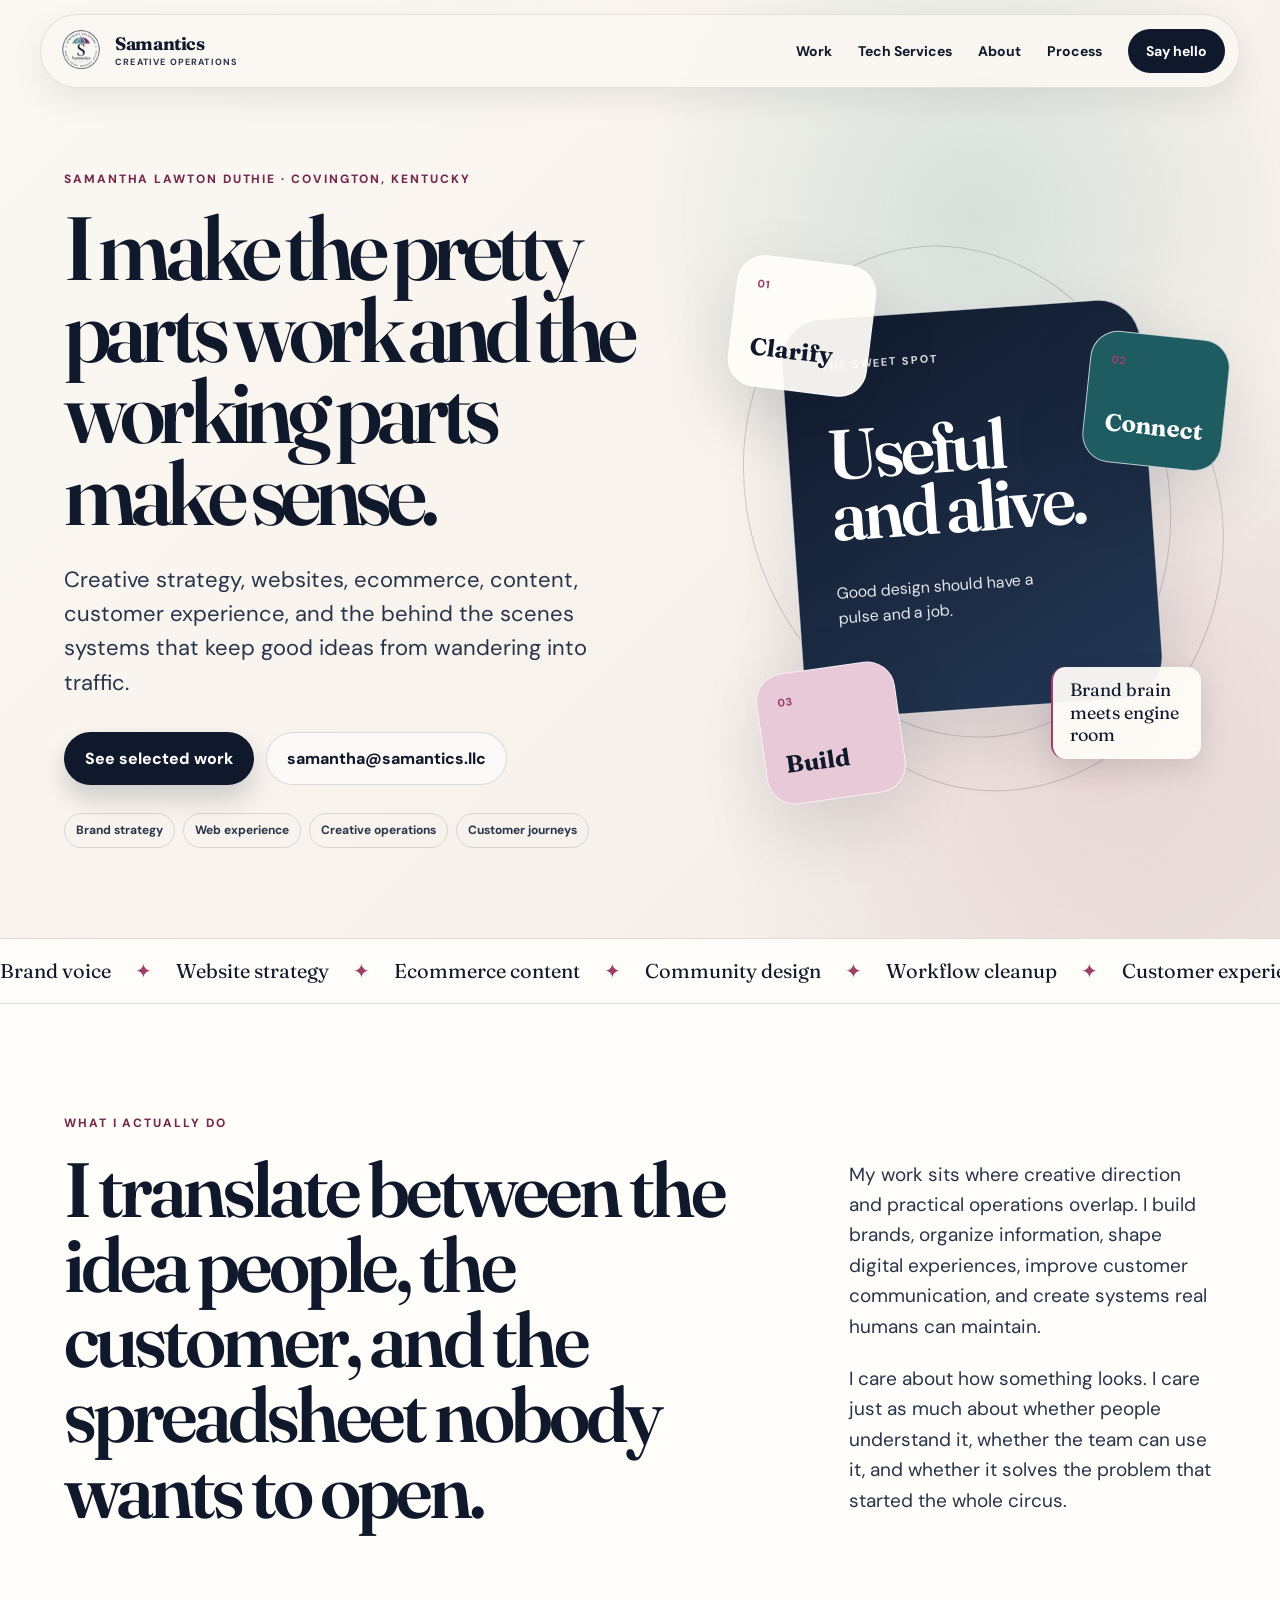
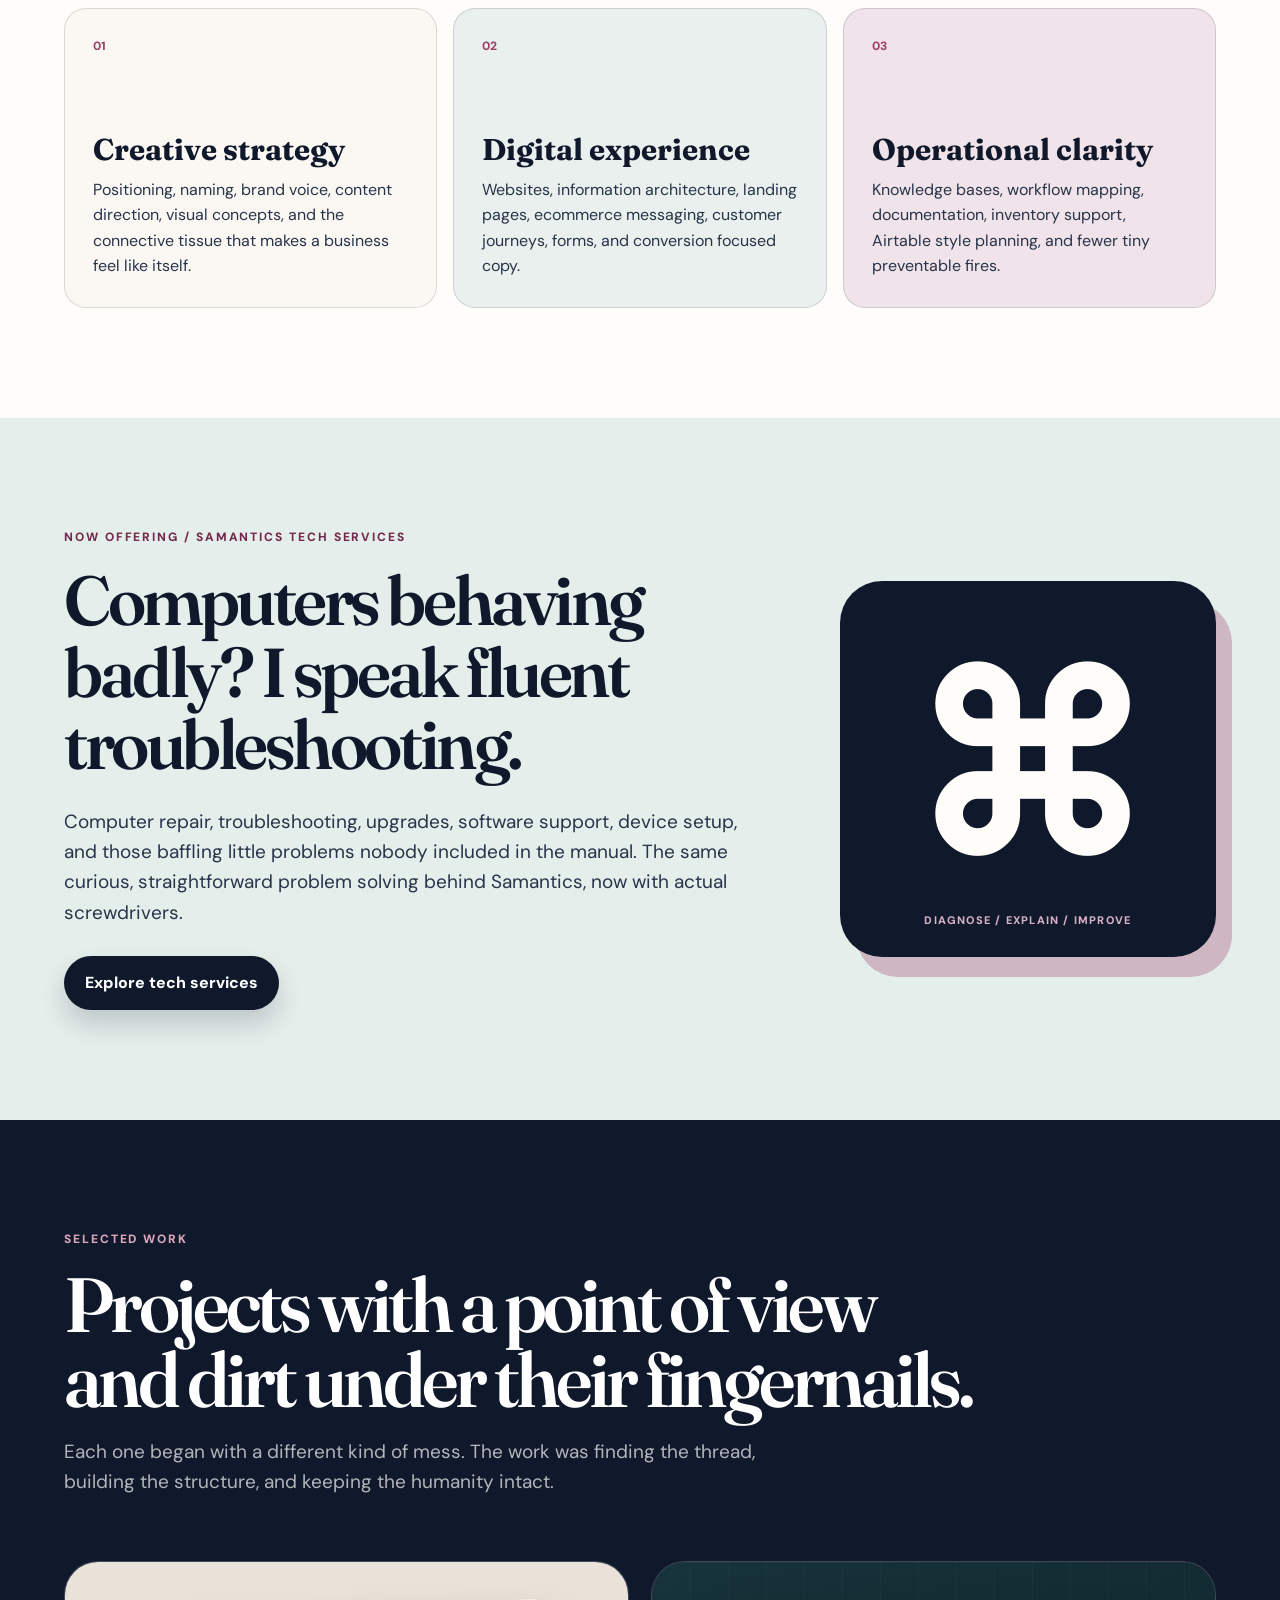
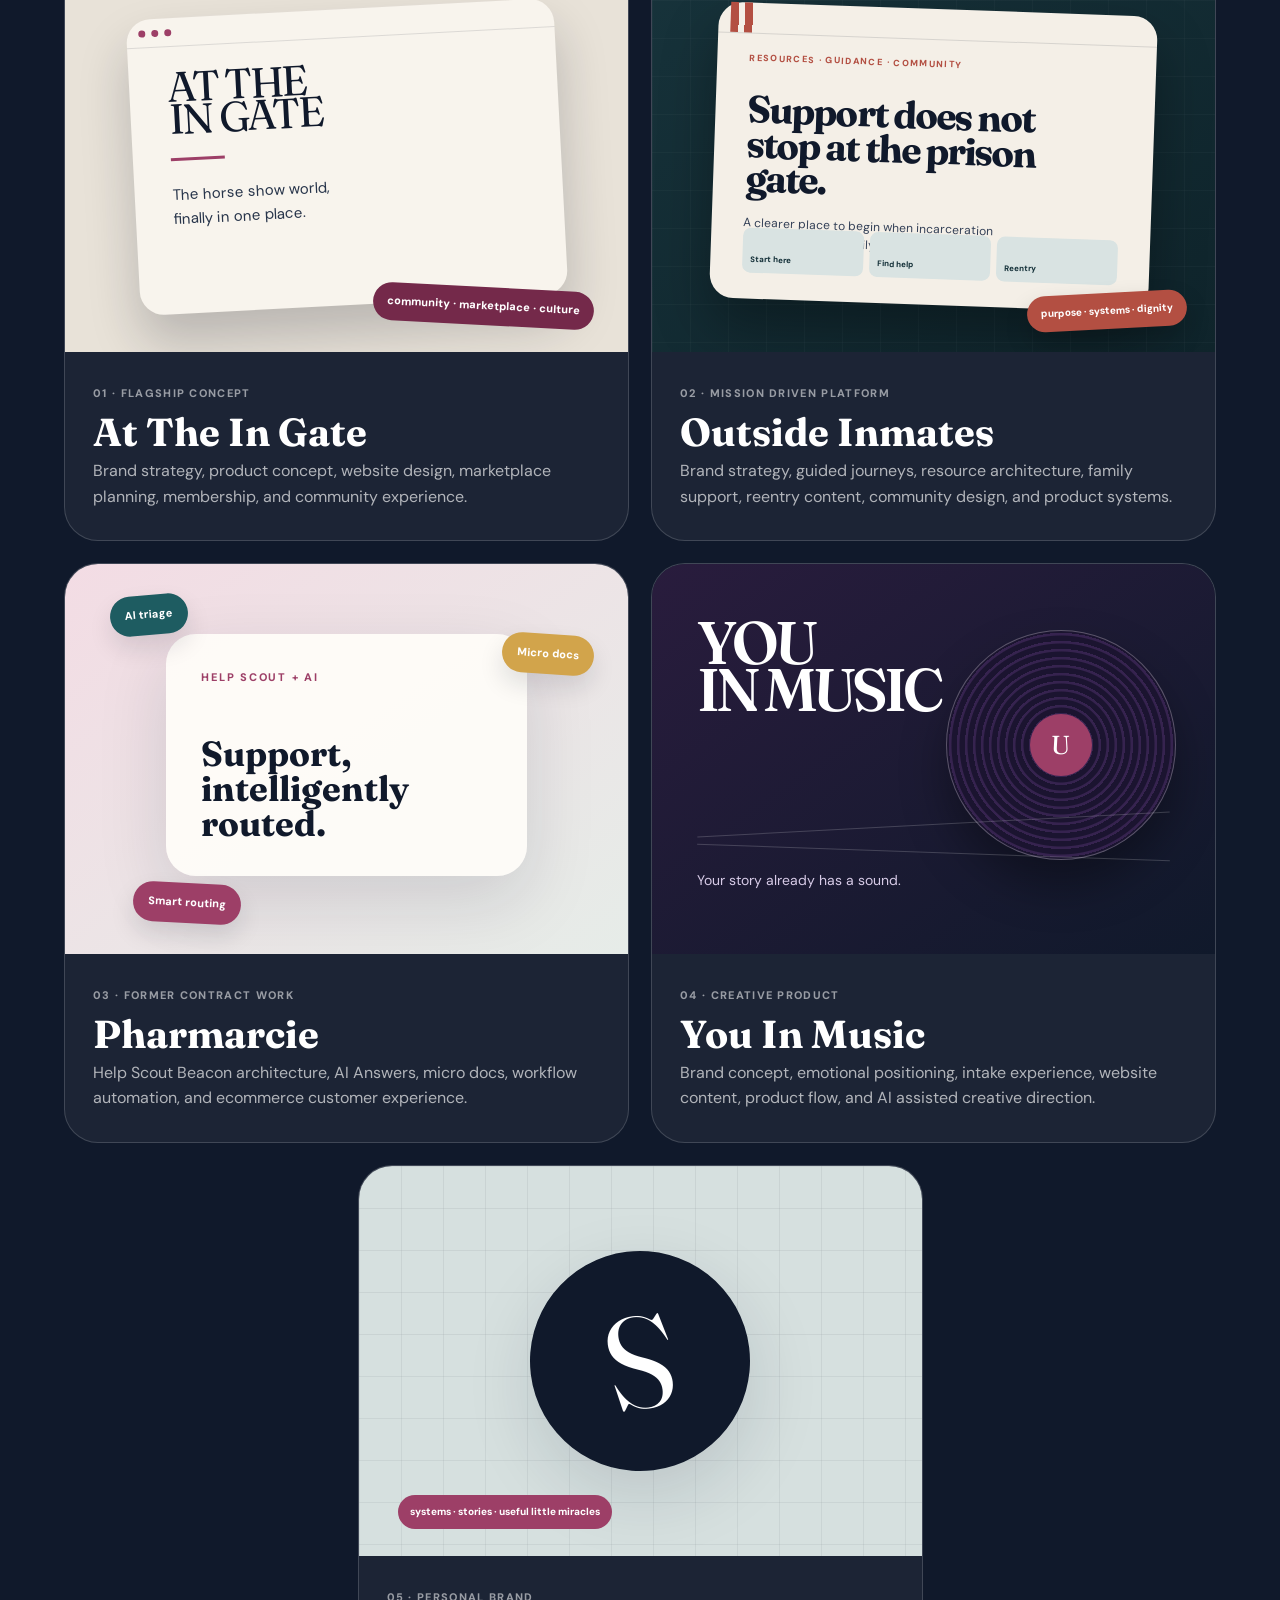
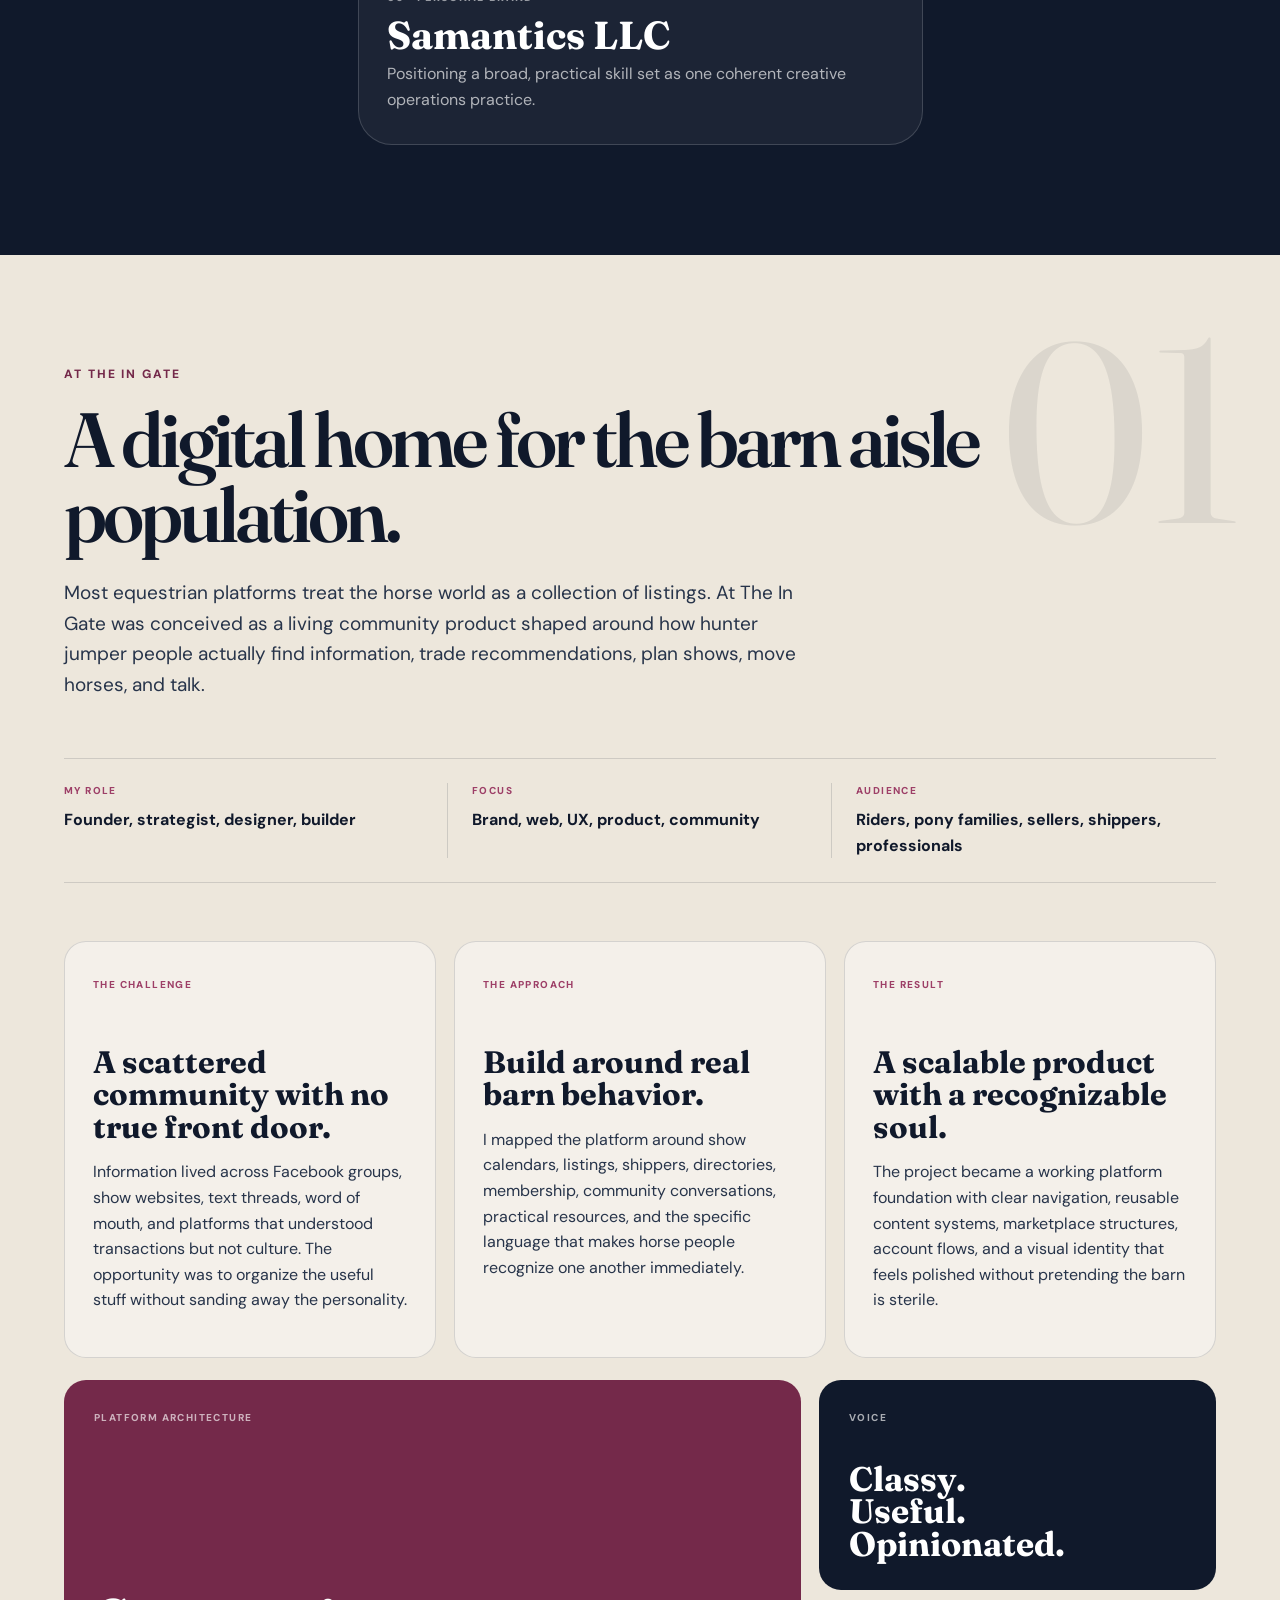
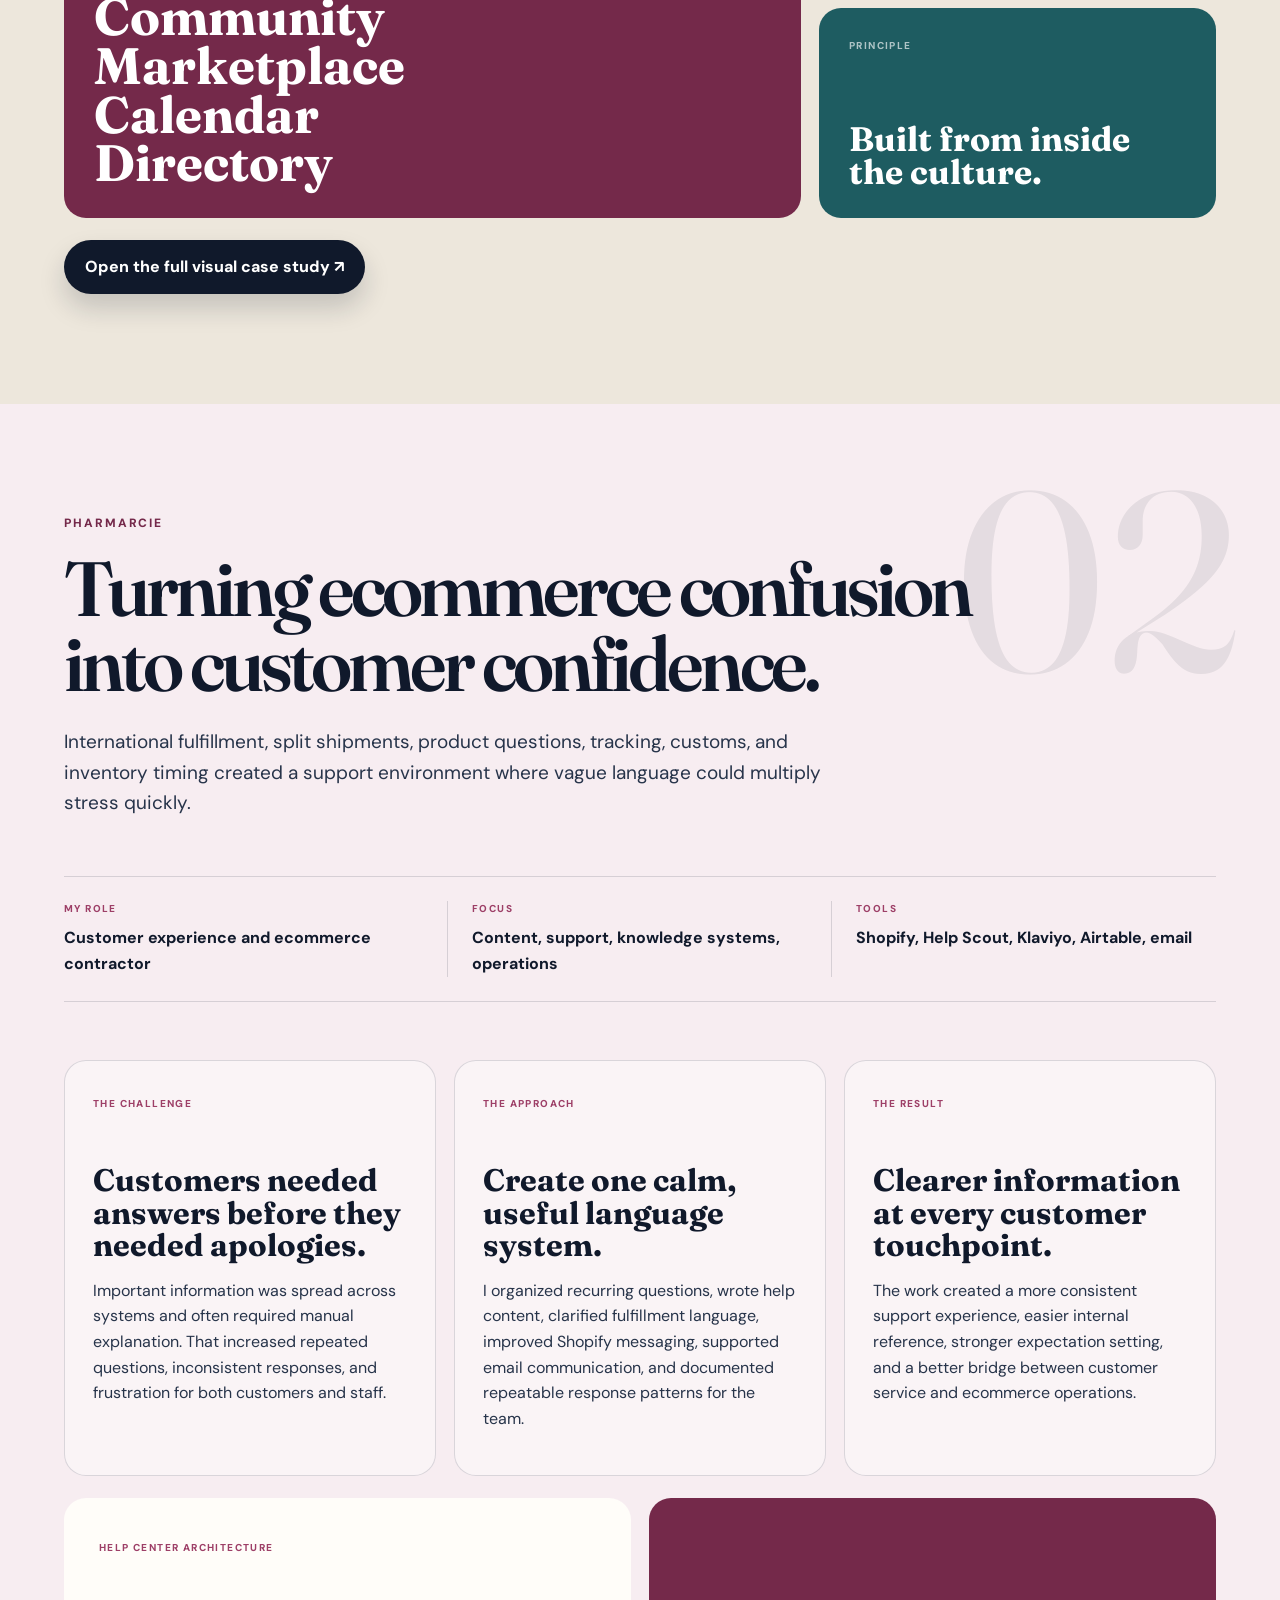
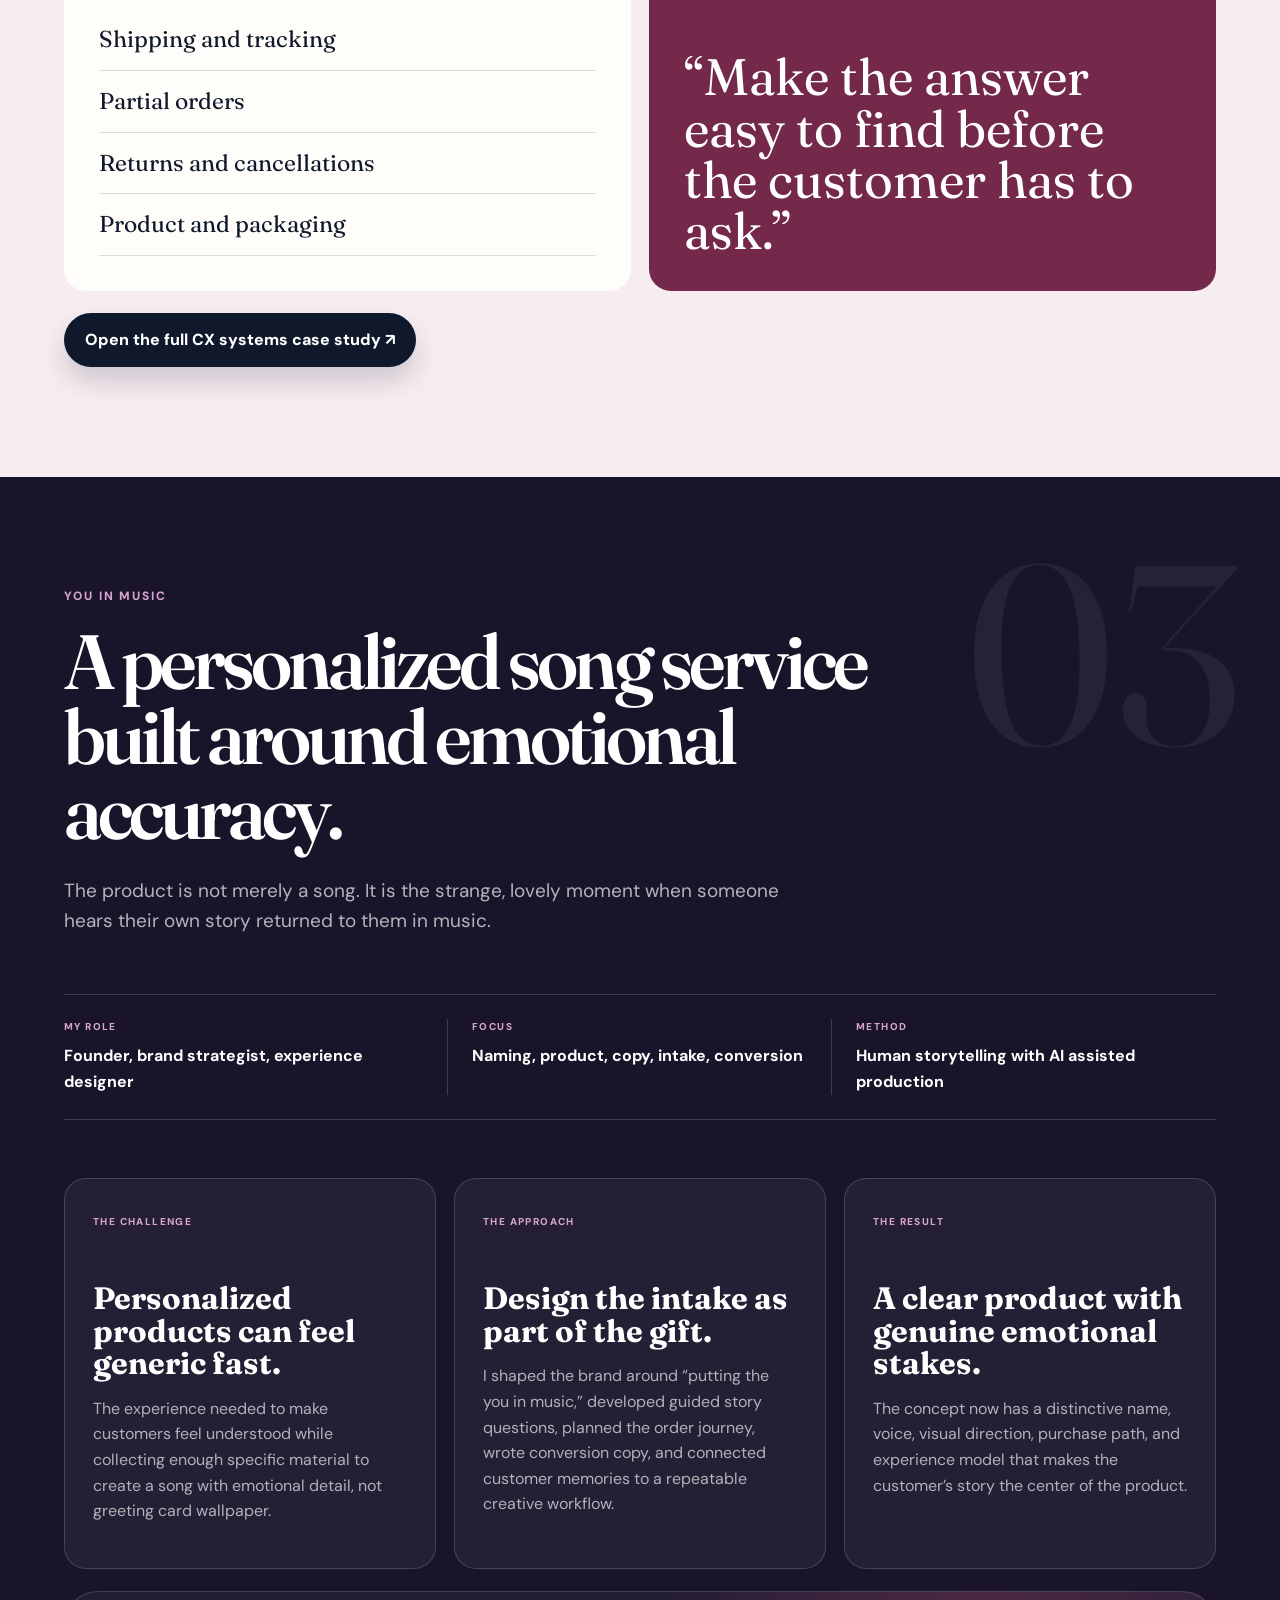
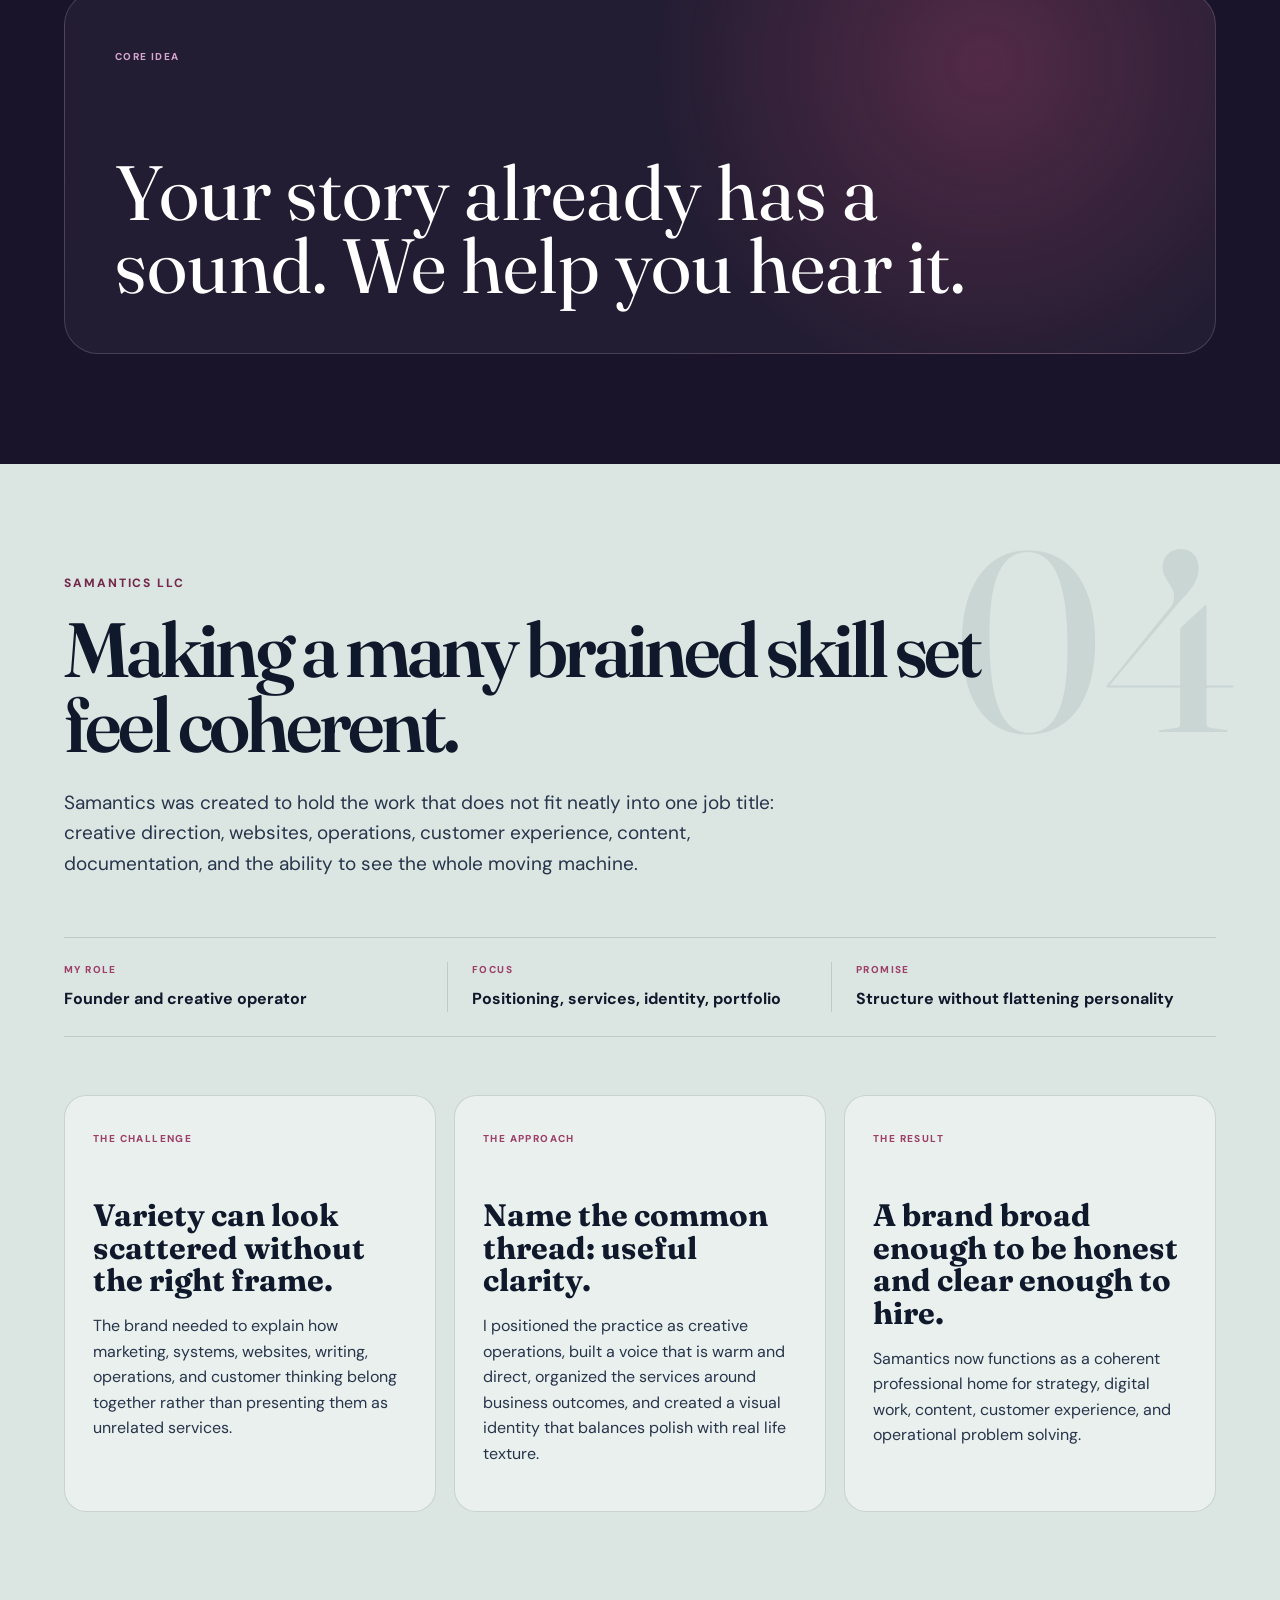
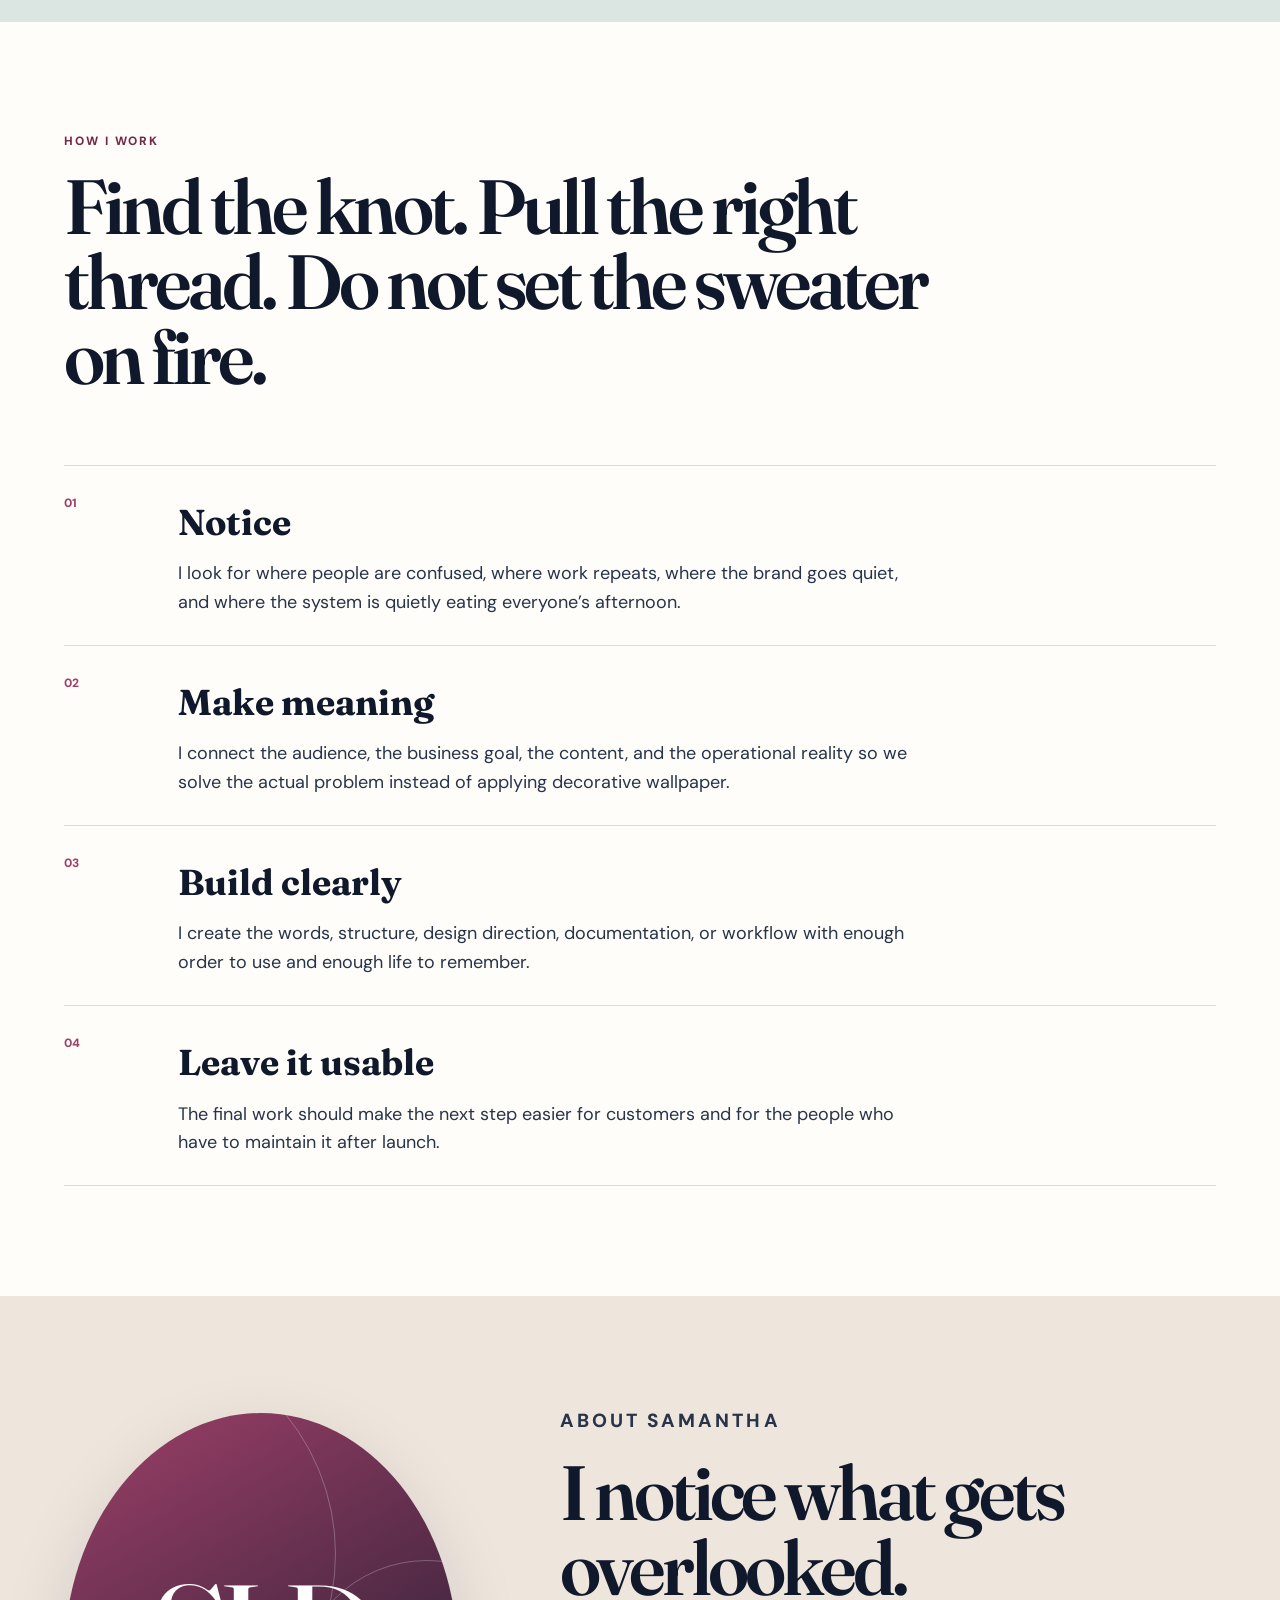
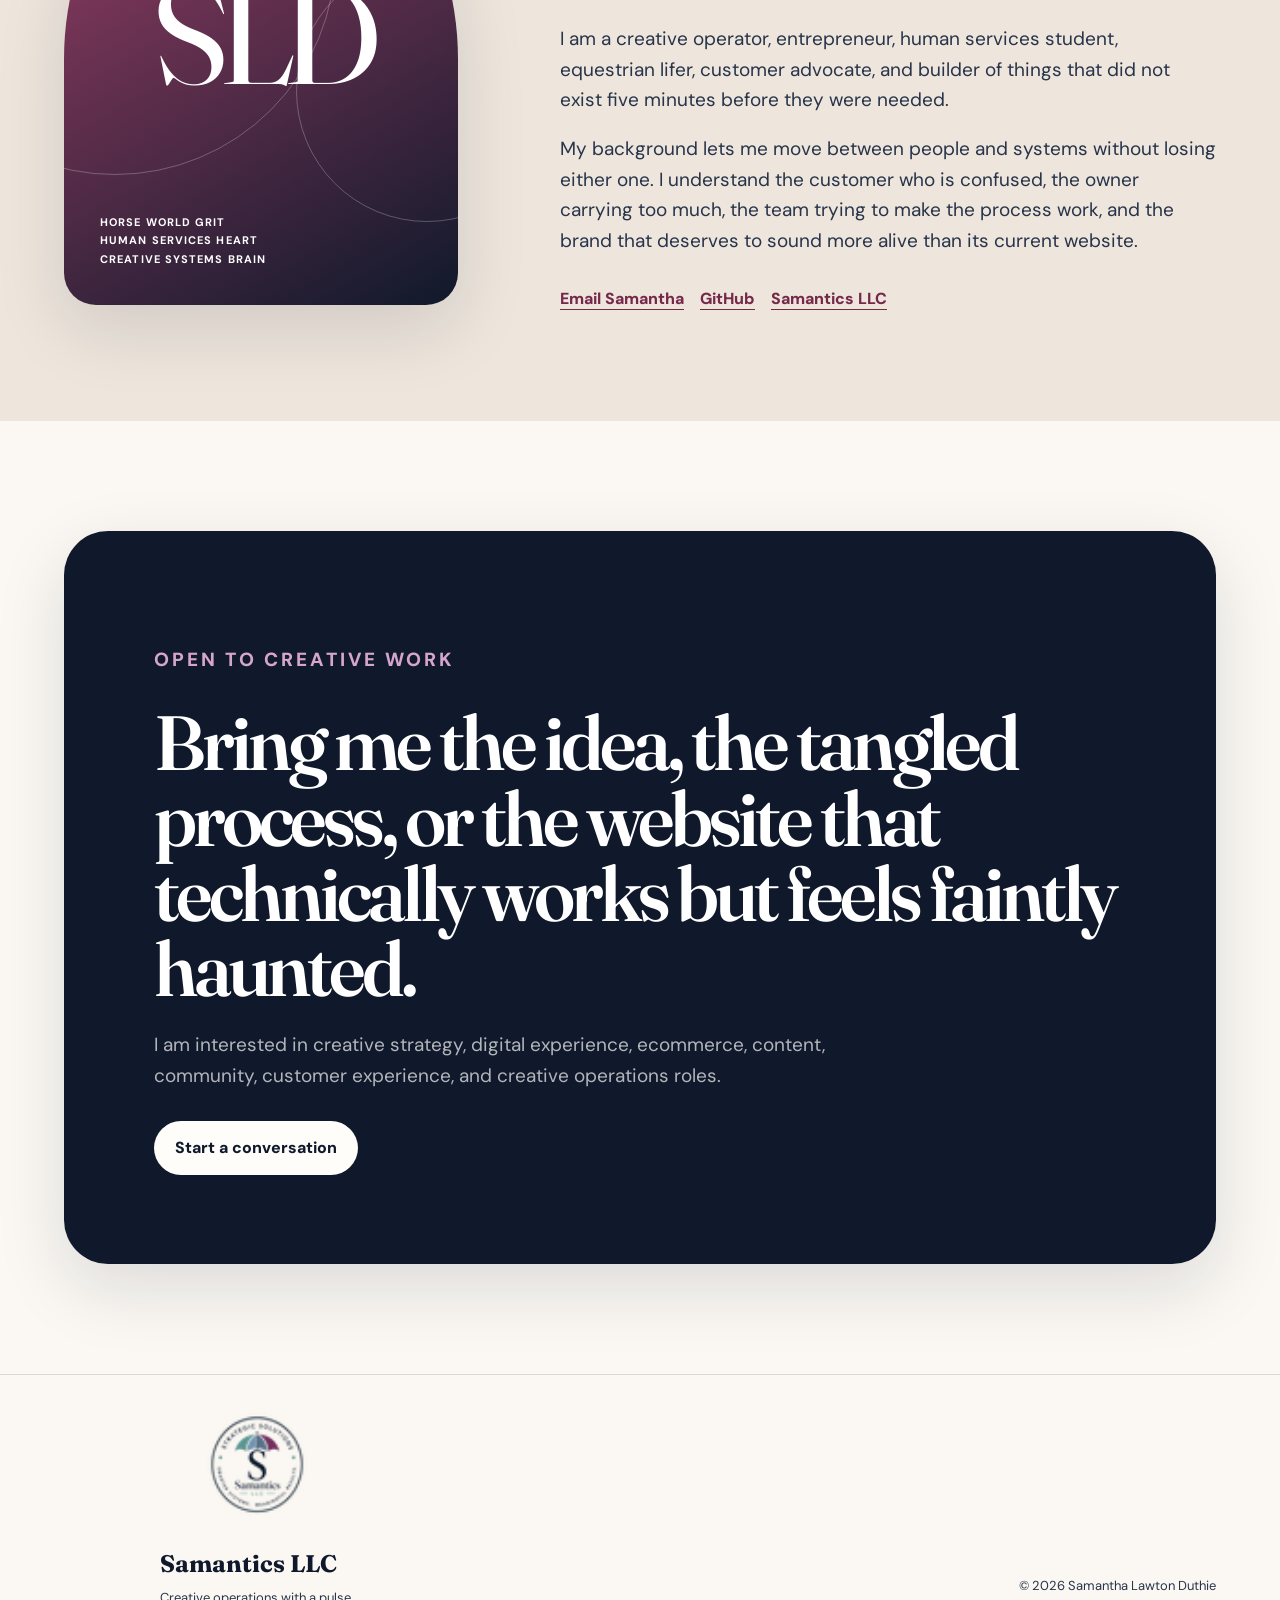
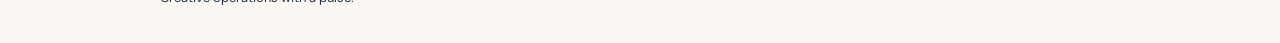
<file: index.html>
<!doctype html>
<html lang="en">
<head>
  <meta charset="utf-8">
  <meta name="viewport" content="width=device-width, initial-scale=1">
  <meta name="description" content="The creative operations portfolio of Samantha Lawton Duthie. Brand strategy, websites, ecommerce, content, customer experience, and systems that work.">
  <meta name="theme-color" content="#10192b">
  <title>Samantha Lawton Duthie | Creative Operations Portfolio</title>
  <link rel="preconnect" href="https://fonts.googleapis.com">
  <link rel="preconnect" href="https://fonts.gstatic.com" crossorigin>
  <link href="https://fonts.googleapis.com/css2?family=DM+Sans:wght@400;500;600;700&family=Fraunces:opsz,wght@9..144,500;9..144,600;9..144,700&display=swap" rel="stylesheet">
  <link rel="stylesheet" href="styles.css">
  <script src="script.js" defer></script>
</head>
<body>
  <a class="skip-link" href="#main">Skip to the good stuff</a>

  <header class="site-header" data-header>
    <a class="wordmark" href="#top" aria-label="Samantics home">
      <span class="wordmark-mark" aria-hidden="true">S</span>
      <span>
        <strong>Samantics</strong>
        <small>Creative operations</small>
      </span>
    </a>

    <button class="menu-button" type="button" aria-expanded="false" aria-controls="site-nav" data-menu-button>
      <span></span><span></span><span></span>
      <span class="sr-only">Open navigation</span>
    </button>

    <nav id="site-nav" class="site-nav" data-nav aria-label="Primary navigation">
      <a href="#work">Work</a>
      <a href="tech-services.html">Tech Services</a>
      <a href="#about">About</a>
      <a href="#process">Process</a>
      <a class="nav-cta" href="mailto:samantha@samantics.llc">Say hello</a>
    </nav>
  </header>

  <main id="main">
    <section class="hero" id="top">
      <div class="hero-copy reveal">
        <p class="eyebrow">Samantha Lawton Duthie · Covington, Kentucky</p>
        <h1>I make the pretty parts work and the working parts make sense.</h1>
        <p class="hero-lede">Creative strategy, websites, ecommerce, content, customer experience, and the behind the scenes systems that keep good ideas from wandering into traffic.</p>
        <div class="hero-actions">
          <a class="button button-primary" href="#work">See selected work</a>
          <a class="button button-ghost" href="mailto:samantha@samantics.llc">samantha@samantics.llc</a>
        </div>
        <ul class="hero-tags" aria-label="Areas of expertise">
          <li>Brand strategy</li>
          <li>Web experience</li>
          <li>Creative operations</li>
          <li>Customer journeys</li>
        </ul>
      </div>

      <div class="hero-stage reveal" aria-label="A visual map of Samantha's creative work">
        <div class="stage-orbit orbit-one"></div>
        <div class="stage-orbit orbit-two"></div>
        <div class="stage-card stage-card-main">
          <span class="stage-kicker">The sweet spot</span>
          <strong>Useful<br>and alive.</strong>
          <p>Good design should have a pulse and a job.</p>
        </div>
        <div class="stage-card stage-card-small stage-card-one"><span>01</span><strong>Clarify</strong></div>
        <div class="stage-card stage-card-small stage-card-two"><span>02</span><strong>Connect</strong></div>
        <div class="stage-card stage-card-small stage-card-three"><span>03</span><strong>Build</strong></div>
        <div class="stage-note">Brand brain<br>meets engine room</div>
      </div>
    </section>

    <section class="marquee" aria-label="Capabilities">
      <div class="marquee-track">
        <span>Brand voice</span><i>✦</i><span>Website strategy</span><i>✦</i><span>Ecommerce content</span><i>✦</i><span>Community design</span><i>✦</i><span>Workflow cleanup</span><i>✦</i><span>Customer experience</span><i>✦</i>
        <span>Brand voice</span><i>✦</i><span>Website strategy</span><i>✦</i><span>Ecommerce content</span><i>✦</i><span>Community design</span><i>✦</i><span>Workflow cleanup</span><i>✦</i><span>Customer experience</span><i>✦</i>
      </div>
    </section>

    <section class="intro-section section-pad" id="about">
      <div class="section-label reveal">What I actually do</div>
      <div class="intro-grid">
        <h2 class="reveal">I translate between the idea people, the customer, and the spreadsheet nobody wants to open.</h2>
        <div class="intro-copy reveal">
          <p>My work sits where creative direction and practical operations overlap. I build brands, organize information, shape digital experiences, improve customer communication, and create systems real humans can maintain.</p>
          <p>I care about how something looks. I care just as much about whether people understand it, whether the team can use it, and whether it solves the problem that started the whole circus.</p>
        </div>
      </div>
      <div class="capability-grid">
        <article class="capability-card reveal"><span>01</span><h3>Creative strategy</h3><p>Positioning, naming, brand voice, content direction, visual concepts, and the connective tissue that makes a business feel like itself.</p></article>
        <article class="capability-card reveal"><span>02</span><h3>Digital experience</h3><p>Websites, information architecture, landing pages, ecommerce messaging, customer journeys, forms, and conversion focused copy.</p></article>
        <article class="capability-card reveal"><span>03</span><h3>Operational clarity</h3><p>Knowledge bases, workflow mapping, documentation, inventory support, Airtable style planning, and fewer tiny preventable fires.</p></article>
      </div>
    </section>

    <section class="tech-preview section-pad" id="tech-preview">
      <div class="tech-preview-copy reveal">
        <p class="eyebrow">Now offering / Samantics Tech Services</p>
        <h2>Computers behaving badly? I speak fluent troubleshooting.</h2>
        <p>Computer repair, troubleshooting, upgrades, software support, device setup, and those baffling little problems nobody included in the manual. The same curious, straightforward problem solving behind Samantics, now with actual screwdrivers.</p>
        <a class="button button-primary" href="tech-services.html">Explore tech services</a>
      </div>
      <div class="tech-preview-art reveal" aria-hidden="true"><span class="tech-preview-symbol">⌘</span><span class="tech-preview-label">Diagnose / explain / improve</span></div>
    </section>

    <section class="work-section section-pad" id="work">
      <div class="work-heading reveal">
        <p class="eyebrow">Selected work</p>
        <h2>Projects with a point of view and dirt under their fingernails.</h2>
        <p>Each one began with a different kind of mess. The work was finding the thread, building the structure, and keeping the humanity intact.</p>
      </div>

      <div class="project-index">
        <a class="project-card project-card-gate reveal" href="#case-gate">
          <div class="project-art project-art-gate" aria-hidden="true">
            <div class="gate-browser"><div class="gate-browser-bar"><i></i><i></i><i></i></div><div class="gate-brand">AT THE<br>IN GATE</div><div class="gate-rule"></div><div class="gate-copy">The horse show world,<br>finally in one place.</div></div>
            <div class="gate-tag">community · marketplace · culture</div>
          </div>
          <div class="project-meta"><span>01 · Flagship concept</span><h3>At The In Gate</h3><p>Brand strategy, product concept, website design, marketplace planning, membership, and community experience.</p></div>
        </a>

        <a class="project-card project-card-pharm reveal" href="#case-pharm">
          <div class="project-art project-art-pharm" aria-hidden="true">
            <div class="pharm-pill pill-a">Shipping clarity</div><div class="pharm-pill pill-b">Help center</div><div class="pharm-pill pill-c">Customer trust</div>
            <div class="pharm-panel"><span>BONJOUR</span><strong>Complex information,<br>made calm.</strong></div>
          </div>
          <div class="project-meta"><span>02 · Former contract work</span><h3>Pharmarcie</h3><p>Ecommerce content, customer experience, knowledge base strategy, workflow documentation, and support operations.</p></div>
        </a>

        <a class="project-card project-card-music reveal" href="#case-music">
          <div class="project-art project-art-music" aria-hidden="true">
            <div class="music-disc"><span>U</span></div><div class="music-wave wave-one"></div><div class="music-wave wave-two"></div><div class="music-title">YOU<br>IN MUSIC</div><div class="music-caption">Your story already has a sound.</div>
          </div>
          <div class="project-meta"><span>03 · Creative product</span><h3>You In Music</h3><p>Brand concept, emotional positioning, intake experience, website content, product flow, and AI assisted creative direction.</p></div>
        </a>

        <a class="project-card project-card-samantics reveal" href="#case-samantics">
          <div class="project-art project-art-samantics" aria-hidden="true"><div class="samantics-grid"></div><div class="samantics-s">S</div><div class="samantics-label">systems · stories · useful little miracles</div></div>
          <div class="project-meta"><span>04 · Personal brand</span><h3>Samantics</h3><p>Positioning a broad, practical skill set as one coherent creative operations practice.</p></div>
        </a>
      </div>
    </section>

    <section class="case-study case-gate section-pad" id="case-gate">
      <div class="case-number reveal">01</div>
      <div class="case-header reveal"><p class="eyebrow">At The In Gate</p><h2>A digital home for the barn aisle population.</h2><p>Most equestrian platforms treat the horse world as a collection of listings. At The In Gate was conceived as a living community product shaped around how hunter jumper people actually find information, trade recommendations, plan shows, move horses, and talk.</p></div>
      <div class="case-facts reveal"><div><span>My role</span><strong>Founder, strategist, designer, builder</strong></div><div><span>Focus</span><strong>Brand, web, UX, product, community</strong></div><div><span>Audience</span><strong>Riders, pony families, sellers, shippers, professionals</strong></div></div>
      <div class="case-story-grid">
        <article class="case-story reveal"><span>The challenge</span><h3>A scattered community with no true front door.</h3><p>Information lived across Facebook groups, show websites, text threads, word of mouth, and platforms that understood transactions but not culture. The opportunity was to organize the useful stuff without sanding away the personality.</p></article>
        <article class="case-story reveal"><span>The approach</span><h3>Build around real barn behavior.</h3><p>I mapped the platform around show calendars, listings, shippers, directories, membership, community conversations, practical resources, and the specific language that makes horse people recognize one another immediately.</p></article>
        <article class="case-story reveal"><span>The result</span><h3>A scalable product with a recognizable soul.</h3><p>The project became a working platform foundation with clear navigation, reusable content systems, marketplace structures, account flows, and a visual identity that feels polished without pretending the barn is sterile.</p></article>
      </div>
      <div class="case-gallery gate-gallery reveal" aria-label="At The In Gate design concepts"><div class="gallery-panel gate-panel-large"><span>Platform architecture</span><strong>Community<br>Marketplace<br>Calendar<br>Directory</strong></div><div class="gallery-panel gate-panel-small"><span>Voice</span><strong>Classy.<br>Useful.<br>Opinionated.</strong></div><div class="gallery-panel gate-panel-small gate-panel-accent"><span>Principle</span><strong>Built from inside the culture.</strong></div></div>
    </section>

    <section class="case-study case-pharm section-pad" id="case-pharm">
      <div class="case-number reveal">02</div>
      <div class="case-header reveal"><p class="eyebrow">Pharmarcie</p><h2>Turning ecommerce confusion into customer confidence.</h2><p>International fulfillment, split shipments, product questions, tracking, customs, and inventory timing created a support environment where vague language could multiply stress quickly.</p></div>
      <div class="case-facts reveal"><div><span>My role</span><strong>Customer experience and ecommerce contractor</strong></div><div><span>Focus</span><strong>Content, support, knowledge systems, operations</strong></div><div><span>Tools</span><strong>Shopify, Help Scout, Klaviyo, Airtable, email</strong></div></div>
      <div class="case-story-grid">
        <article class="case-story reveal"><span>The challenge</span><h3>Customers needed answers before they needed apologies.</h3><p>Important information was spread across systems and often required manual explanation. That increased repeated questions, inconsistent responses, and frustration for both customers and staff.</p></article>
        <article class="case-story reveal"><span>The approach</span><h3>Create one calm, useful language system.</h3><p>I organized recurring questions, wrote help content, clarified fulfillment language, improved Shopify messaging, supported email communication, and documented repeatable response patterns for the team.</p></article>
        <article class="case-story reveal"><span>The result</span><h3>Clearer information at every customer touchpoint.</h3><p>The work created a more consistent support experience, easier internal reference, stronger expectation setting, and a better bridge between customer service and ecommerce operations.</p></article>
      </div>
      <div class="case-gallery pharm-gallery reveal" aria-label="Pharmarcie content system concepts"><div class="pharm-doc"><span>Help center architecture</span><ul><li>Shipping and tracking</li><li>Partial orders</li><li>Returns and cancellations</li><li>Product and packaging</li></ul></div><blockquote>“Make the answer easy to find before the customer has to ask.”</blockquote></div>
    </section>

    <section class="case-study case-music section-pad" id="case-music">
      <div class="case-number reveal">03</div>
      <div class="case-header reveal"><p class="eyebrow">You In Music</p><h2>A personalized song service built around emotional accuracy.</h2><p>The product is not merely a song. It is the strange, lovely moment when someone hears their own story returned to them in music.</p></div>
      <div class="case-facts reveal"><div><span>My role</span><strong>Founder, brand strategist, experience designer</strong></div><div><span>Focus</span><strong>Naming, product, copy, intake, conversion</strong></div><div><span>Method</span><strong>Human storytelling with AI assisted production</strong></div></div>
      <div class="case-story-grid">
        <article class="case-story reveal"><span>The challenge</span><h3>Personalized products can feel generic fast.</h3><p>The experience needed to make customers feel understood while collecting enough specific material to create a song with emotional detail, not greeting card wallpaper.</p></article>
        <article class="case-story reveal"><span>The approach</span><h3>Design the intake as part of the gift.</h3><p>I shaped the brand around “putting the you in music,” developed guided story questions, planned the order journey, wrote conversion copy, and connected customer memories to a repeatable creative workflow.</p></article>
        <article class="case-story reveal"><span>The result</span><h3>A clear product with genuine emotional stakes.</h3><p>The concept now has a distinctive name, voice, visual direction, purchase path, and experience model that makes the customer’s story the center of the product.</p></article>
      </div>
      <div class="music-quote reveal"><span>Core idea</span><blockquote>Your story already has a sound. We help you hear it.</blockquote></div>
    </section>

    <section class="case-study case-samantics section-pad" id="case-samantics">
      <div class="case-number reveal">04</div>
      <div class="case-header reveal"><p class="eyebrow">Samantics</p><h2>Making a many brained skill set feel coherent.</h2><p>Samantics was created to hold the work that does not fit neatly into one job title: creative direction, websites, operations, customer experience, content, documentation, and the ability to see the whole moving machine.</p></div>
      <div class="case-facts reveal"><div><span>My role</span><strong>Founder and creative operator</strong></div><div><span>Focus</span><strong>Positioning, services, identity, portfolio</strong></div><div><span>Promise</span><strong>Structure without flattening personality</strong></div></div>
      <div class="case-story-grid">
        <article class="case-story reveal"><span>The challenge</span><h3>Variety can look scattered without the right frame.</h3><p>The brand needed to explain how marketing, systems, websites, writing, operations, and customer thinking belong together rather than presenting them as unrelated services.</p></article>
        <article class="case-story reveal"><span>The approach</span><h3>Name the common thread: useful clarity.</h3><p>I positioned the practice as creative operations, built a voice that is warm and direct, organized the services around business outcomes, and created a visual identity that balances polish with real life texture.</p></article>
        <article class="case-story reveal"><span>The result</span><h3>A brand broad enough to be honest and clear enough to hire.</h3><p>Samantics now functions as a coherent professional home for strategy, digital work, content, customer experience, and operational problem solving.</p></article>
      </div>
    </section>

    <section class="process-section section-pad" id="process">
      <div class="process-intro reveal"><p class="eyebrow">How I work</p><h2>Find the knot. Pull the right thread. Do not set the sweater on fire.</h2></div>
      <ol class="process-list">
        <li class="reveal"><span>01</span><div><h3>Notice</h3><p>I look for where people are confused, where work repeats, where the brand goes quiet, and where the system is quietly eating everyone’s afternoon.</p></div></li>
        <li class="reveal"><span>02</span><div><h3>Make meaning</h3><p>I connect the audience, the business goal, the content, and the operational reality so we solve the actual problem instead of applying decorative wallpaper.</p></div></li>
        <li class="reveal"><span>03</span><div><h3>Build clearly</h3><p>I create the words, structure, design direction, documentation, or workflow with enough order to use and enough life to remember.</p></div></li>
        <li class="reveal"><span>04</span><div><h3>Leave it usable</h3><p>The final work should make the next step easier for customers and for the people who have to maintain it after launch.</p></div></li>
      </ol>
    </section>

    <section class="about-me section-pad">
      <div class="about-portrait reveal" aria-hidden="true"><div class="portrait-frame"><span class="portrait-initials">SLD</span><div class="portrait-ring"></div><small>horse world grit<br>human services heart<br>creative systems brain</small></div></div>
      <div class="about-content reveal"><p class="eyebrow">About Samantha</p><h2>I notice what gets overlooked.</h2><p>I am a creative operator, entrepreneur, human services student, equestrian lifer, customer advocate, and builder of things that did not exist five minutes before they were needed.</p><p>My background lets me move between people and systems without losing either one. I understand the customer who is confused, the owner carrying too much, the team trying to make the process work, and the brand that deserves to sound more alive than its current website.</p><div class="about-links"><a href="mailto:samantha@samantics.llc">Email Samantha</a><a href="https://github.com/samzwiches" target="_blank" rel="noreferrer">GitHub</a><a href="https://samantics.llc" target="_blank" rel="noreferrer">Samantics LLC</a></div></div>
    </section>

    <section class="contact-section section-pad">
      <div class="contact-card reveal"><p class="eyebrow">Open to creative work</p><h2>Bring me the idea, the tangled process, or the website that technically works but feels faintly haunted.</h2><p>I am interested in creative strategy, digital experience, ecommerce, content, community, customer experience, and creative operations roles.</p><a class="button button-light" href="mailto:samantha@samantics.llc?subject=Creative%20opportunity">Start a conversation</a></div>
    </section>
  </main>

  <footer class="site-footer"><div><strong>Samantics</strong><span>Creative operations with a pulse.</span></div><p>© <span data-year></span> Samantha Lawton Duthie</p></footer>
</body>
</html>
</file>
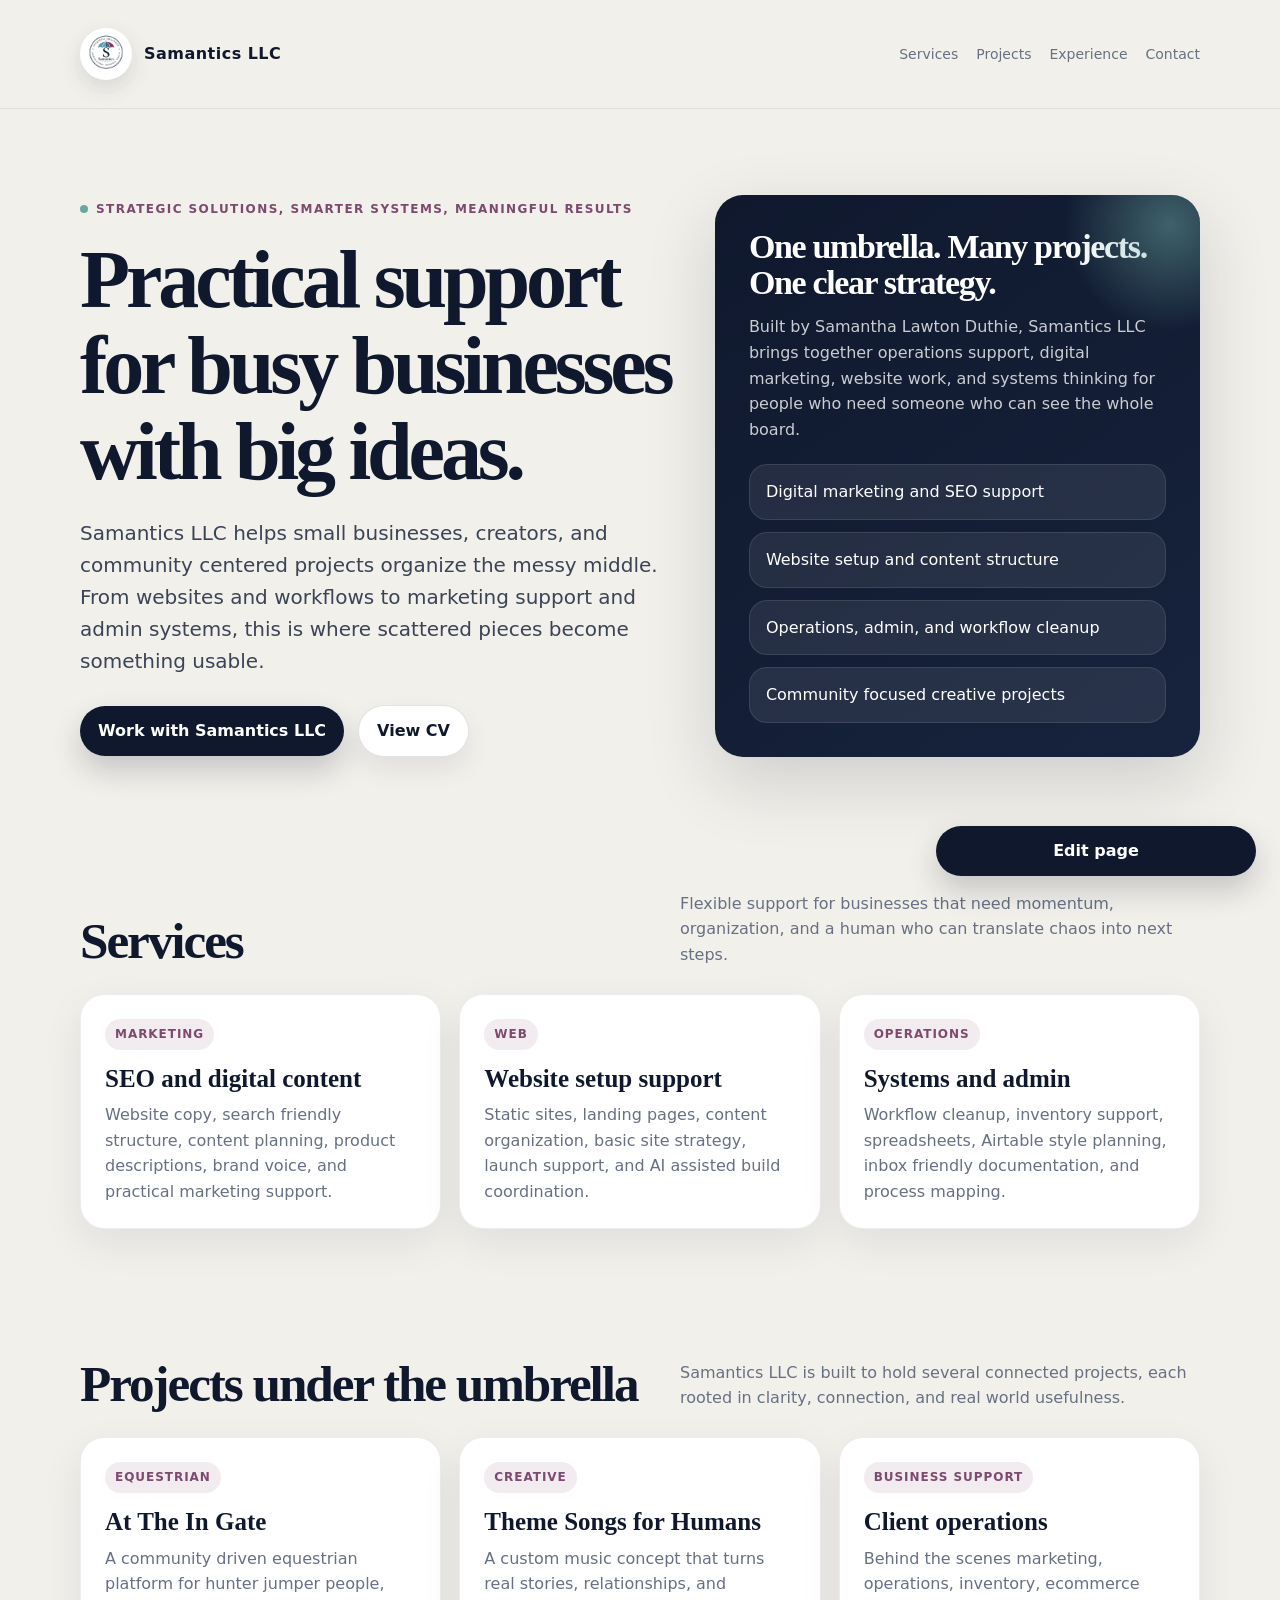
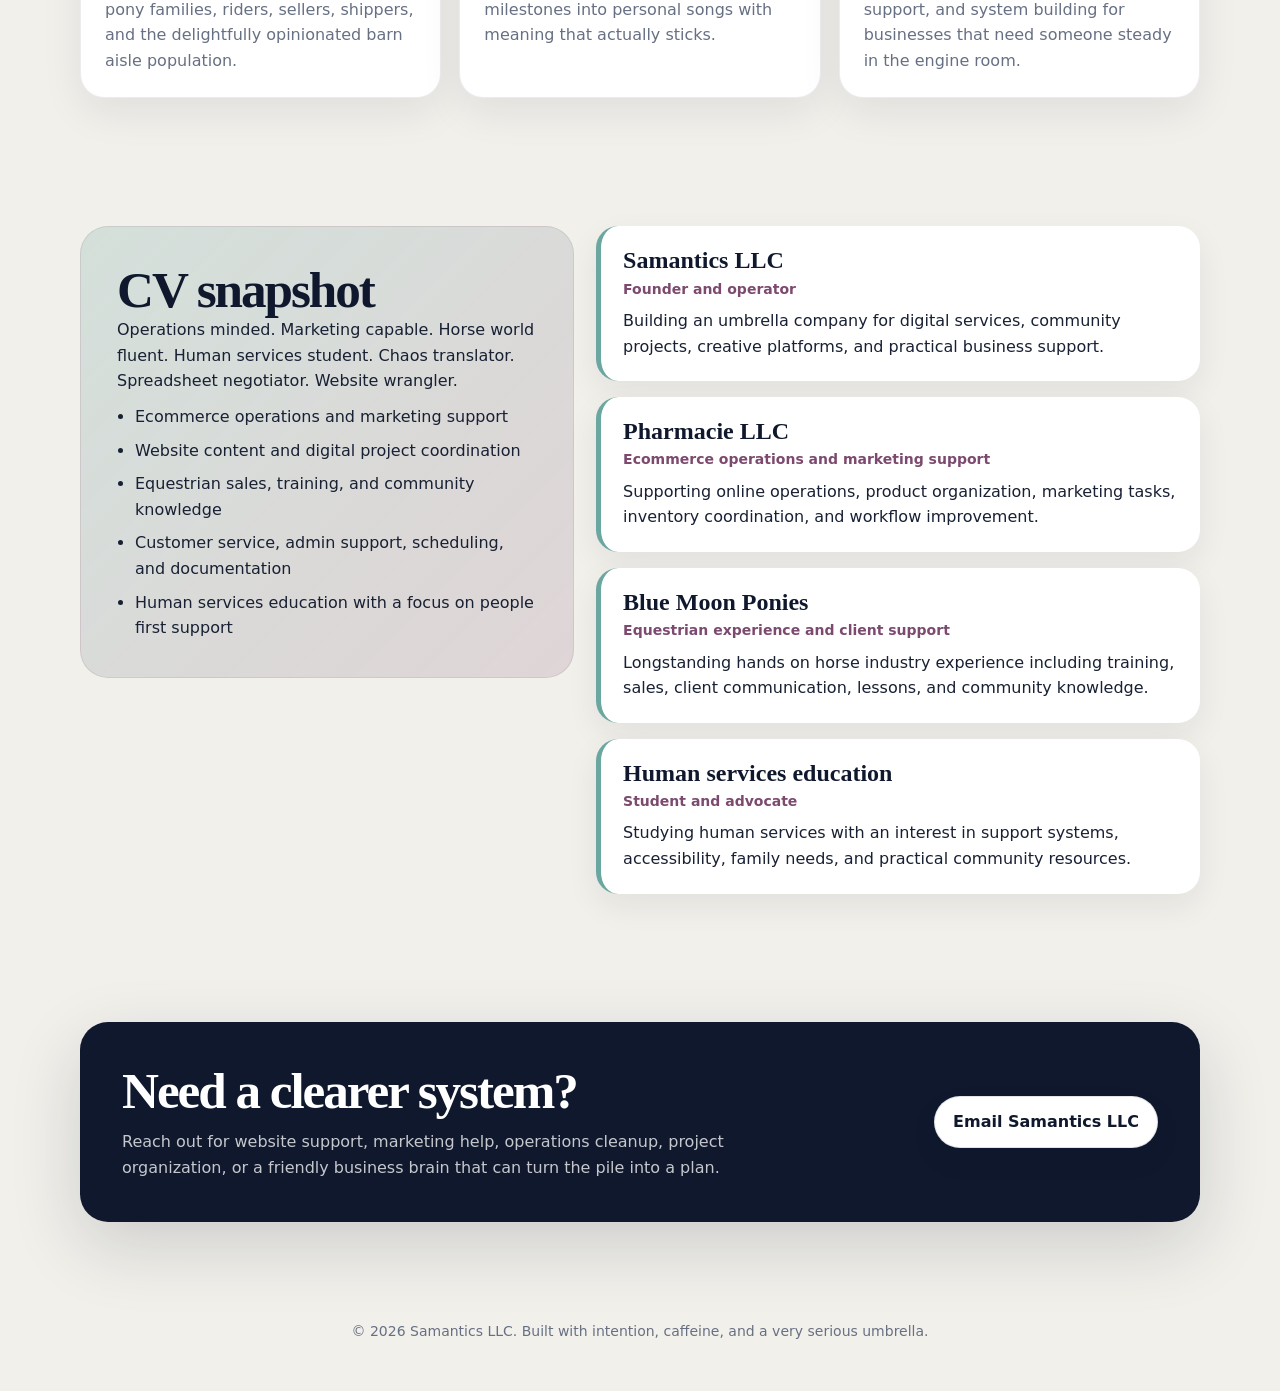
<file: samantics-cloudflare-site/index.html>
<!doctype html>
<html lang="en">
<head>
  <meta charset="utf-8" />
  <meta name="viewport" content="width=device-width, initial-scale=1" />
  <title>Samantics LLC | Samantha Lawton Duthie</title>
  <meta name="description" content="Samantics LLC provides strategic solutions, smarter systems, and meaningful results for small businesses, creators, and community driven projects." />
  <link rel="icon" href="./images/logo.png" />
  <link rel="stylesheet" href="./styles.css" />
</head>
<body>
  <header class="site-header">
    <div class="page-shell site-nav">
      <a class="site-brand" href="#top" aria-label="Samantics LLC home">
        <img class="brand-logo" src="./images/logo.png" alt="Samantics LLC Logo" />
        <span class="brand-name">Samantics LLC</span>
      </a>
      <nav class="site-links" aria-label="Main navigation">
        <a href="#services">Services</a>
        <a href="#projects">Projects</a>
        <a href="#experience">Experience</a>
        <a href="#contact">Contact</a>
      </nav>
    </div>
  </header>

  <main id="top" class="page-shell">
    <section class="hero-section">
      <div class="hero-copy">
        <div class="section-eyebrow" data-editable><span></span> Strategic solutions, smarter systems, meaningful results</div>
        <h1 data-editable>Practical support for busy businesses with big ideas.</h1>
        <p class="hero-description" data-editable>Samantics LLC helps small businesses, creators, and community centered projects organize the messy middle. From websites and workflows to marketing support and admin systems, this is where scattered pieces become something usable.</p>
        <div class="hero-actions">
          <a class="button" href="mailto:slduthie@gmail.com" data-editable>Work with Samantics LLC</a>
          <a class="button secondary" href="#experience" data-editable>View CV</a>
        </div>
      </div>
      <aside class="hero-summary" aria-label="About Samantics">
        <h2 data-editable>One umbrella. Many projects. One clear strategy.</h2>
        <p data-editable>Built by Samantha Lawton Duthie, Samantics LLC brings together operations support, digital marketing, website work, and systems thinking for people who need someone who can see the whole board.</p>
        <div class="summary-list">
          <div data-editable>Digital marketing and SEO support</div>
          <div data-editable>Website setup and content structure</div>
          <div data-editable>Operations, admin, and workflow cleanup</div>
          <div data-editable>Community focused creative projects</div>
        </div>
      </aside>
    </section>

    <section id="services">
      <div class="section-head">
        <h2 data-editable>Services</h2>
        <p data-editable>Flexible support for businesses that need momentum, organization, and a human who can translate chaos into next steps.</p>
      </div>
      <div class="service-grid">
        <article class="info-card">
          <span class="card-tag" data-editable>Marketing</span>
          <h3 data-editable>SEO and digital content</h3>
          <p data-editable>Website copy, search friendly structure, content planning, product descriptions, brand voice, and practical marketing support.</p>
        </article>
        <article class="info-card">
          <span class="card-tag" data-editable>Web</span>
          <h3 data-editable>Website setup support</h3>
          <p data-editable>Static sites, landing pages, content organization, basic site strategy, launch support, and AI assisted build coordination.</p>
        </article>
        <article class="info-card">
          <span class="card-tag" data-editable>Operations</span>
          <h3 data-editable>Systems and admin</h3>
          <p data-editable>Workflow cleanup, inventory support, spreadsheets, Airtable style planning, inbox friendly documentation, and process mapping.</p>
        </article>
      </div>
    </section>

    <section id="projects">
      <div class="section-head">
        <h2 data-editable>Projects under the umbrella</h2>
        <p data-editable>Samantics LLC is built to hold several connected projects, each rooted in clarity, connection, and real world usefulness.</p>
      </div>
      <div class="project-grid">
        <article class="info-card">
          <span class="card-tag" data-editable>Equestrian</span>
          <h3 data-editable>At The In Gate</h3>
          <p data-editable>A community driven equestrian platform for hunter jumper people, pony families, riders, sellers, shippers, and the delightfully opinionated barn aisle population.</p>
        </article>
        <article class="info-card">
          <span class="card-tag" data-editable>Creative</span>
          <h3 data-editable>Theme Songs for Humans</h3>
          <p data-editable>A custom music concept that turns real stories, relationships, and milestones into personal songs with meaning that actually sticks.</p>
        </article>
        <article class="info-card">
          <span class="card-tag" data-editable>Business support</span>
          <h3 data-editable>Client operations</h3>
          <p data-editable>Behind the scenes marketing, operations, inventory, ecommerce support, and system building for businesses that need someone steady in the engine room.</p>
        </article>
      </div>
    </section>

    <section id="experience">
      <div class="experience-layout">
        <div class="experience-banner">
          <h2 data-editable>CV snapshot</h2>
          <p data-editable>Operations minded. Marketing capable. Horse world fluent. Human services student. Chaos translator. Spreadsheet negotiator. Website wrangler.</p>
          <ul>
            <li data-editable>Ecommerce operations and marketing support</li>
            <li data-editable>Website content and digital project coordination</li>
            <li data-editable>Equestrian sales, training, and community knowledge</li>
            <li data-editable>Customer service, admin support, scheduling, and documentation</li>
            <li data-editable>Human services education with a focus on people first support</li>
          </ul>
        </div>
        <div class="experience-list">
          <article class="experience-card">
            <h3 data-editable>Samantics LLC</h3>
            <div class="role-meta" data-editable>Founder and operator</div>
            <p data-editable>Building an umbrella company for digital services, community projects, creative platforms, and practical business support.</p>
          </article>
          <article class="experience-card">
            <h3 data-editable>Pharmacie LLC</h3>
            <div class="role-meta" data-editable>Ecommerce operations and marketing support</div>
            <p data-editable>Supporting online operations, product organization, marketing tasks, inventory coordination, and workflow improvement.</p>
          </article>
          <article class="experience-card">
            <h3 data-editable>Blue Moon Ponies</h3>
            <div class="role-meta" data-editable>Equestrian experience and client support</div>
            <p data-editable>Longstanding hands on horse industry experience including training, sales, client communication, lessons, and community knowledge.</p>
          </article>
          <article class="experience-card">
            <h3 data-editable>Human services education</h3>
            <div class="role-meta" data-editable>Student and advocate</div>
            <p data-editable>Studying human services with an interest in support systems, accessibility, family needs, and practical community resources.</p>
          </article>
        </div>
      </div>
    </section>

    <section id="contact">
      <div class="contact-panel">
        <div>
          <h2 data-editable>Need a clearer system?</h2>
          <p data-editable>Reach out for website support, marketing help, operations cleanup, project organization, or a friendly business brain that can turn the pile into a plan.</p>
        </div>
        <a class="button secondary" href="mailto:slduthie@gmail.com" data-editable>Email Samantics LLC</a>
      </div>
    </section>
  </main>

  <div class="visual-editor" aria-label="Visual editor">
    <button class="editor-toggle" id="editorToggle" type="button" aria-pressed="false">Edit page</button>
    <div class="editor-panel" id="editorPanel" hidden>
      <p class="editor-title">Visual editor</p>
      <p class="editor-help">Turn on edit mode, click any highlighted text, adjust colors, and save your changes.</p>
      <div class="editor-color-grid">
        <label class="editor-field">
          <span>Navy</span>
          <input type="color" value="#0f182d" data-theme-control="--navy" />
        </label>
        <label class="editor-field">
          <span>Teal</span>
          <input type="color" value="#6ba7a1" data-theme-control="--teal" />
        </label>
        <label class="editor-field">
          <span>Plum</span>
          <input type="color" value="#7c4a6e" data-theme-control="--plum" />
        </label>
        <label class="editor-field">
          <span>Coral</span>
          <input type="color" value="#e18a7a" data-theme-control="--coral" />
        </label>
        <label class="editor-field">
          <span>Cream</span>
          <input type="color" value="#f2f0eb" data-theme-control="--cream" />
        </label>
        <label class="editor-field">
          <span>Blue</span>
          <input type="color" value="#8faec9" data-theme-control="--blue" />
        </label>
      </div>
      <div class="editor-actions">
        <button class="editor-button" type="button" data-editor-action="save">Save changes</button>
        <button class="editor-button editor-button-secondary" type="button" data-editor-action="reset">Reset</button>
      </div>
    </div>
  </div>

  <footer class="site-footer">
    <div class="page-shell">© <span id="year"></span> <span data-editable>Samantics LLC. Built with intention, caffeine, and a very serious umbrella.</span></div>
  </footer>

  <script>
    const editableNodes = [...document.querySelectorAll("[data-editable]")];
    const colorInputs = [...document.querySelectorAll("[data-theme-control]")];
    const editorToggle = document.getElementById("editorToggle");
    const editorPanel = document.getElementById("editorPanel");
    const editorStorageKey = "samantics-visual-editor";
    let isEditMode = false;

    document.getElementById("year").textContent = new Date().getFullYear();

    function applyThemeValue(variableName, value) {
      document.documentElement.style.setProperty(variableName, value);
    }

    function loadEditorState() {
      const storedState = localStorage.getItem(editorStorageKey);

      if (!storedState) {
        return;
      }

      const parsedState = JSON.parse(storedState);

      parsedState.content?.forEach((item) => {
        if (editableNodes[item.index]) {
          editableNodes[item.index].innerHTML = item.html;
        }
      });

      colorInputs.forEach((input) => {
        const storedColor = parsedState.theme?.[input.dataset.themeControl];

        if (storedColor) {
          input.value = storedColor;
          applyThemeValue(input.dataset.themeControl, storedColor);
        }
      });
    }

    function setEditMode(nextValue) {
      isEditMode = nextValue;
      document.body.classList.toggle("editor-active", nextValue);
      editorToggle.textContent = nextValue ? "Stop editing" : "Edit page";
      editorToggle.setAttribute("aria-pressed", String(nextValue));
      editorPanel.hidden = !nextValue;

      editableNodes.forEach((node) => {
        node.contentEditable = nextValue ? "true" : "false";
        node.spellcheck = false;
      });
    }

    function saveEditorState() {
      const content = editableNodes.map((node, index) => ({ index, html: node.innerHTML }));
      const theme = Object.fromEntries(colorInputs.map((input) => [input.dataset.themeControl, input.value]));

      localStorage.setItem(editorStorageKey, JSON.stringify({ content, theme }));
      setEditMode(false);
    }

    editorToggle.addEventListener("click", () => {
      setEditMode(!isEditMode);
    });

    colorInputs.forEach((input) => {
      input.addEventListener("input", () => {
        applyThemeValue(input.dataset.themeControl, input.value);
      });
    });

    document.addEventListener("click", (event) => {
      if (isEditMode && event.target.closest("a[data-editable]")) {
        event.preventDefault();
      }

      if (event.target.matches("[data-editor-action='save']")) {
        saveEditorState();
      }

      if (event.target.matches("[data-editor-action='reset']")) {
        localStorage.removeItem(editorStorageKey);
        window.location.reload();
      }
    });

    loadEditorState();
  </script>
</body>
</html>
</file>
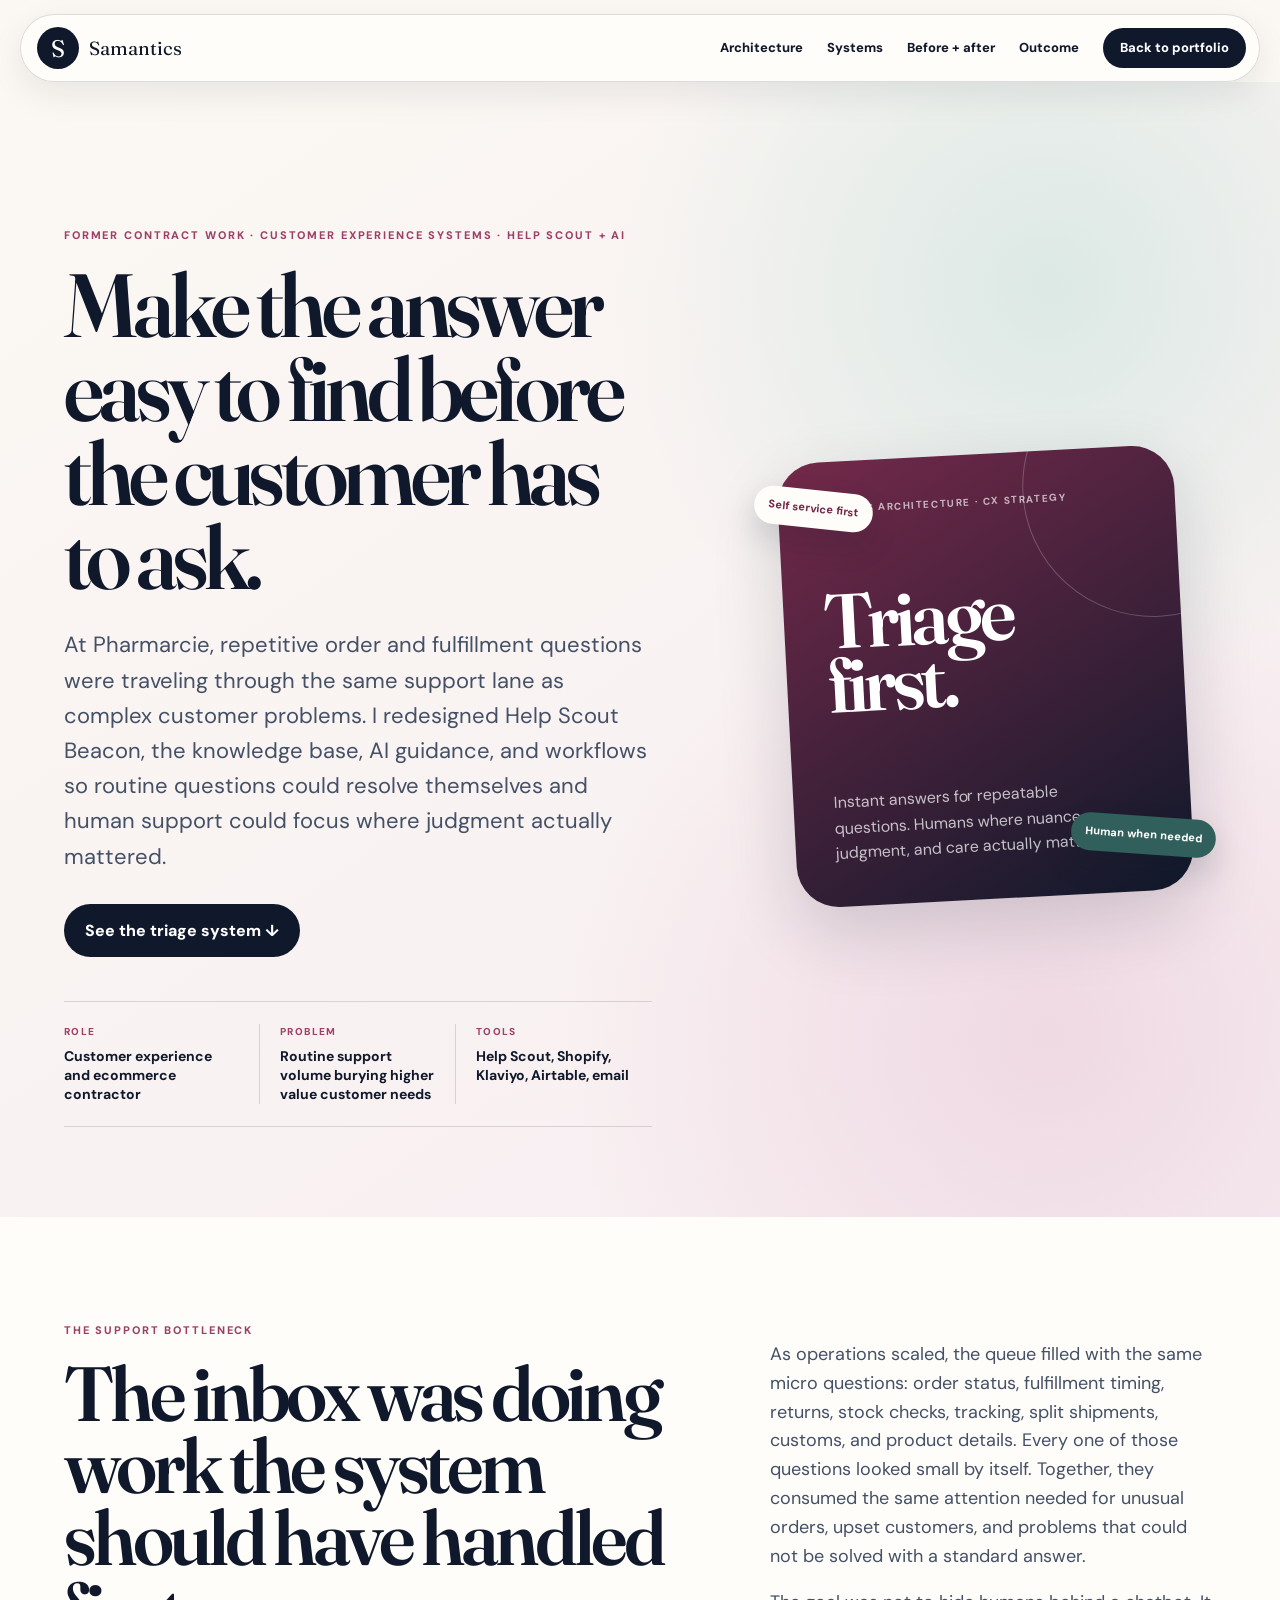
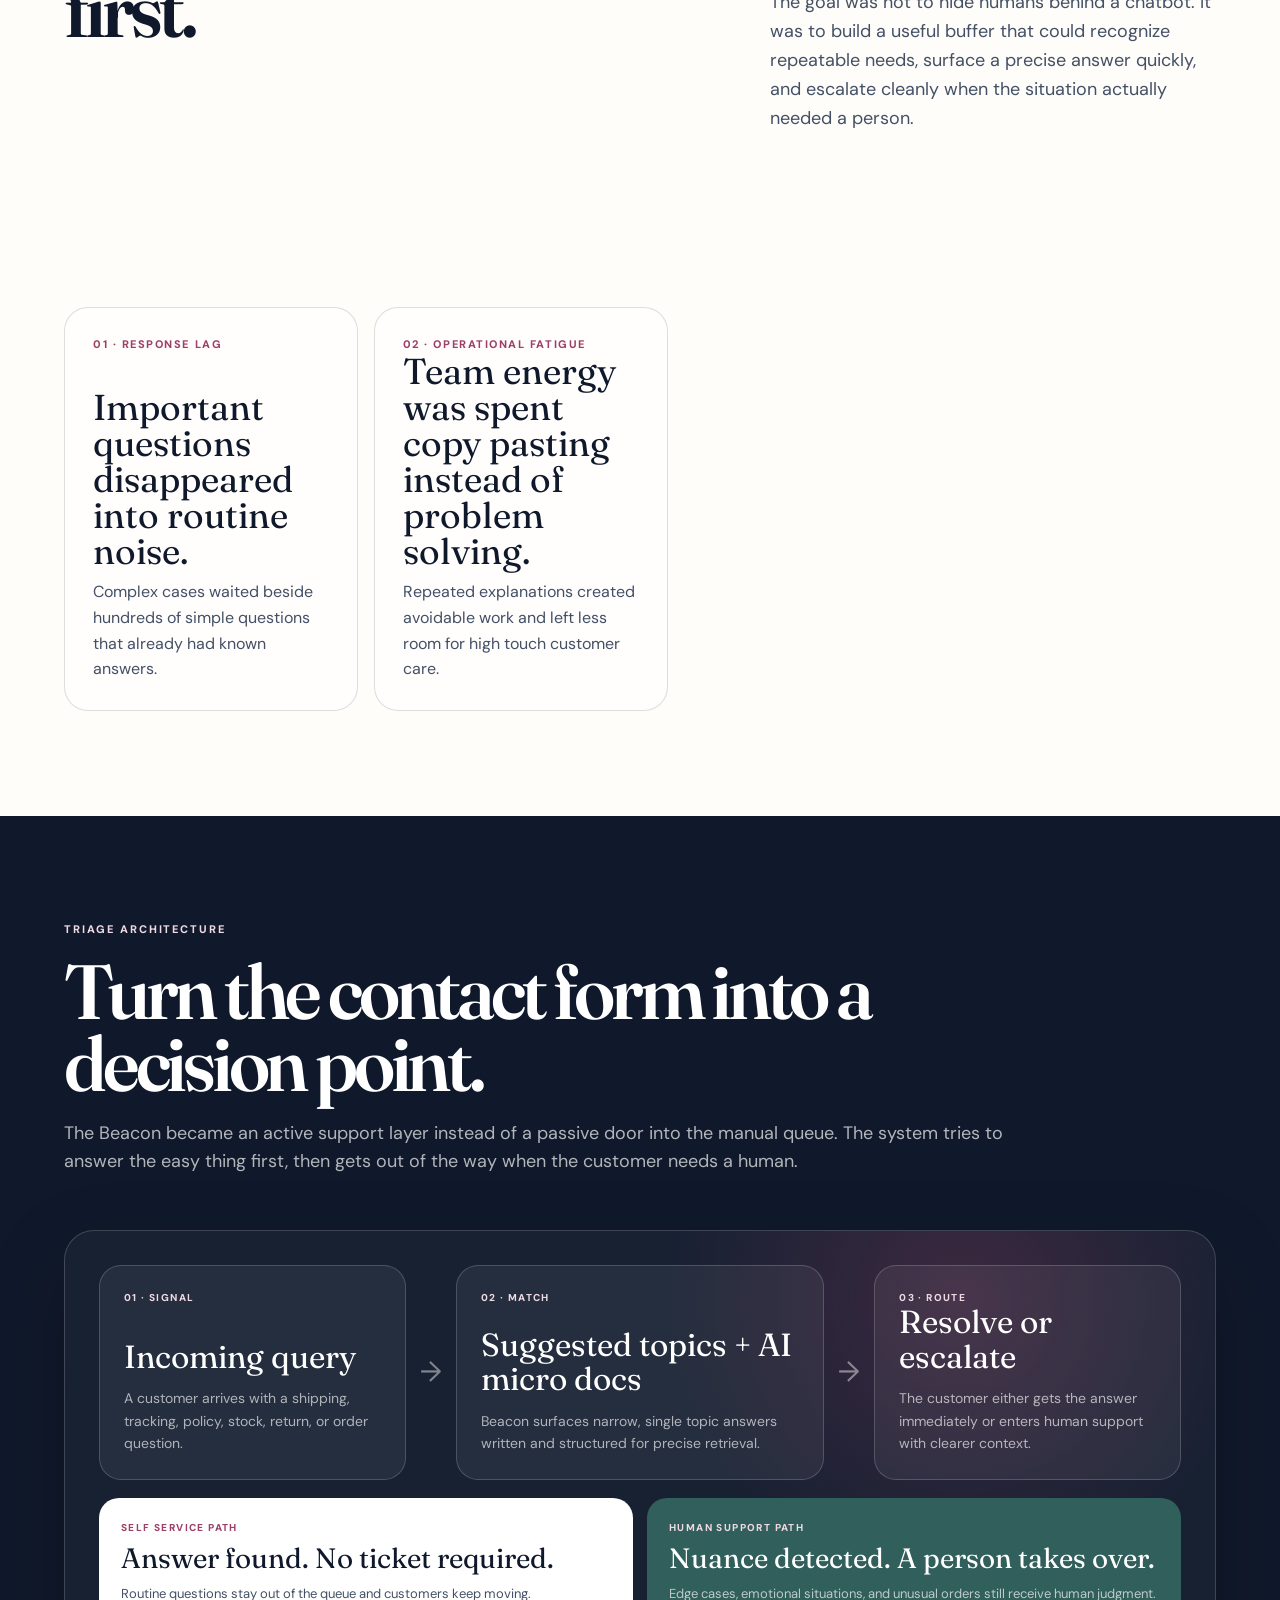
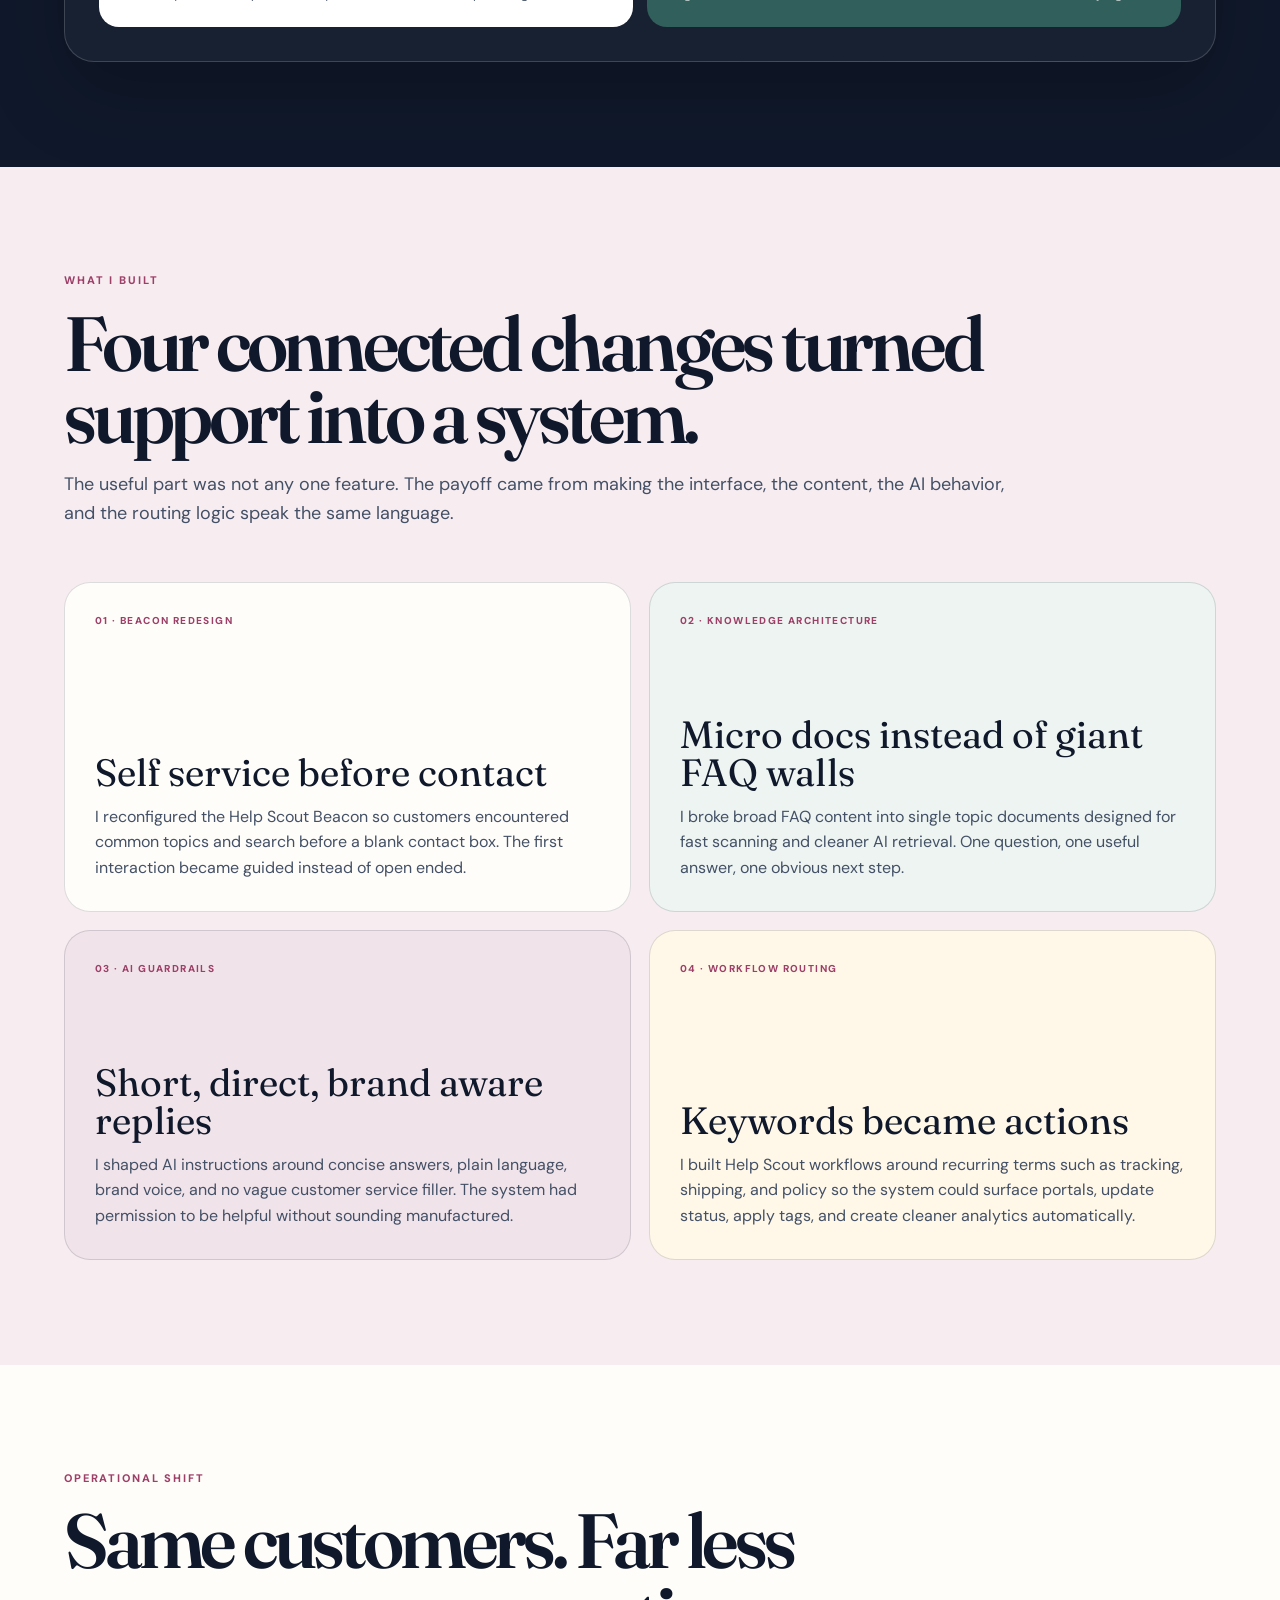
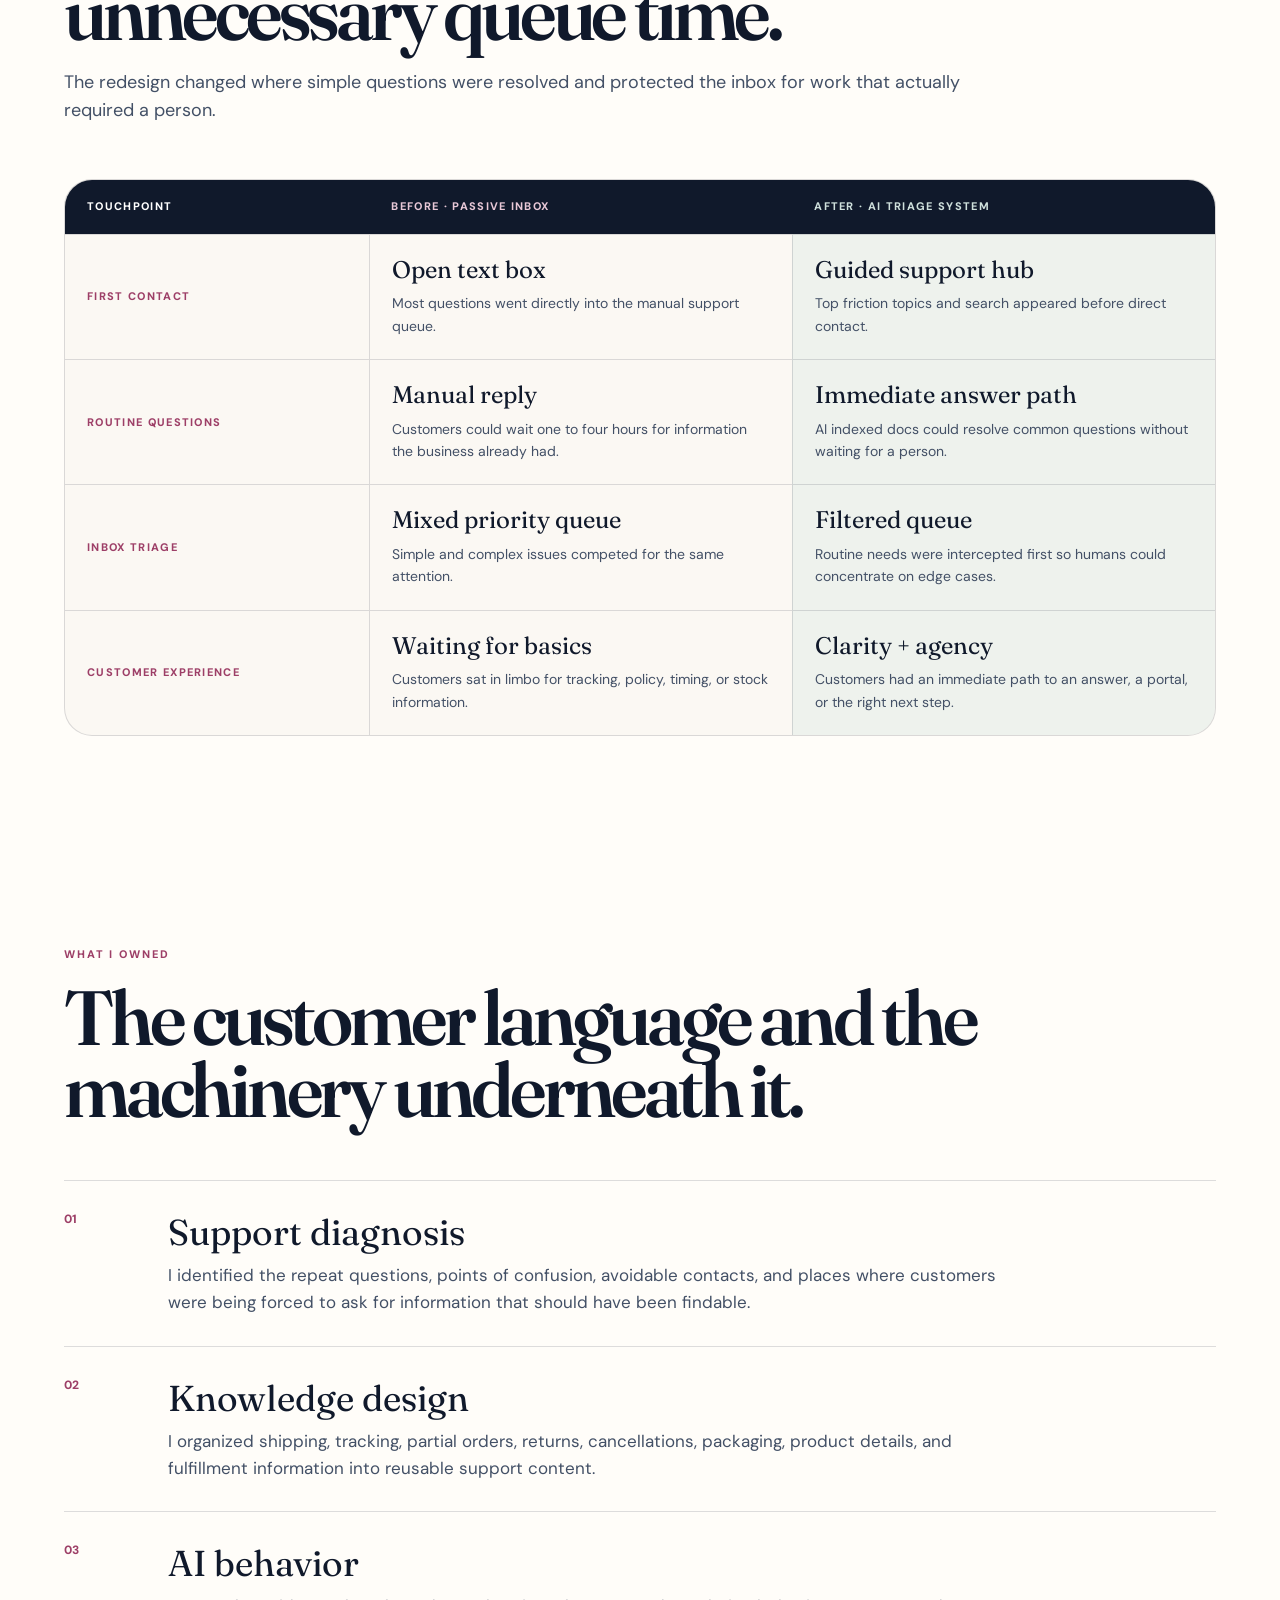
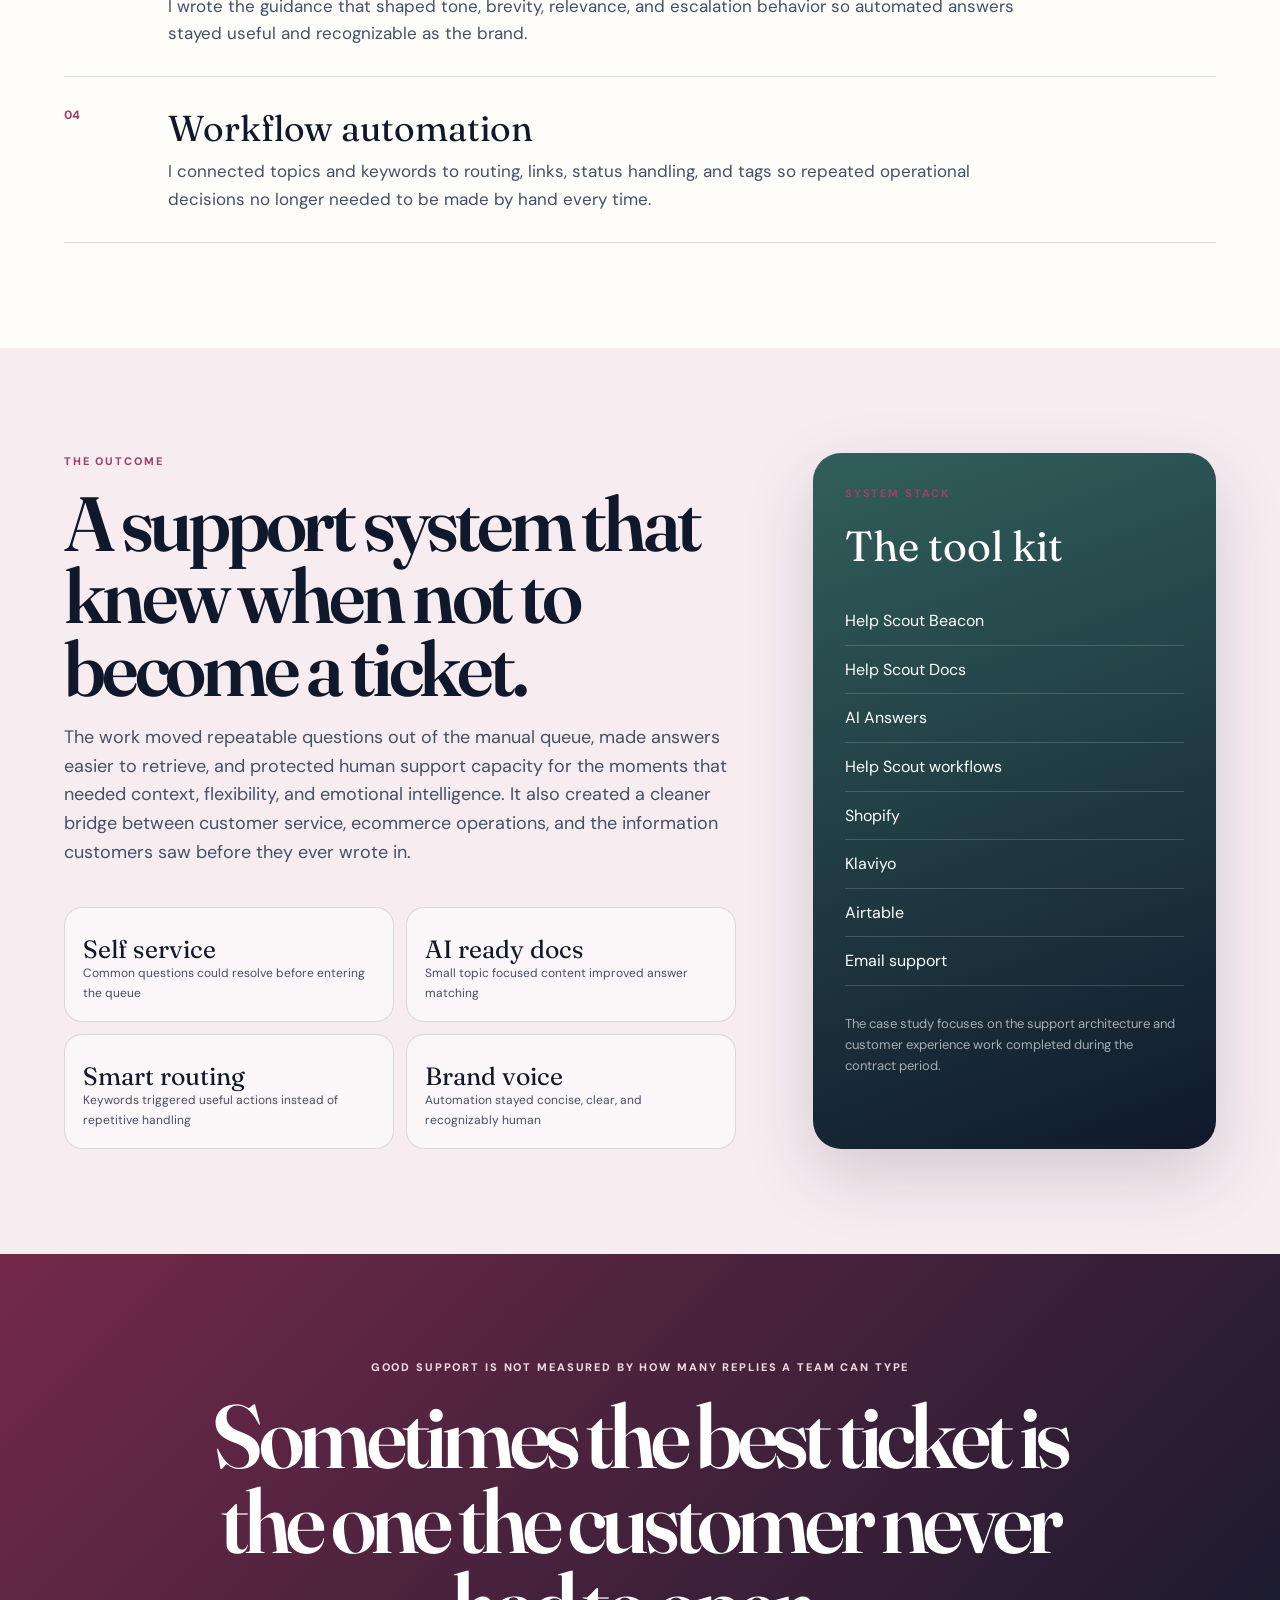
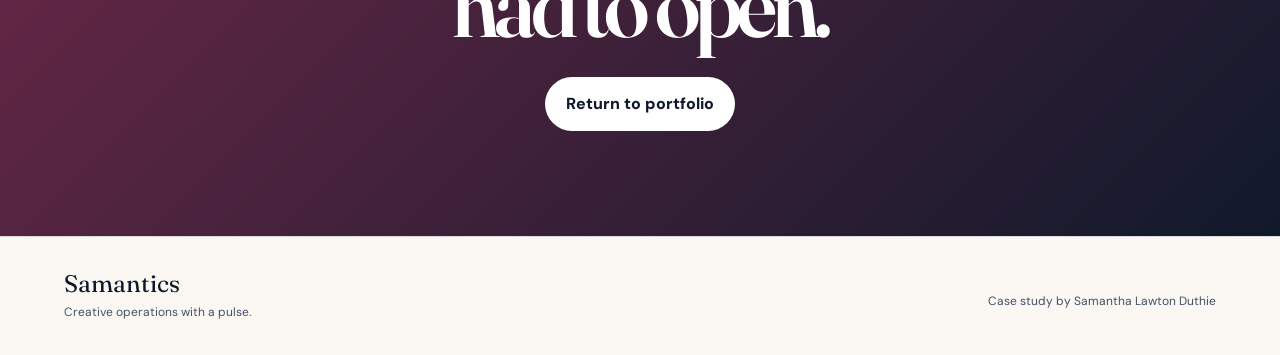
<file: pharmarcie.html>
<!doctype html>
<html lang="en">
<head>
  <meta charset="utf-8">
  <meta name="viewport" content="width=device-width,initial-scale=1">
  <meta name="description" content="Pharmarcie customer experience systems case study by Samantha Lawton Duthie: Help Scout Beacon, AI Answers, knowledge architecture, workflow automation, ecommerce support, and customer journey design.">
  <meta name="theme-color" content="#74294a">
  <title>Pharmarcie CX Systems Case Study | Samantics</title>
  <link rel="preconnect" href="https://fonts.googleapis.com">
  <link rel="preconnect" href="https://fonts.gstatic.com" crossorigin>
  <link href="https://fonts.googleapis.com/css2?family=DM+Sans:wght@400;500;600;700&family=Fraunces:opsz,wght@9..144,500;9..144,600;9..144,700&display=swap" rel="stylesheet">
  <link rel="stylesheet" href="project-case-study.css">
  <link rel="stylesheet" href="pharmarcie-case.css">
</head>
<body class="pharm-theme">
<a class="skip-link" href="#main">Skip to the case study</a>
<header class="case-nav">
  <a class="samantics-mark" href="index.html#work"><span aria-hidden="true">S</span><strong>Samantics</strong></a>
  <nav class="case-nav-links" aria-label="Case study"><a href="#architecture">Architecture</a><a href="#systems">Systems</a><a href="#shift">Before + after</a><a href="#outcome">Outcome</a></nav>
  <a class="case-nav-cta" href="index.html#work">Back to portfolio</a>
</header>

<main id="main">
  <section class="case-hero">
    <div class="case-hero-copy">
      <p class="eyebrow">Former contract work · Customer experience systems · Help Scout + AI</p>
      <h1>Make the answer easy to find before the customer has to ask.</h1>
      <p class="hero-lede">At Pharmarcie, repetitive order and fulfillment questions were traveling through the same support lane as complex customer problems. I redesigned Help Scout Beacon, the knowledge base, AI guidance, and workflows so routine questions could resolve themselves and human support could focus where judgment actually mattered.</p>
      <div class="hero-actions"><a class="button button-primary" href="#architecture">See the triage system ↓</a></div>
      <dl class="hero-facts">
        <div><dt>Role</dt><dd>Customer experience and ecommerce contractor</dd></div>
        <div><dt>Problem</dt><dd>Routine support volume burying higher value customer needs</dd></div>
        <div><dt>Tools</dt><dd>Help Scout, Shopify, Klaviyo, Airtable, email</dd></div>
      </dl>
    </div>
    <div class="hero-mark" aria-hidden="true">
      <div class="hero-card"><small>Systems architecture · CX strategy</small><strong>Triage<br>first.</strong><p>Instant answers for repeatable questions. Humans where nuance, judgment, and care actually matter.</p></div>
      <div class="hero-chip one">Self service first</div>
      <div class="hero-chip two">Human when needed</div>
    </div>
  </section>

  <section class="project-summary section-pad">
    <div class="summary-heading"><p class="eyebrow">The support bottleneck</p><h2>The inbox was doing work the system should have handled first.</h2></div>
    <div class="summary-copy">
      <p>As operations scaled, the queue filled with the same micro questions: order status, fulfillment timing, returns, stock checks, tracking, split shipments, customs, and product details. Every one of those questions looked small by itself. Together, they consumed the same attention needed for unusual orders, upset customers, and problems that could not be solved with a standard answer.</p>
      <p>The goal was not to hide humans behind a chatbot. It was to build a useful buffer that could recognize repeatable needs, surface a precise answer quickly, and escalate cleanly when the situation actually needed a person.</p>
    </div>
    <div class="pharm-friction">
      <article><span>01 · Response lag</span><h3>Important questions disappeared into routine noise.</h3><p>Complex cases waited beside hundreds of simple questions that already had known answers.</p></article>
      <article><span>02 · Operational fatigue</span><h3>Team energy was spent copy pasting instead of problem solving.</h3><p>Repeated explanations created avoidable work and left less room for high touch customer care.</p></article>
    </div>
  </section>

  <section class="flow-section section-pad" id="architecture">
    <div class="section-heading"><p class="eyebrow">Triage architecture</p><h2>Turn the contact form into a decision point.</h2><p>The Beacon became an active support layer instead of a passive door into the manual queue. The system tries to answer the easy thing first, then gets out of the way when the customer needs a human.</p></div>
    <div class="flow-board">
      <div class="flow-track">
        <div class="flow-step"><small>01 · Signal</small><div><strong>Incoming query</strong><p>A customer arrives with a shipping, tracking, policy, stock, return, or order question.</p></div></div>
        <div class="flow-arrow" aria-hidden="true">→</div>
        <div class="flow-step"><small>02 · Match</small><div><strong>Suggested topics + AI micro docs</strong><p>Beacon surfaces narrow, single topic answers written and structured for precise retrieval.</p></div></div>
        <div class="flow-arrow" aria-hidden="true">→</div>
        <div class="flow-step"><small>03 · Route</small><div><strong>Resolve or escalate</strong><p>The customer either gets the answer immediately or enters human support with clearer context.</p></div></div>
      </div>
      <div class="flow-split">
        <div class="flow-outcome"><span>Self service path</span><strong>Answer found. No ticket required.</strong><p>Routine questions stay out of the queue and customers keep moving.</p></div>
        <div class="flow-outcome alt"><span>Human support path</span><strong>Nuance detected. A person takes over.</strong><p>Edge cases, emotional situations, and unusual orders still receive human judgment.</p></div>
      </div>
    </div>
  </section>

  <section class="pharm-systems section-pad" id="systems">
    <div class="section-heading"><p class="eyebrow">What I built</p><h2>Four connected changes turned support into a system.</h2><p>The useful part was not any one feature. The payoff came from making the interface, the content, the AI behavior, and the routing logic speak the same language.</p></div>
    <div class="pharm-system-grid">
      <article class="pharm-system-card"><span>01 · Beacon redesign</span><h3>Self service before contact</h3><p>I reconfigured the Help Scout Beacon so customers encountered common topics and search before a blank contact box. The first interaction became guided instead of open ended.</p></article>
      <article class="pharm-system-card"><span>02 · Knowledge architecture</span><h3>Micro docs instead of giant FAQ walls</h3><p>I broke broad FAQ content into single topic documents designed for fast scanning and cleaner AI retrieval. One question, one useful answer, one obvious next step.</p></article>
      <article class="pharm-system-card"><span>03 · AI guardrails</span><h3>Short, direct, brand aware replies</h3><p>I shaped AI instructions around concise answers, plain language, brand voice, and no vague customer service filler. The system had permission to be helpful without sounding manufactured.</p></article>
      <article class="pharm-system-card"><span>04 · Workflow routing</span><h3>Keywords became actions</h3><p>I built Help Scout workflows around recurring terms such as tracking, shipping, and policy so the system could surface portals, update status, apply tags, and create cleaner analytics automatically.</p></article>
    </div>
  </section>

  <section class="shift-section section-pad" id="shift">
    <div class="section-heading"><p class="eyebrow">Operational shift</p><h2>Same customers. Far less unnecessary queue time.</h2><p>The redesign changed where simple questions were resolved and protected the inbox for work that actually required a person.</p></div>
    <div class="shift-table" role="table" aria-label="Pharmarcie support system before and after">
      <div class="shift-head" role="row"><div>Touchpoint</div><div>Before · passive inbox</div><div>After · AI triage system</div></div>
      <div class="shift-row" role="row"><div class="shift-label">First contact</div><div><strong>Open text box</strong><p>Most questions went directly into the manual support queue.</p></div><div class="shift-after"><strong>Guided support hub</strong><p>Top friction topics and search appeared before direct contact.</p></div></div>
      <div class="shift-row" role="row"><div class="shift-label">Routine questions</div><div><strong>Manual reply</strong><p>Customers could wait one to four hours for information the business already had.</p></div><div class="shift-after"><strong>Immediate answer path</strong><p>AI indexed docs could resolve common questions without waiting for a person.</p></div></div>
      <div class="shift-row" role="row"><div class="shift-label">Inbox triage</div><div><strong>Mixed priority queue</strong><p>Simple and complex issues competed for the same attention.</p></div><div class="shift-after"><strong>Filtered queue</strong><p>Routine needs were intercepted first so humans could concentrate on edge cases.</p></div></div>
      <div class="shift-row" role="row"><div class="shift-label">Customer experience</div><div><strong>Waiting for basics</strong><p>Customers sat in limbo for tracking, policy, timing, or stock information.</p></div><div class="shift-after"><strong>Clarity + agency</strong><p>Customers had an immediate path to an answer, a portal, or the right next step.</p></div></div>
    </div>
  </section>

  <section class="process-section section-pad">
    <div class="section-heading"><p class="eyebrow">What I owned</p><h2>The customer language and the machinery underneath it.</h2></div>
    <div class="ownership-list">
      <article><span>01</span><div><h3>Support diagnosis</h3><p>I identified the repeat questions, points of confusion, avoidable contacts, and places where customers were being forced to ask for information that should have been findable.</p></div></article>
      <article><span>02</span><div><h3>Knowledge design</h3><p>I organized shipping, tracking, partial orders, returns, cancellations, packaging, product details, and fulfillment information into reusable support content.</p></div></article>
      <article><span>03</span><div><h3>AI behavior</h3><p>I wrote the guidance that shaped tone, brevity, relevance, and escalation behavior so automated answers stayed useful and recognizable as the brand.</p></div></article>
      <article><span>04</span><div><h3>Workflow automation</h3><p>I connected topics and keywords to routing, links, status handling, and tags so repeated operational decisions no longer needed to be made by hand every time.</p></div></article>
    </div>
  </section>

  <section class="outcome-section section-pad" id="outcome">
    <div class="outcome-copy">
      <p class="eyebrow">The outcome</p>
      <h2>A support system that knew when not to become a ticket.</h2>
      <p>The work moved repeatable questions out of the manual queue, made answers easier to retrieve, and protected human support capacity for the moments that needed context, flexibility, and emotional intelligence. It also created a cleaner bridge between customer service, ecommerce operations, and the information customers saw before they ever wrote in.</p>
      <div class="proof-grid">
        <div><strong>Self service</strong><span>Common questions could resolve before entering the queue</span></div>
        <div><strong>AI ready docs</strong><span>Small topic focused content improved answer matching</span></div>
        <div><strong>Smart routing</strong><span>Keywords triggered useful actions instead of repetitive handling</span></div>
        <div><strong>Brand voice</strong><span>Automation stayed concise, clear, and recognizably human</span></div>
      </div>
    </div>
    <aside class="tool-card"><p class="eyebrow">System stack</p><h3>The tool kit</h3><ul><li>Help Scout Beacon</li><li>Help Scout Docs</li><li>AI Answers</li><li>Help Scout workflows</li><li>Shopify</li><li>Klaviyo</li><li>Airtable</li><li>Email support</li></ul><p class="tool-note">The case study focuses on the support architecture and customer experience work completed during the contract period.</p></aside>
  </section>

  <section class="closing-section"><p class="eyebrow">Good support is not measured by how many replies a team can type</p><h2>Sometimes the best ticket is the one the customer never had to open.</h2><div class="hero-actions closing-actions"><a class="button button-light" href="index.html#work">Return to portfolio</a></div></section>
</main>

<footer class="case-footer"><div><strong>Samantics</strong><span>Creative operations with a pulse.</span></div><p>Case study by Samantha Lawton Duthie</p></footer>
</body>
</html>
</file>
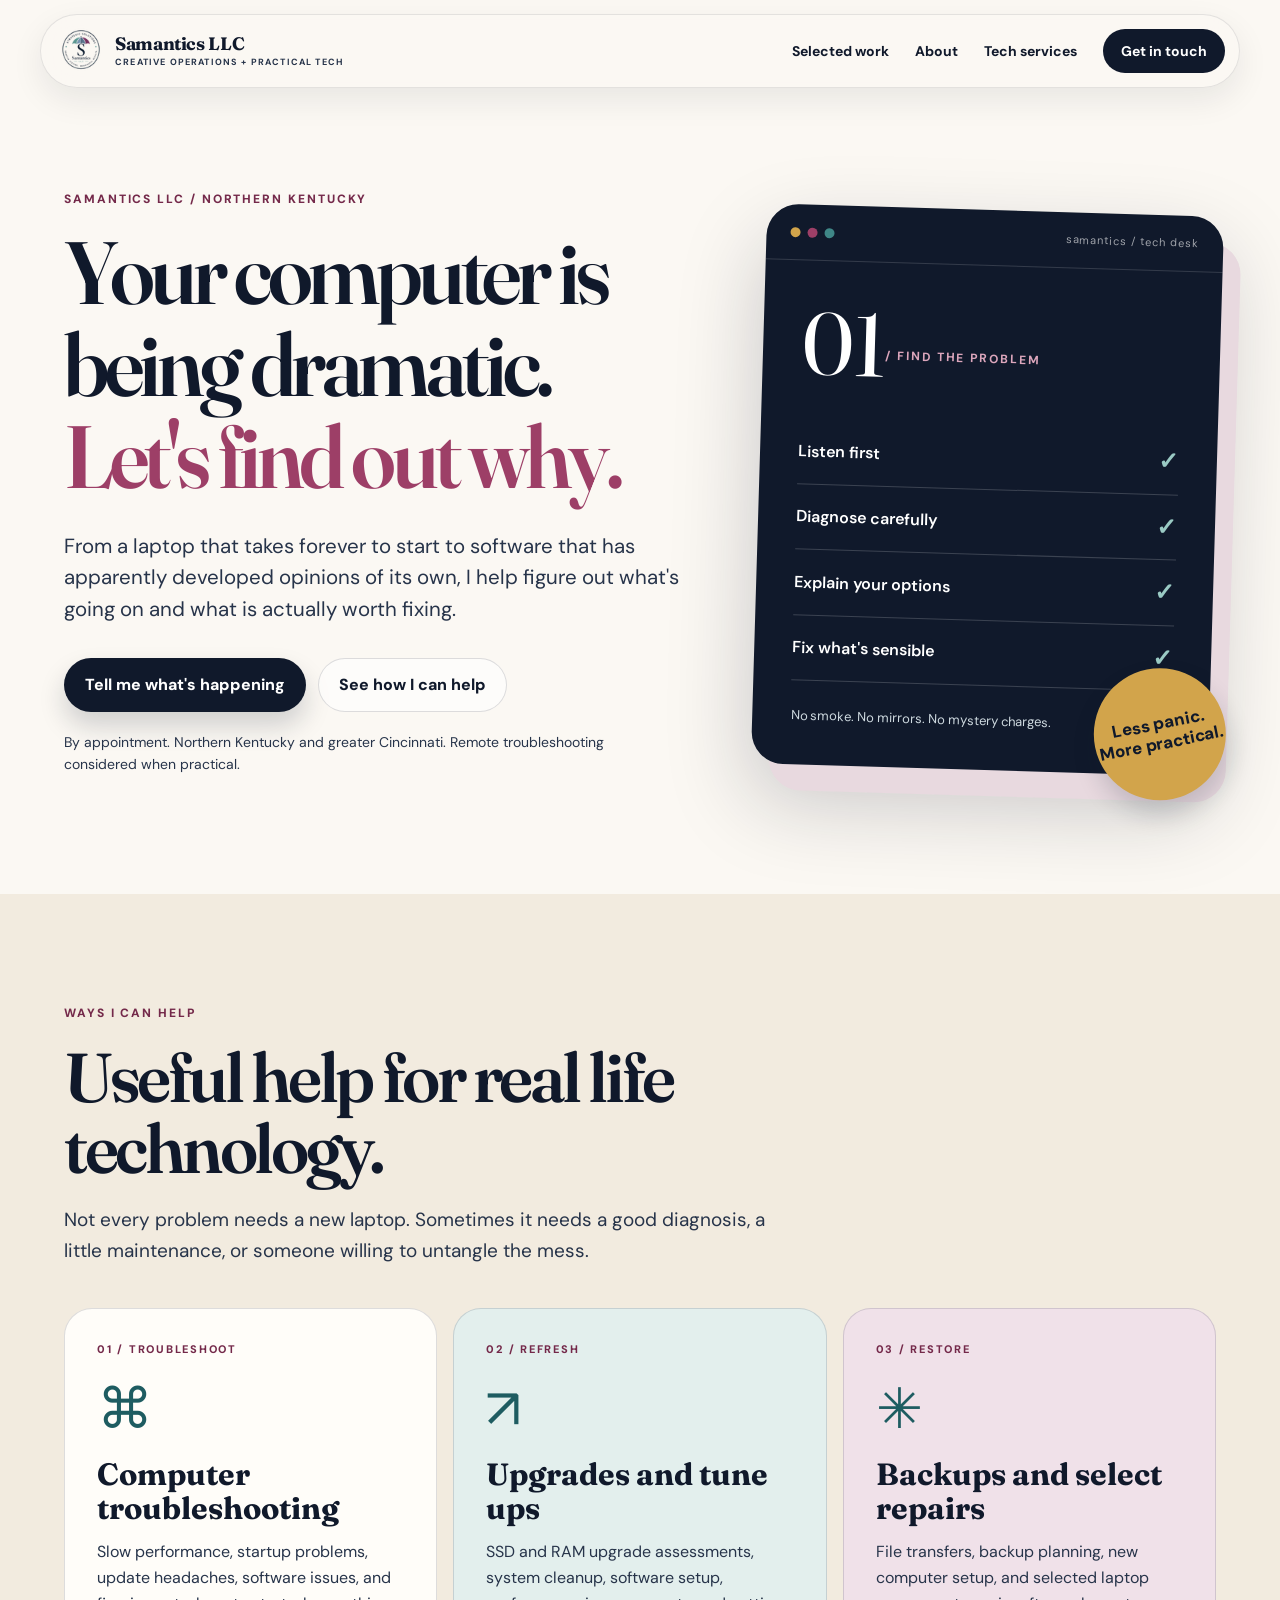
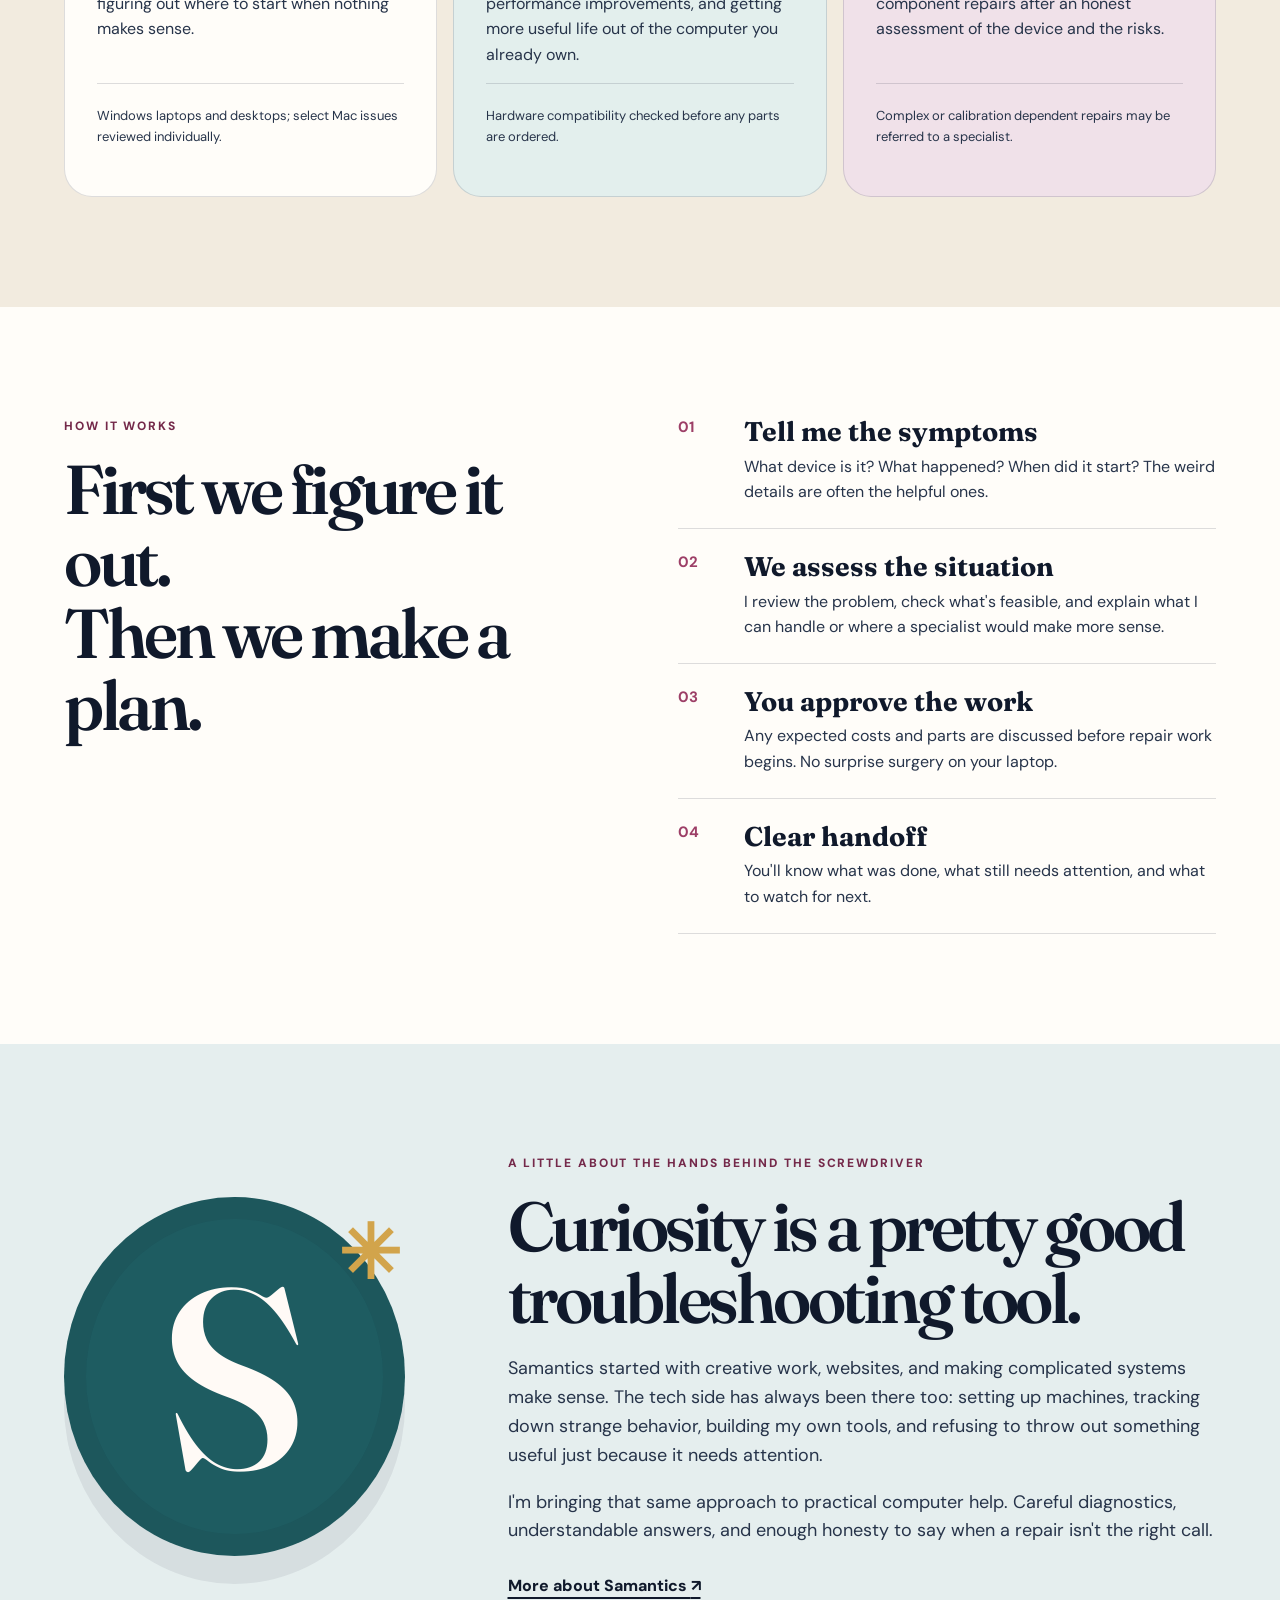
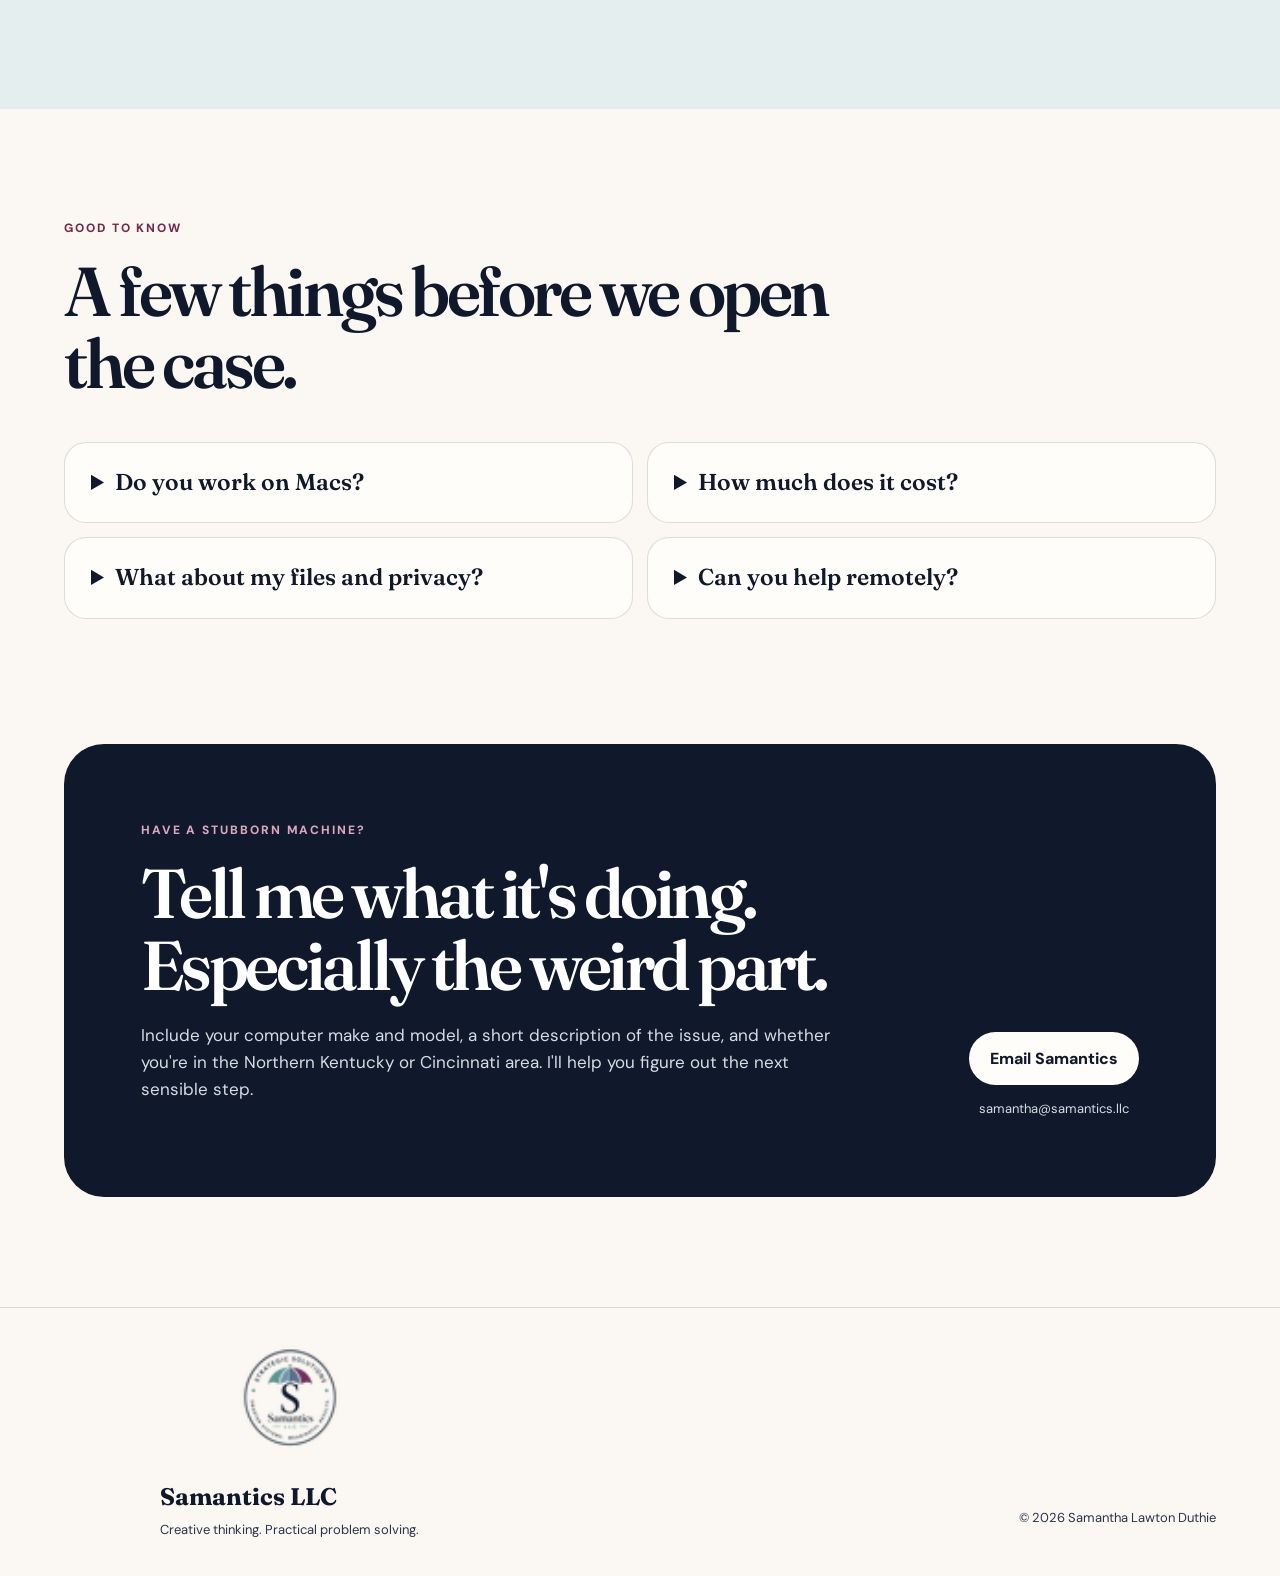
<file: tech-services.html>
<!doctype html>
<html lang="en">
<head>
  <meta charset="utf-8">
  <meta name="viewport" content="width=device-width, initial-scale=1">
  <meta name="description" content="Practical computer troubleshooting, laptop tune ups, upgrades, and select repairs by appointment in Northern Kentucky and the Cincinnati area. Samantics LLC.">
  <meta name="theme-color" content="#10192b">
  <title>Computer Repair & Tech Support | Samantics LLC</title>
  <link rel="preconnect" href="https://fonts.googleapis.com">
  <link rel="preconnect" href="https://fonts.gstatic.com" crossorigin>
  <link href="https://fonts.googleapis.com/css2?family=DM+Sans:wght@400;500;600;700&family=Fraunces:opsz,wght@9..144,500;9..144,600;9..144,700&display=swap" rel="stylesheet">
  <link rel="stylesheet" href="styles.css">
  <link rel="stylesheet" href="tech-services.css">
  <script src="script.js" defer></script>
</head>
<body>
  <a class="skip-link" href="#main">Skip to the good stuff</a>
  <header class="site-header" data-header>
    <a class="wordmark" href="index.html#top" aria-label="Samantics home">
      <span class="wordmark-mark" aria-hidden="true">S</span>
      <span><strong>Samantics LLC</strong><small>Creative operations + practical tech</small></span>
    </a>
    <button class="menu-button" type="button" aria-expanded="false" aria-controls="site-nav" data-menu-button>
      <span></span><span></span><span></span><span class="sr-only">Open navigation</span>
    </button>
    <nav id="site-nav" class="site-nav" data-nav aria-label="Primary navigation">
      <a href="index.html#work">Selected work</a>
      <a href="index.html#about">About</a>
      <a href="#services" aria-current="page">Tech services</a>
      <a class="nav-cta" href="mailto:samantha@samantics.llc?subject=Tech%20help%20inquiry">Get in touch</a>
    </nav>
  </header>
  <main id="main">
    <section class="tech-hero section-pad">
      <div class="tech-hero-copy">
        <p class="eyebrow">Samantics LLC / Northern Kentucky</p>
        <h1>Your computer is being dramatic. <em>Let's find out why.</em></h1>
        <p class="tech-lede">From a laptop that takes forever to start to software that has apparently developed opinions of its own, I help figure out what's going on and what is actually worth fixing.</p>
        <div class="tech-actions">
          <a class="button button-primary" href="mailto:samantha@samantics.llc?subject=Tech%20help%20inquiry&amp;body=Hi%20Samantics!%0ADevice%20make%20and%20model%3A%20%0AWhat%20is%20happening%3A%20%0A">Tell me what's happening</a>
          <a class="button button-ghost" href="#services">See how I can help</a>
        </div>
        <p class="tech-smallprint">By appointment. Northern Kentucky and greater Cincinnati. Remote troubleshooting considered when practical.</p>
      </div>
      <div class="tech-console" aria-label="Decorative diagnostic checklist">
        <div class="console-bar"><span></span><span></span><span></span><small>samantics / tech desk</small></div>
        <div class="console-content">
          <div class="console-number">01<span>/ find the problem</span></div>
          <div class="console-line"><span>Listen first</span><b>✓</b></div>
          <div class="console-line"><span>Diagnose carefully</span><b>✓</b></div>
          <div class="console-line"><span>Explain your options</span><b>✓</b></div>
          <div class="console-line"><span>Fix what's sensible</span><b>✓</b></div>
          <p>No smoke. No mirrors. No mystery charges.</p>
        </div>
        <div class="console-sticker">Less panic.<br>More practical.</div>
      </div>
    </section>

    <section class="tech-services section-pad" id="services">
      <div class="tech-section-head">
        <p class="eyebrow">Ways I can help</p>
        <h2>Useful help for real life technology.</h2>
        <p>Not every problem needs a new laptop. Sometimes it needs a good diagnosis, a little maintenance, or someone willing to untangle the mess.</p>
      </div>
      <div class="tech-card-grid">
        <article class="tech-service-card"><span class="tech-count">01 / TROUBLESHOOT</span><div class="tech-card-icon" aria-hidden="true">⌘</div><h3>Computer troubleshooting</h3><p>Slow performance, startup problems, update headaches, software issues, and figuring out where to start when nothing makes sense.</p><p class="tech-card-note">Windows laptops and desktops; select Mac issues reviewed individually.</p></article>
        <article class="tech-service-card"><span class="tech-count">02 / REFRESH</span><div class="tech-card-icon" aria-hidden="true">↗</div><h3>Upgrades and tune ups</h3><p>SSD and RAM upgrade assessments, system cleanup, software setup, performance improvements, and getting more useful life out of the computer you already own.</p><p class="tech-card-note">Hardware compatibility checked before any parts are ordered.</p></article>
        <article class="tech-service-card"><span class="tech-count">03 / RESTORE</span><div class="tech-card-icon" aria-hidden="true">✳</div><h3>Backups and select repairs</h3><p>File transfers, backup planning, new computer setup, and selected laptop component repairs after an honest assessment of the device and the risks.</p><p class="tech-card-note">Complex or calibration dependent repairs may be referred to a specialist.</p></article>
      </div>
    </section>

    <section class="tech-approach section-pad" id="approach">
      <div class="tech-approach-header"><p class="eyebrow">How it works</p><h2>First we figure it out.<br>Then we make a plan.</h2></div>
      <ol class="tech-steps">
        <li><span>01</span><div><h3>Tell me the symptoms</h3><p>What device is it? What happened? When did it start? The weird details are often the helpful ones.</p></div></li>
        <li><span>02</span><div><h3>We assess the situation</h3><p>I review the problem, check what's feasible, and explain what I can handle or where a specialist would make more sense.</p></div></li>
        <li><span>03</span><div><h3>You approve the work</h3><p>Any expected costs and parts are discussed before repair work begins. No surprise surgery on your laptop.</p></div></li>
        <li><span>04</span><div><h3>Clear handoff</h3><p>You'll know what was done, what still needs attention, and what to watch for next.</p></div></li>
      </ol>
    </section>

    <section class="tech-story section-pad">
      <div class="tech-story-mark" aria-hidden="true">S<span>✳</span></div>
      <div class="tech-story-copy"><p class="eyebrow">A little about the hands behind the screwdriver</p><h2>Curiosity is a pretty good troubleshooting tool.</h2><p>Samantics started with creative work, websites, and making complicated systems make sense. The tech side has always been there too: setting up machines, tracking down strange behavior, building my own tools, and refusing to throw out something useful just because it needs attention.</p><p>I'm bringing that same approach to practical computer help. Careful diagnostics, understandable answers, and enough honesty to say when a repair isn't the right call.</p><a class="tech-text-link" href="index.html#about">More about Samantics <span aria-hidden="true">↗</span></a></div>
    </section>

    <section class="tech-faq section-pad" id="faq">
      <div class="tech-section-head"><p class="eyebrow">Good to know</p><h2>A few things before we open the case.</h2></div>
      <div class="tech-faq-grid">
        <details><summary>Do you work on Macs?</summary><p>Some Mac troubleshooting and selected repairs can be assessed individually. Certain parts require manufacturer tools, calibration, or specialist equipment, so not every Mac repair will be available.</p></details>
        <details><summary>How much does it cost?</summary><p>It depends on the device and the actual problem. Reach out with your model and symptoms for next steps. Costs and parts are discussed before work begins.</p></details>
        <details><summary>What about my files and privacy?</summary><p>Your information deserves respect. Back up important files before any repair whenever possible. Some repairs carry a risk of data loss, and data recovery cannot be guaranteed. Never send account passwords in your initial message.</p></details>
        <details><summary>Can you help remotely?</summary><p>For some software and setup issues, yes, depending on the problem and your device. Hardware repairs and physical inspections require an in person arrangement.</p></details>
      </div>
    </section>

    <section class="tech-contact section-pad">
      <div class="tech-contact-card"><div><p class="eyebrow">Have a stubborn machine?</p><h2>Tell me what it's doing.<br>Especially the weird part.</h2><p>Include your computer make and model, a short description of the issue, and whether you're in the Northern Kentucky or Cincinnati area. I'll help you figure out the next sensible step.</p></div><div class="tech-contact-action"><a class="button button-light" href="mailto:samantha@samantics.llc?subject=Tech%20help%20inquiry">Email Samantics</a><span>samantha@samantics.llc</span></div></div>
    </section>
  </main>
  <footer class="site-footer"><div><strong>Samantics LLC</strong><span>Creative thinking. Practical problem solving.</span></div><p>© <span data-year></span> Samantha Lawton Duthie</p></footer>
</body>
</html>
</file>
<file: styles.css>
:root {
  --ink: #10192b;
  --ink-soft: #27344a;
  --cream: #f4efe7;
  --paper: #fbf8f3;
  --white: #fffdf9;
  --mulberry: #9d3f67;
  --mulberry-dark: #74294a;
  --teal: #3f8787;
  --teal-dark: #1e5c61;
  --gold: #d2a44b;
  --lavender: #c8bdd9;
  --line: rgba(16, 25, 43, .14);
  --shadow: 0 24px 70px rgba(16, 25, 43, .13);
  --radius-lg: 34px;
  --radius-md: 22px;
  --serif: "Fraunces", Georgia, serif;
  --sans: "DM Sans", Arial, sans-serif;
}

* { box-sizing: border-box; }
html { scroll-behavior: smooth; }
body { margin: 0; background: var(--paper); color: var(--ink); font-family: var(--sans); font-size: 16px; line-height: 1.6; overflow-x: hidden; }
::selection { background: var(--mulberry); color: white; }
a { color: inherit; }
img { max-width: 100%; display: block; }
button, a { -webkit-tap-highlight-color: transparent; }
.sr-only { position: absolute; width: 1px; height: 1px; padding: 0; margin: -1px; overflow: hidden; clip: rect(0,0,0,0); white-space: nowrap; border: 0; }
.skip-link { position: fixed; left: 18px; top: 18px; z-index: 999; background: var(--ink); color: white; padding: 10px 14px; border-radius: 10px; transform: translateY(-160%); transition: transform .2s ease; }
.skip-link:focus { transform: translateY(0); }

.site-header { width: min(1200px, calc(100% - 32px)); margin: 14px auto 0; min-height: 72px; padding: 12px 14px 12px 16px; display: flex; align-items: center; gap: 24px; position: fixed; left: 50%; transform: translateX(-50%); top: 0; z-index: 100; background: rgba(251, 248, 243, .88); border: 1px solid rgba(16, 25, 43, .1); border-radius: 999px; backdrop-filter: blur(18px); box-shadow: 0 12px 32px rgba(16, 25, 43, .08); transition: box-shadow .25s ease, background .25s ease; }
.site-header.is-scrolled { background: rgba(255, 253, 249, .96); box-shadow: 0 16px 46px rgba(16, 25, 43, .14); }
.wordmark { display: inline-flex; align-items: center; gap: 10px; text-decoration: none; line-height: 1; }
.wordmark-mark { width: 43px; height: 43px; border-radius: 50%; display: grid; place-items: center; background: var(--ink); color: white; font-family: var(--serif); font-size: 25px; }
.wordmark strong { display: block; font-family: var(--serif); font-size: 18px; letter-spacing: -.02em; }
.wordmark small { display: block; margin-top: 5px; color: var(--ink-soft); font-size: 9px; font-weight: 700; letter-spacing: .13em; text-transform: uppercase; }
.site-nav { margin-left: auto; display: flex; align-items: center; gap: 26px; }
.site-nav a { text-decoration: none; font-size: 14px; font-weight: 700; }
.site-nav a:not(.nav-cta):hover { color: var(--mulberry); }
.nav-cta { padding: 11px 18px; background: var(--ink); color: white; border-radius: 999px; }
.menu-button { display: none; }

.hero { min-height: 820px; padding: 170px max(5vw, 24px) 90px; display: grid; grid-template-columns: minmax(0, 1.08fr) minmax(440px, .92fr); gap: clamp(46px, 7vw, 110px); align-items: center; background: radial-gradient(circle at 76% 23%, rgba(63, 135, 135, .18), transparent 28%), radial-gradient(circle at 86% 80%, rgba(157, 63, 103, .13), transparent 30%), linear-gradient(135deg, var(--paper), #f7f1eb 68%, #eee7e0); }
.hero-copy { max-width: 760px; }
.eyebrow, .section-label { margin: 0 0 18px; color: var(--mulberry-dark); font-size: 12px; font-weight: 800; letter-spacing: .16em; text-transform: uppercase; }
.hero h1 { max-width: 790px; margin: 0; font-family: var(--serif); font-size: clamp(58px, 7vw, 106px); font-weight: 600; line-height: .91; letter-spacing: -.065em; }
.hero-lede { max-width: 650px; margin: 30px 0 0; color: var(--ink-soft); font-size: clamp(18px, 2vw, 22px); line-height: 1.55; }
.hero-actions { display: flex; flex-wrap: wrap; gap: 12px; margin-top: 32px; }
.button { display: inline-flex; justify-content: center; align-items: center; min-height: 51px; padding: 13px 20px; border: 1px solid transparent; border-radius: 999px; text-decoration: none; font-weight: 800; transition: transform .2s ease, box-shadow .2s ease, background .2s ease; }
.button:hover { transform: translateY(-2px); }
.button-primary { background: var(--ink); color: white; box-shadow: 0 14px 26px rgba(16, 25, 43, .18); }
.button-primary:hover { background: var(--mulberry-dark); }
.button-ghost { border-color: var(--line); background: rgba(255, 255, 255, .55); }
.button-ghost:hover { background: white; }
.button-light { background: var(--white); color: var(--ink); }
.hero-tags { display: flex; flex-wrap: wrap; gap: 8px; padding: 0; margin: 28px 0 0; list-style: none; }
.hero-tags li { padding: 7px 11px; border: 1px solid var(--line); border-radius: 999px; color: var(--ink-soft); font-size: 12px; font-weight: 700; }

.hero-stage { min-height: 580px; position: relative; isolation: isolate; }
.hero-stage::before { content: ""; position: absolute; inset: 9% 4%; z-index: -3; border-radius: 50%; background: radial-gradient(circle, rgba(255,255,255,.8), rgba(255,255,255,0) 70%); }
.stage-orbit { position: absolute; border: 1px solid rgba(16, 25, 43, .18); border-radius: 50%; transform: rotate(-18deg); }
.orbit-one { inset: 4% 10% 10% 4%; }
.orbit-two { inset: 17% -1% 1% 15%; transform: rotate(18deg); }
.stage-card { position: absolute; border: 1px solid rgba(255,255,255,.7); box-shadow: var(--shadow); }
.stage-card-main { width: 360px; min-height: 400px; left: 50%; top: 50%; padding: 38px; transform: translate(-50%, -50%) rotate(-4deg); border-radius: 42px; background: linear-gradient(150deg, var(--ink), #243855); color: white; }
.stage-kicker { display: block; margin-bottom: 50px; color: rgba(255,255,255,.66); font-size: 11px; font-weight: 800; letter-spacing: .16em; text-transform: uppercase; }
.stage-card-main strong { font-family: var(--serif); font-size: 70px; font-weight: 600; line-height: .85; letter-spacing: -.055em; }
.stage-card-main p { max-width: 200px; margin-top: 32px; color: rgba(255,255,255,.72); }
.stage-card-small { width: 140px; height: 132px; padding: 20px; display: flex; flex-direction: column; justify-content: space-between; border-radius: 28px; background: rgba(255,253,249,.94); }
.stage-card-small span { color: var(--mulberry); font-size: 11px; font-weight: 800; }
.stage-card-small strong { font-family: var(--serif); font-size: 24px; }
.stage-card-one { top: 7%; left: 1%; transform: rotate(7deg); }
.stage-card-two { top: 20%; right: -2%; transform: rotate(6deg); background: var(--teal-dark); color: white; }
.stage-card-three { bottom: 0; left: 7%; transform: rotate(-8deg); background: #e8c9d7; }
.stage-note { position: absolute; right: 3%; bottom: 7%; max-width: 150px; padding-left: 15px; border-left: 2px solid var(--mulberry); color: var(--ink-soft); font-family: var(--serif); font-size: 18px; line-height: 1.25; }

.marquee { overflow: hidden; border-top: 1px solid var(--line); border-bottom: 1px solid var(--line); background: var(--white); }
.marquee-track { width: max-content; padding: 16px 0; display: flex; align-items: center; gap: 24px; animation: marquee 34s linear infinite; font-family: var(--serif); font-size: 20px; }
.marquee-track i { color: var(--mulberry); font-style: normal; }
@keyframes marquee { to { transform: translateX(-50%); } }

.section-pad { padding: 110px max(5vw, 24px); }
.intro-section { background: var(--white); }
.intro-grid { display: grid; grid-template-columns: minmax(0, 1.3fr) minmax(340px, .7fr); gap: 8vw; align-items: start; }
.intro-grid h2, .work-heading h2, .process-intro h2, .about-content h2, .contact-card h2, .case-header h2 { margin: 0; font-family: var(--serif); font-size: clamp(45px, 6vw, 82px); font-weight: 600; line-height: .98; letter-spacing: -.052em; }
.intro-copy { padding-top: 8px; }
.intro-copy p { margin: 0 0 22px; color: var(--ink-soft); font-size: 19px; }
.capability-grid { display: grid; grid-template-columns: repeat(3, 1fr); gap: 16px; margin-top: 70px; }
.capability-card { min-height: 300px; padding: 28px; display: flex; flex-direction: column; border: 1px solid var(--line); border-radius: var(--radius-md); background: var(--paper); }
.capability-card:nth-child(2) { background: #e9f0ed; }
.capability-card:nth-child(3) { background: #f0e3e9; }
.capability-card > span { color: var(--mulberry); font-size: 12px; font-weight: 800; }
.capability-card h3 { margin: auto 0 12px; font-family: var(--serif); font-size: 30px; line-height: 1; }
.capability-card p { margin: 0; color: var(--ink-soft); }

.work-section { background: var(--ink); color: white; }
.work-heading { max-width: 910px; margin-bottom: 64px; }
.work-heading .eyebrow { color: #dca6bc; }
.work-heading p:last-child { max-width: 720px; color: rgba(255,255,255,.68); font-size: 19px; }
.project-index { display: grid; grid-template-columns: repeat(2, minmax(0, 1fr)); gap: 22px; }
.project-card { overflow: hidden; border: 1px solid rgba(255,255,255,.16); border-radius: var(--radius-lg); background: rgba(255,255,255,.05); color: white; text-decoration: none; transition: transform .25s ease, border-color .25s ease; }
.project-card:hover { transform: translateY(-6px); border-color: rgba(255,255,255,.42); }
.project-art { height: 390px; position: relative; overflow: hidden; }
.project-meta { padding: 27px 28px 31px; }
.project-meta span { color: rgba(255,255,255,.55); font-size: 11px; font-weight: 800; letter-spacing: .12em; text-transform: uppercase; }
.project-meta h3 { margin: 8px 0 6px; font-family: var(--serif); font-size: 39px; line-height: 1; }
.project-meta p { margin: 0; color: rgba(255,255,255,.66); }

.project-art-gate { background: #e8e2d8; color: var(--ink); }
.gate-browser { width: 76%; height: 76%; position: absolute; left: 12%; top: 12%; padding: 54px 38px 28px; border-radius: 24px; background: #f8f4ed; box-shadow: 0 28px 50px rgba(16,25,43,.22); transform: rotate(-3deg); }
.gate-browser-bar { height: 29px; padding: 0 12px; display: flex; align-items: center; gap: 6px; position: absolute; inset: 0 0 auto; border-bottom: 1px solid rgba(16,25,43,.12); }
.gate-browser-bar i { width: 7px; height: 7px; border-radius: 50%; background: var(--mulberry); }
.gate-brand { font-family: var(--serif); font-size: 42px; line-height: .76; letter-spacing: -.055em; }
.gate-rule { width: 54px; height: 3px; margin: 22px 0; background: var(--mulberry); }
.gate-copy { color: var(--ink-soft); font-size: 15px; }
.gate-tag { position: absolute; right: 6%; bottom: 7%; padding: 10px 14px; border-radius: 999px; background: var(--mulberry-dark); color: white; font-size: 11px; font-weight: 800; transform: rotate(3deg); }

.project-art-pharm { background: linear-gradient(145deg, #f3dce4, #e6ece8); }
.pharm-panel { width: 64%; height: 62%; position: absolute; left: 18%; top: 18%; padding: 35px; display: flex; flex-direction: column; justify-content: space-between; border-radius: 30px; background: rgba(255,253,249,.92); color: var(--ink); box-shadow: var(--shadow); }
.pharm-panel span { color: var(--mulberry); font-size: 11px; font-weight: 800; letter-spacing: .16em; }
.pharm-panel strong { font-family: var(--serif); font-size: 35px; line-height: 1; }
.pharm-pill { position: absolute; z-index: 2; padding: 11px 15px; border-radius: 999px; box-shadow: 0 12px 24px rgba(16,25,43,.12); font-size: 11px; font-weight: 800; }
.pill-a { top: 8%; left: 8%; background: var(--teal-dark); color: white; transform: rotate(-5deg); }
.pill-b { right: 6%; top: 18%; background: var(--gold); transform: rotate(4deg); }
.pill-c { bottom: 8%; left: 12%; background: var(--mulberry); color: white; transform: rotate(3deg); }

.project-art-music { background: linear-gradient(145deg, #291c3d, #10192b); }
.music-disc { width: 230px; height: 230px; position: absolute; right: 7%; top: 17%; display: grid; place-items: center; border: 1px solid rgba(255,255,255,.28); border-radius: 50%; background: repeating-radial-gradient(circle, #1b1430 0 5px, #36234f 6px 8px); box-shadow: 0 25px 45px rgba(0,0,0,.34); }
.music-disc::before { content: ""; width: 62px; height: 62px; position: absolute; border-radius: 50%; background: var(--mulberry); }
.music-disc span { z-index: 1; color: white; font-family: var(--serif); font-size: 26px; }
.music-title { position: absolute; left: 8%; top: 14%; color: white; font-family: var(--serif); font-size: 60px; font-weight: 600; line-height: .78; letter-spacing: -.07em; }
.music-caption { position: absolute; left: 8%; bottom: 16%; color: #d7cbe7; font-size: 14px; }
.music-wave { position: absolute; left: 8%; right: 8%; height: 1px; background: rgba(255,255,255,.18); }
.wave-one { bottom: 33%; transform: rotate(-3deg); }
.wave-two { bottom: 26%; transform: rotate(2deg); }

.project-art-samantics { background: #d6e0df; color: var(--ink); }
.samantics-grid { position: absolute; inset: 0; opacity: .38; background-image: linear-gradient(rgba(16,25,43,.16) 1px, transparent 1px), linear-gradient(90deg, rgba(16,25,43,.16) 1px, transparent 1px); background-size: 42px 42px; }
.samantics-s { width: 220px; height: 220px; position: absolute; left: 50%; top: 50%; display: grid; place-items: center; transform: translate(-50%, -50%) rotate(-7deg); border-radius: 50%; background: var(--ink); color: white; font-family: var(--serif); font-size: 130px; box-shadow: var(--shadow); }
.samantics-label { position: absolute; left: 7%; bottom: 7%; padding: 9px 12px; border-radius: 999px; background: var(--mulberry); color: white; font-size: 10px; font-weight: 800; }

.case-study { position: relative; overflow: hidden; }
.case-gate { background: #ede7dc; }
.case-pharm { background: #f7edf1; }
.case-music { background: #19142a; color: white; }
.case-samantics { background: #dbe6e3; }
.case-number { position: absolute; right: 3vw; top: 48px; color: rgba(16,25,43,.08); font-family: var(--serif); font-size: clamp(120px, 20vw, 300px); line-height: 1; }
.case-music .case-number { color: rgba(255,255,255,.06); }
.case-header { max-width: 930px; position: relative; z-index: 1; }
.case-header > p:last-child { max-width: 760px; margin-top: 26px; color: var(--ink-soft); font-size: 19px; }
.case-music .case-header > p:last-child { color: rgba(255,255,255,.68); }
.case-music .eyebrow { color: #d5a5cf; }
.case-facts { margin: 58px 0; padding: 24px 0; display: grid; grid-template-columns: repeat(3, 1fr); border-top: 1px solid var(--line); border-bottom: 1px solid var(--line); }
.case-music .case-facts { border-color: rgba(255,255,255,.17); }
.case-facts div { padding: 0 24px; border-right: 1px solid var(--line); }
.case-facts div:first-child { padding-left: 0; }
.case-facts div:last-child { border-right: 0; }
.case-music .case-facts div { border-color: rgba(255,255,255,.17); }
.case-facts span { display: block; margin-bottom: 8px; color: var(--mulberry); font-size: 10px; font-weight: 800; letter-spacing: .14em; text-transform: uppercase; }
.case-music .case-facts span { color: #d5a5cf; }
.case-facts strong { font-size: 16px; }
.case-story-grid { display: grid; grid-template-columns: repeat(3, 1fr); gap: 18px; }
.case-story { min-height: 350px; padding: 28px; border: 1px solid var(--line); border-radius: var(--radius-md); background: rgba(255,255,255,.4); }
.case-music .case-story { border-color: rgba(255,255,255,.16); background: rgba(255,255,255,.05); }
.case-story > span { color: var(--mulberry); font-size: 10px; font-weight: 800; letter-spacing: .14em; text-transform: uppercase; }
.case-music .case-story > span { color: #d5a5cf; }
.case-story h3 { margin: 50px 0 14px; font-family: var(--serif); font-size: 31px; line-height: 1.05; }
.case-story p { color: var(--ink-soft); }
.case-music .case-story p { color: rgba(255,255,255,.65); }
.case-gallery { margin-top: 22px; display: grid; gap: 18px; }
.gate-gallery { grid-template-columns: 1.3fr .7fr; grid-template-rows: 1fr 1fr; }
.gallery-panel { min-height: 210px; padding: 30px; display: flex; flex-direction: column; justify-content: space-between; border-radius: var(--radius-md); background: var(--ink); color: white; }
.gate-panel-large { min-height: 438px; grid-row: 1 / 3; background: var(--mulberry-dark); }
.gallery-panel span { font-size: 10px; font-weight: 800; letter-spacing: .14em; text-transform: uppercase; opacity: .64; }
.gallery-panel strong { font-family: var(--serif); font-size: clamp(32px, 4vw, 56px); line-height: .95; }
.gate-panel-small strong { font-size: 34px; }
.gate-panel-accent { background: var(--teal-dark); }
.pharm-gallery { grid-template-columns: 1fr 1fr; }
.pharm-doc, .pharm-gallery blockquote { min-height: 330px; margin: 0; padding: 35px; border-radius: var(--radius-md); background: var(--white); }
.pharm-doc span { color: var(--mulberry); font-size: 10px; font-weight: 800; letter-spacing: .14em; text-transform: uppercase; }
.pharm-doc ul { margin: 50px 0 0; padding: 0; list-style: none; }
.pharm-doc li { padding: 12px 0; border-bottom: 1px solid var(--line); font-family: var(--serif); font-size: 23px; }
.pharm-gallery blockquote { display: flex; align-items: flex-end; background: var(--mulberry-dark); color: white; font-family: var(--serif); font-size: clamp(32px, 4vw, 54px); line-height: 1; }
.music-quote { margin-top: 22px; padding: 50px; border: 1px solid rgba(255,255,255,.16); border-radius: var(--radius-lg); background: radial-gradient(circle at 80% 20%, rgba(157,63,103,.4), transparent 35%), rgba(255,255,255,.04); }
.music-quote span { color: #d5a5cf; font-size: 10px; font-weight: 800; letter-spacing: .14em; text-transform: uppercase; }
.music-quote blockquote { max-width: 850px; margin: 90px 0 0; font-family: var(--serif); font-size: clamp(42px, 6vw, 80px); line-height: .95; }

.process-section { background: var(--white); }
.process-intro { max-width: 920px; }
.process-list { margin: 70px 0 0; padding: 0; list-style: none; }
.process-list li { padding: 28px 0; display: grid; grid-template-columns: 90px 1fr; gap: 24px; border-top: 1px solid var(--line); }
.process-list li:last-child { border-bottom: 1px solid var(--line); }
.process-list li > span { color: var(--mulberry); font-size: 12px; font-weight: 800; }
.process-list h3 { margin: 0 0 8px; font-family: var(--serif); font-size: 36px; }
.process-list p { max-width: 750px; margin: 0; color: var(--ink-soft); font-size: 18px; }

.about-me { display: grid; grid-template-columns: minmax(320px, .75fr) minmax(0, 1.25fr); gap: 8vw; align-items: center; background: #eee5dc; }
.portrait-frame { aspect-ratio: 4 / 5; position: relative; overflow: hidden; padding: 36px; display: flex; align-items: flex-end; border-radius: 50% 50% 32px 32px; background: linear-gradient(150deg, var(--mulberry), var(--ink)); color: white; box-shadow: var(--shadow); }
.portrait-frame::before, .portrait-frame::after { content: ""; position: absolute; border: 1px solid rgba(255,255,255,.25); border-radius: 50%; }
.portrait-frame::before { width: 440px; height: 440px; left: -170px; top: -80px; }
.portrait-frame::after { width: 260px; height: 260px; right: -100px; top: 30%; }
.portrait-initials { position: absolute; left: 50%; top: 45%; transform: translate(-50%, -50%); font-family: var(--serif); font-size: clamp(80px, 11vw, 150px); letter-spacing: -.08em; }
.portrait-frame small { position: relative; z-index: 1; font-size: 11px; font-weight: 700; letter-spacing: .1em; line-height: 1.7; text-transform: uppercase; }
.about-content p { max-width: 750px; color: var(--ink-soft); font-size: 19px; }
.about-links { display: flex; flex-wrap: wrap; gap: 16px; margin-top: 30px; }
.about-links a { color: var(--mulberry-dark); font-weight: 800; text-underline-offset: 5px; }

.contact-section { background: var(--paper); }
.contact-card { padding: clamp(40px, 7vw, 90px); border-radius: 44px; background: var(--ink); color: white; box-shadow: var(--shadow); }
.contact-card .eyebrow { color: #d5a5cf; }
.contact-card h2 { max-width: 1000px; }
.contact-card p { max-width: 700px; margin: 24px 0 30px; color: rgba(255,255,255,.68); font-size: 19px; }
.site-footer { padding: 34px max(5vw, 24px); display: flex; justify-content: space-between; align-items: flex-end; gap: 30px; background: var(--paper); border-top: 1px solid var(--line); }
.site-footer strong { display: block; font-family: var(--serif); font-size: 24px; }
.site-footer span, .site-footer p { color: var(--ink-soft); font-size: 13px; }

.reveal { opacity: 0; transform: translateY(22px); transition: opacity .75s ease, transform .75s ease; }
.reveal.is-visible { opacity: 1; transform: translateY(0); }

@media (max-width: 1050px) {
  .hero { grid-template-columns: 1fr; padding-top: 150px; }
  .hero-copy { max-width: 850px; }
  .hero-stage { width: min(650px, 100%); margin: 0 auto; }
  .intro-grid { grid-template-columns: 1fr; gap: 30px; }
  .capability-grid, .case-story-grid { grid-template-columns: 1fr; }
  .capability-card, .case-story { min-height: 240px; }
  .case-story h3 { margin-top: 30px; }
}

@media (max-width: 800px) {
  .site-header { width: calc(100% - 20px); margin-top: 10px; border-radius: 28px; }
  .menu-button { width: 44px; height: 44px; margin-left: auto; padding: 10px; display: flex; flex-direction: column; justify-content: center; gap: 5px; border: 0; border-radius: 50%; background: var(--ink); }
  .menu-button span:not(.sr-only) { width: 100%; height: 2px; background: white; transition: transform .2s ease, opacity .2s ease; }
  .menu-button[aria-expanded="true"] span:nth-child(1) { transform: translateY(7px) rotate(45deg); }
  .menu-button[aria-expanded="true"] span:nth-child(2) { opacity: 0; }
  .menu-button[aria-expanded="true"] span:nth-child(3) { transform: translateY(-7px) rotate(-45deg); }
  .site-nav { display: none; position: absolute; left: 0; right: 0; top: calc(100% + 8px); padding: 18px; flex-direction: column; align-items: stretch; gap: 8px; border: 1px solid var(--line); border-radius: 24px; background: var(--white); box-shadow: var(--shadow); }
  .site-nav.is-open { display: flex; }
  .site-nav a { padding: 11px 12px; }
  .nav-cta { text-align: center; }
  .hero { min-height: auto; padding-top: 135px; }
  .hero h1 { font-size: clamp(52px, 14vw, 78px); }
  .hero-stage { min-height: 510px; }
  .stage-card-main { width: 300px; min-height: 360px; }
  .stage-card-main strong { font-size: 58px; }
  .stage-card-small { width: 120px; height: 115px; padding: 16px; }
  .project-index { grid-template-columns: 1fr; }
  .project-art { height: 340px; }
  .case-facts { grid-template-columns: 1fr; }
  .case-facts div { padding: 18px 0; border-right: 0; border-bottom: 1px solid var(--line); }
  .case-facts div:last-child { border-bottom: 0; }
  .gate-gallery, .pharm-gallery { grid-template-columns: 1fr; grid-template-rows: auto; }
  .gate-panel-large { min-height: 370px; grid-row: auto; }
  .about-me { grid-template-columns: 1fr; }
  .about-portrait { max-width: 520px; }
  .site-footer { flex-direction: column; align-items: flex-start; }
}

@media (max-width: 560px) {
  .wordmark small { display: none; }
  .wordmark strong { font-size: 17px; }
  .section-pad { padding: 82px 20px; }
  .hero { padding-left: 20px; padding-right: 20px; }
  .hero-actions { flex-direction: column; align-items: stretch; }
  .hero-stage { min-height: 455px; }
  .stage-card-main { width: 265px; min-height: 330px; padding: 30px; }
  .stage-card-main strong { font-size: 52px; }
  .stage-card-one { left: -2%; }
  .stage-card-two { right: -5%; }
  .stage-card-three { left: 0; }
  .stage-note { display: none; }
  .project-art { height: 300px; }
  .gate-browser { width: 82%; left: 9%; padding-left: 27px; }
  .gate-brand { font-size: 36px; }
  .music-disc { width: 170px; height: 170px; right: 3%; top: 26%; }
  .music-title { font-size: 48px; }
  .samantics-s { width: 175px; height: 175px; font-size: 105px; }
  .process-list li { grid-template-columns: 52px 1fr; gap: 12px; }
  .contact-card { border-radius: 30px; }
}

@media (prefers-reduced-motion: reduce) {
  html { scroll-behavior: auto; }
  *, *::before, *::after { animation-duration: .01ms !important; animation-iteration-count: 1 !important; transition-duration: .01ms !important; }
  .reveal { opacity: 1; transform: none; }
}


/* Homepage introduction to Samantics Tech Services */
.tech-preview { display: grid; grid-template-columns: minmax(0, 1.3fr) minmax(220px, .7fr); gap: clamp(24px, 6vw, 100px); align-items: center; background: #e4eeeb; }
.tech-preview-copy { max-width: 850px; }
.tech-preview h2 { max-width: 920px; margin: 0 0 26px; font: 600 clamp(42px, 5.4vw, 76px)/1.04 var(--serif); letter-spacing: -.05em; }
.tech-preview p:not(.eyebrow) { max-width: 680px; margin: 0 0 28px; color: var(--ink-soft); font-size: 19px; }
.tech-preview-art { position: relative; width: min(100%, 400px); aspect-ratio: 1; display: grid; place-items: center; border-radius: 42px; background: var(--ink); color: var(--white); transform: rotate(4deg); box-shadow: 16px 20px 0 #cfb6c3; }
.tech-preview-symbol { font: 600 clamp(135px, 19vw, 250px)/1 var(--serif); }
.tech-preview-label { position: absolute; bottom: 30px; left: 25px; right: 25px; color: #d8b1c6; font: 800 11px var(--sans); letter-spacing: .11em; text-align: center; text-transform: uppercase; }
@media (max-width: 800px) { .tech-preview { grid-template-columns: 1fr; } .tech-preview-art { width: 240px; border-radius: 24px; } .tech-preview-symbol { font-size: 150px; } }
</file>
<file: samantics-cloudflare-site/styles.css>
:root {
  --navy: #0f182d;
  --teal: #6ba7a1;
  --blue: #8faec9;
  --plum: #7c4a6e;
  --coral: #e18a7a;
  --cream: #f2f0eb;
  --white: #ffffff;
  --ink: #182033;
  --muted: #677083;
  --shadow: 0 24px 70px rgba(15, 24, 45, 0.16);
  --radius: 28px;
}

* {
  box-sizing: border-box;
  margin: 0;
  padding: 0;
}

body {
  font-family: Inter, ui-sans-serif, system-ui, -apple-system, BlinkMacSystemFont, "Segoe UI", sans-serif;
  background: var(--cream);
  color: var(--ink);
  line-height: 1.6;
}

a {
  color: inherit;
  text-decoration: none;
}

.page-shell {
  width: min(1120px, calc(100% - 32px));
  margin: 0 auto;
}

.site-header {
  position: sticky;
  top: 0;
  z-index: 10;
  padding: 28px 0;
  background: rgba(242, 240, 235, 0.84);
  border-bottom: 1px solid rgba(15, 24, 45, 0.08);
  backdrop-filter: blur(16px);
}

.site-nav {
  display: flex;
  align-items: center;
  justify-content: space-between;
  gap: 24px;
}

.site-brand {
  display: flex;
  align-items: center;
  gap: 12px;
  color: var(--navy);
  font-weight: 800;
  letter-spacing: 0.03em;
}

.brand-logo {
  width: 52px;
  height: 52px;
  padding: 2px;
  border-radius: 999px;
  background: var(--white);
  object-fit: contain;
  box-shadow: 0 8px 22px rgba(15, 24, 45, 0.12);
}

.brand-name {
  display: inline-block;
}

.site-links {
  display: flex;
  align-items: center;
  gap: 18px;
  color: var(--muted);
  font-size: 14px;
}

.site-links a:hover {
  color: var(--plum);
}

.button {
  display: inline-flex;
  align-items: center;
  justify-content: center;
  padding: 12px 18px;
  border-radius: 999px;
  background: var(--navy);
  color: var(--white);
  font-weight: 700;
  box-shadow: 0 14px 30px rgba(15, 24, 45, 0.2);
  transition: transform 0.2s ease, box-shadow 0.2s ease;
}

.button:hover {
  transform: translateY(-2px);
  box-shadow: 0 18px 36px rgba(15, 24, 45, 0.24);
}

.button.secondary {
  background: var(--white);
  color: var(--navy);
  border: 1px solid rgba(15, 24, 45, 0.12);
  box-shadow: 0 12px 26px rgba(15, 24, 45, 0.08);
}

.hero-section {
  display: grid;
  grid-template-columns: 1.1fr 0.9fr;
  gap: 42px;
  align-items: center;
  padding: 86px 0 70px;
}

.section-eyebrow {
  display: inline-flex;
  align-items: center;
  gap: 8px;
  margin-bottom: 18px;
  color: var(--plum);
  font-size: 12px;
  font-weight: 800;
  letter-spacing: 0.12em;
  text-transform: uppercase;
}

.section-eyebrow span {
  width: 8px;
  height: 8px;
  border-radius: 999px;
  background: var(--teal);
}

h1,
h2,
h3 {
  color: var(--navy);
  font-family: Georgia, "Times New Roman", serif;
  line-height: 1.05;
}

h1 {
  margin-bottom: 22px;
  font-size: clamp(44px, 7vw, 82px);
  letter-spacing: -0.05em;
}

h2 {
  font-size: clamp(34px, 4vw, 52px);
  letter-spacing: -0.04em;
}

.hero-description {
  max-width: 680px;
  margin-bottom: 28px;
  color: #3b4357;
  font-size: 20px;
}

.hero-actions {
  display: flex;
  flex-wrap: wrap;
  align-items: center;
  gap: 14px;
}

.hero-summary {
  position: relative;
  overflow: hidden;
  padding: 34px;
  border-radius: var(--radius);
  background: linear-gradient(145deg, var(--navy), #17233d);
  color: var(--white);
  box-shadow: var(--shadow);
}

.hero-summary::before {
  content: "";
  position: absolute;
  inset: -80px -80px auto auto;
  width: 220px;
  height: 220px;
  border-radius: 999px;
  background: radial-gradient(circle, rgba(107, 167, 161, 0.5), transparent 68%);
}

.hero-summary h2 {
  margin-bottom: 14px;
  color: var(--white);
  font-size: 34px;
}

.hero-summary p {
  margin-bottom: 22px;
  color: rgba(255, 255, 255, 0.78);
  font-size: 16px;
}

.summary-list {
  display: grid;
  gap: 12px;
}

.summary-list div {
  padding: 14px 16px;
  border: 1px solid rgba(255, 255, 255, 0.1);
  border-radius: 18px;
  background: rgba(255, 255, 255, 0.08);
}

section {
  padding: 64px 0;
}

.section-head {
  display: flex;
  align-items: end;
  justify-content: space-between;
  gap: 24px;
  margin-bottom: 26px;
}

.section-head p {
  max-width: 520px;
  color: var(--muted);
}

.service-grid,
.project-grid {
  display: grid;
  grid-template-columns: repeat(3, 1fr);
  gap: 18px;
}

.info-card {
  padding: 24px;
  border: 1px solid rgba(15, 24, 45, 0.08);
  border-radius: 24px;
  background: var(--white);
  box-shadow: 0 14px 40px rgba(15, 24, 45, 0.08);
}

.info-card h3 {
  margin-bottom: 10px;
  font-size: 25px;
}

.info-card p,
.info-card li {
  color: var(--muted);
}

.card-tag {
  display: inline-flex;
  margin-bottom: 16px;
  padding: 6px 10px;
  border-radius: 999px;
  background: rgba(124, 74, 110, 0.1);
  color: var(--plum);
  font-size: 12px;
  font-weight: 800;
  letter-spacing: 0.08em;
  text-transform: uppercase;
}

.experience-layout {
  display: grid;
  grid-template-columns: 0.9fr 1.1fr;
  gap: 22px;
  align-items: start;
}

.experience-list {
  display: grid;
  gap: 16px;
}

.experience-card {
  padding: 22px;
  border-left: 5px solid var(--teal);
  border-radius: 22px;
  background: var(--white);
  box-shadow: 0 12px 32px rgba(15, 24, 45, 0.07);
}

.experience-card h3 {
  margin-bottom: 4px;
  font-size: 24px;
}

.role-meta {
  margin-bottom: 8px;
  color: var(--plum);
  font-size: 14px;
  font-weight: 800;
}

ul {
  margin-top: 10px;
  padding-left: 18px;
}

li + li {
  margin-top: 8px;
}

.experience-banner {
  padding: 36px;
  border: 1px solid rgba(15, 24, 45, 0.08);
  border-radius: var(--radius);
  background: linear-gradient(135deg, rgba(107, 167, 161, 0.22), rgba(124, 74, 110, 0.16));
}

.contact-panel {
  display: grid;
  grid-template-columns: 1fr auto;
  align-items: center;
  gap: 22px;
  padding: 42px;
  border-radius: var(--radius);
  background: var(--navy);
  color: var(--white);
  box-shadow: var(--shadow);
}

.contact-panel h2 {
  margin-bottom: 12px;
  color: var(--white);
  font-size: clamp(34px, 4vw, 54px);
}

.contact-panel p {
  max-width: 650px;
  color: rgba(255, 255, 255, 0.76);
}

.site-footer {
  padding: 34px 0 48px;
  color: var(--muted);
  font-size: 14px;
  text-align: center;
}

.visual-editor {
  position: fixed;
  right: 24px;
  bottom: 24px;
  z-index: 20;
  width: min(320px, calc(100% - 32px));
}

.editor-toggle,
.editor-button {
  width: 100%;
  padding: 12px 18px;
  border: 0;
  border-radius: 999px;
  background: var(--navy);
  color: var(--white);
  font: inherit;
  font-weight: 700;
  cursor: pointer;
  box-shadow: 0 14px 30px rgba(15, 24, 45, 0.2);
}

.editor-panel {
  margin-top: 12px;
  padding: 20px;
  border: 1px solid rgba(15, 24, 45, 0.08);
  border-radius: 24px;
  background: rgba(255, 255, 255, 0.96);
  box-shadow: var(--shadow);
}

.editor-title {
  margin-bottom: 6px;
  color: var(--navy);
  font-family: Georgia, "Times New Roman", serif;
  font-size: 24px;
  line-height: 1.1;
}

.editor-help {
  margin-bottom: 16px;
  color: var(--muted);
  font-size: 14px;
}

.editor-color-grid {
  display: grid;
  grid-template-columns: repeat(2, 1fr);
  gap: 12px;
}

.editor-field {
  display: grid;
  gap: 8px;
  color: var(--navy);
  font-size: 13px;
  font-weight: 700;
}

.editor-field input {
  width: 100%;
  height: 42px;
  border: 1px solid rgba(15, 24, 45, 0.12);
  border-radius: 12px;
  background: var(--white);
  cursor: pointer;
}

.editor-actions {
  display: grid;
  gap: 10px;
  margin-top: 16px;
}

.editor-button-secondary {
  background: var(--white);
  color: var(--navy);
  border: 1px solid rgba(15, 24, 45, 0.12);
  box-shadow: 0 12px 26px rgba(15, 24, 45, 0.08);
}

.editor-active [data-editable] {
  outline: 2px dashed rgba(107, 167, 161, 0.8);
  outline-offset: 6px;
  cursor: text;
}

.editor-active [data-editable]:focus {
  outline-color: var(--plum);
}

@media (max-width: 900px) {
  .hero-section,
  .experience-layout,
  .contact-panel {
    grid-template-columns: 1fr;
  }

  .service-grid,
  .project-grid {
    grid-template-columns: 1fr;
  }

  .section-head {
    display: block;
  }

  .section-head p {
    margin-top: 12px;
  }

  .site-links {
    display: none;
  }

  .visual-editor {
    right: 16px;
    bottom: 16px;
    width: calc(100% - 32px);
  }

  .editor-color-grid {
    grid-template-columns: 1fr;
  }
}
</file>
<file: project-case-study.css>
:root{--ink:#10192b;--muted:#435066;--paper:#fbf8f3;--white:#fffdf9;--line:rgba(16,25,43,.14);--shadow:0 26px 70px rgba(16,25,43,.16);--serif:"Fraunces",Georgia,serif;--sans:"DM Sans",Arial,sans-serif;--accent:#7b2430;--accent-dark:#54202a;--accent-soft:#ead9d8;--secondary:#2d4737;--secondary-soft:#dce4e0;--surface:#f2ece2}body.outside-theme{--accent:#b34f42;--accent-dark:#743229;--accent-soft:#ead7d0;--secondary:#17333b;--secondary-soft:#d9e3e2;--surface:#f3eee6}*{box-sizing:border-box}html{scroll-behavior:smooth}body{margin:0;background:var(--paper);color:var(--ink);font-family:var(--sans);line-height:1.6;overflow-x:hidden}a{color:inherit}img{display:block;max-width:100%}button{font:inherit}.skip-link{position:fixed;left:14px;top:14px;z-index:999;padding:10px 14px;border-radius:999px;background:var(--ink);color:#fff;transform:translateY(-170%)}.skip-link:focus{transform:none}.case-nav{width:min(1240px,calc(100% - 28px));min-height:68px;margin:14px auto 0;padding:10px 13px 10px 16px;display:flex;align-items:center;gap:24px;position:sticky;top:14px;z-index:100;border:1px solid var(--line);border-radius:999px;background:rgba(255,253,249,.93);backdrop-filter:blur(18px);box-shadow:0 12px 34px rgba(16,25,43,.08)}.samantics-mark{display:inline-flex;align-items:center;gap:10px;text-decoration:none}.samantics-mark span{width:42px;height:42px;display:grid;place-items:center;border-radius:50%;background:var(--ink);color:#fff;font:24px var(--serif)}.samantics-mark strong{font:19px var(--serif)}.case-nav-links{margin-left:auto;display:flex;gap:24px}.case-nav-links a{text-decoration:none;font-size:13px;font-weight:800}.case-nav-cta{padding:10px 17px;border-radius:999px;background:var(--ink);color:#fff;text-decoration:none;font-size:13px;font-weight:800}.case-hero{min-height:760px;padding:145px max(5vw,24px) 90px;display:grid;grid-template-columns:minmax(0,1.12fr) minmax(360px,.88fr);gap:clamp(42px,8vw,118px);align-items:center;background:radial-gradient(circle at 83% 19%,var(--secondary-soft),transparent 31%),radial-gradient(circle at 82% 84%,var(--accent-soft),transparent 32%),var(--paper)}.case-hero-copy{max-width:820px}.eyebrow{margin:0 0 18px;color:var(--accent);font-size:11px;font-weight:800;letter-spacing:.17em;text-transform:uppercase}.case-hero h1,.section-heading h2,.summary-heading h2,.outcome-copy h2,.closing-section h2{margin:0;font-family:var(--serif);font-weight:600;line-height:.94;letter-spacing:-.055em}.case-hero h1{font-size:clamp(58px,7vw,105px)}.hero-lede{max-width:720px;margin:28px 0 0;color:var(--muted);font-size:clamp(18px,2vw,22px)}.hero-actions{display:flex;flex-wrap:wrap;gap:12px;margin-top:30px}.button{min-height:50px;padding:13px 20px;display:inline-flex;align-items:center;justify-content:center;border:1px solid transparent;border-radius:999px;text-decoration:none;font-weight:800}.button-primary{background:var(--ink);color:#fff}.button-secondary{border-color:var(--line);background:rgba(255,255,255,.65)}.button-light{background:#fff;color:var(--ink)}.hero-facts{margin:44px 0 0;padding:22px 0;display:grid;grid-template-columns:repeat(3,1fr);border-top:1px solid var(--line);border-bottom:1px solid var(--line)}.hero-facts div{padding:0 20px;border-right:1px solid var(--line)}.hero-facts div:first-child{padding-left:0}.hero-facts div:last-child{border:0}.hero-facts dt{color:var(--accent);font-size:10px;font-weight:800;letter-spacing:.14em;text-transform:uppercase}.hero-facts dd{margin:7px 0 0;font-size:14px;font-weight:700;line-height:1.35}.hero-mark{min-height:520px;position:relative;display:grid;place-items:center}.hero-mark:before,.hero-mark:after{content:"";position:absolute;border:1px solid var(--line);border-radius:50%;z-index:-1}.hero-mark:before{width:88%;aspect-ratio:1;transform:rotate(-10deg)}.hero-mark:after{width:66%;aspect-ratio:1;transform:rotate(19deg)}.hero-card{width:min(410px,86%);min-height:445px;padding:40px;display:flex;flex-direction:column;justify-content:space-between;position:relative;overflow:hidden;border-radius:42px;background:linear-gradient(150deg,var(--accent-dark),var(--ink));color:#fff;box-shadow:var(--shadow);transform:rotate(-3deg)}.hero-card:before{content:"";width:260px;height:260px;position:absolute;right:-110px;top:-90px;border:1px solid rgba(255,255,255,.22);border-radius:50%}.hero-card small{position:relative;color:rgba(255,255,255,.65);font-size:10px;font-weight:800;letter-spacing:.16em;text-transform:uppercase}.hero-card strong{position:relative;font:600 clamp(55px,6vw,78px)/.84 var(--serif);letter-spacing:-.06em}.hero-card p{max-width:270px;position:relative;margin:0;color:rgba(255,255,255,.72)}.hero-chip{position:absolute;padding:10px 14px;border-radius:999px;background:#fff;box-shadow:0 14px 30px rgba(16,25,43,.15);font-size:11px;font-weight:800}.hero-chip.one{left:0;top:14%;transform:rotate(6deg)}.hero-chip.two{right:0;bottom:16%;background:var(--secondary);color:#fff;transform:rotate(4deg)}.section-pad{padding:105px max(5vw,24px)}.project-summary{display:grid;grid-template-columns:minmax(0,1.15fr) minmax(340px,.85fr);gap:8vw;background:var(--white)}.summary-heading h2,.section-heading h2{font-size:clamp(45px,6vw,82px)}.summary-copy p,.section-heading>p:last-child{color:var(--muted);font-size:18px}.section-heading{max-width:950px;margin-bottom:54px}.screen-section{background:var(--ink);color:#fff}.screen-section .eyebrow{color:var(--accent-soft)}.screen-section .section-heading>p:last-child{color:rgba(255,255,255,.68)}.carousel{max-width:1260px;margin:auto}.carousel-toolbar{min-height:54px;padding:0 4px 12px;display:flex;align-items:center;justify-content:space-between;gap:20px}.carousel-counter{color:rgba(255,255,255,.7);font-size:12px;font-weight:800;letter-spacing:.14em}.carousel-controls{display:flex;gap:8px}.carousel-control{width:44px;height:44px;border:1px solid rgba(255,255,255,.24);border-radius:50%;background:rgba(255,255,255,.06);color:#fff;cursor:pointer}.browser-frame{overflow:hidden;border:1px solid rgba(255,255,255,.23);border-radius:26px;background:#e0d9d0;box-shadow:0 34px 90px rgba(0,0,0,.38)}.browser-bar{height:45px;padding:0 16px;display:flex;align-items:center;gap:7px;background:#f7f2ea;color:var(--ink)}.browser-bar i{width:8px;height:8px;border-radius:50%;background:var(--accent)}.browser-bar span{margin-left:8px;overflow:hidden;font-size:11px;font-weight:700;text-overflow:ellipsis;white-space:nowrap}.carousel-viewport{height:min(68vh,720px);position:relative;overflow:hidden}.carousel-slide{height:100%;margin:0;display:none}.carousel-slide.is-active{display:block}.shot-scroll{height:100%;overflow:auto;overscroll-behavior:contain;scrollbar-color:var(--accent) rgba(16,25,43,.08)}.shot-scroll img{width:100%;height:auto}.carousel-caption{padding:18px 20px;display:grid;grid-template-columns:auto 1fr;gap:16px;border-top:1px solid var(--line);background:#f5f0e8;color:var(--ink)}.carousel-caption strong{font:22px/1.1 var(--serif)}.carousel-caption span{color:var(--muted);font-size:13px}.carousel-thumbs{margin-top:16px;display:grid;grid-template-columns:repeat(5,1fr);gap:8px}.carousel-dot{min-height:62px;padding:10px 14px;border:1px solid rgba(255,255,255,.2);border-radius:14px;background:rgba(255,255,255,.05);color:rgba(255,255,255,.67);text-align:left;cursor:pointer}.carousel-dot span{display:block;margin-bottom:3px;font-size:9px;font-weight:800;letter-spacing:.13em}.carousel-dot strong{font-size:12px}.carousel-dot.is-active{border-color:#fff;background:#fff;color:var(--ink)}.carousel-note{margin:14px 0 0;color:rgba(255,255,255,.55);font-size:12px;text-align:center}.brand-section{background:var(--surface)}.brand-grid{display:grid;grid-template-columns:1fr 1fr;gap:18px}.brand-card{min-height:330px;padding:32px;display:flex;flex-direction:column;border:1px solid var(--line);border-radius:26px;background:var(--white)}.brand-card.wide{grid-column:1/-1;min-height:260px}.card-label{color:var(--accent);font-size:10px;font-weight:800;letter-spacing:.14em;text-transform:uppercase}.brand-card h3{margin:auto 0 14px;font:42px/1 var(--serif)}.brand-card p{margin:0;color:var(--muted)}.voice-line{max-width:950px;margin:auto 0 0;font:clamp(34px,5vw,64px)/.96 var(--serif);letter-spacing:-.045em}.system-section{background:var(--secondary);color:#fff}.system-section .eyebrow{color:var(--accent-soft)}.system-section .section-heading>p:last-child{color:rgba(255,255,255,.68)}.feature-grid{display:grid;grid-template-columns:repeat(3,1fr);border-top:1px solid rgba(255,255,255,.2);border-left:1px solid rgba(255,255,255,.2)}.feature-grid article{min-height:245px;padding:25px;display:flex;flex-direction:column;border-right:1px solid rgba(255,255,255,.2);border-bottom:1px solid rgba(255,255,255,.2)}.feature-grid span{color:var(--accent-soft);font-size:11px;font-weight:800}.feature-grid b{margin-top:auto;font:30px var(--serif)}.feature-grid p{margin:8px 0 0;color:rgba(255,255,255,.68)}.process-section{background:var(--white)}.ownership-list{border-top:1px solid var(--line)}.ownership-list article{padding:29px 0;display:grid;grid-template-columns:80px 1fr;gap:24px;border-bottom:1px solid var(--line)}.ownership-list article>span{color:var(--accent);font-size:12px;font-weight:800}.ownership-list h3{margin:0 0 8px;font:36px var(--serif)}.ownership-list p{max-width:850px;margin:0;color:var(--muted);font-size:17px}.outcome-section{display:grid;grid-template-columns:minmax(0,1.25fr) minmax(320px,.75fr);gap:6vw;background:var(--surface)}.outcome-copy h2{font-size:clamp(46px,6vw,78px)}.outcome-copy>p:last-of-type{color:var(--muted);font-size:18px}.proof-grid{margin-top:40px;display:grid;grid-template-columns:1fr 1fr;gap:12px}.proof-grid div{min-height:115px;padding:18px;display:flex;flex-direction:column;justify-content:flex-end;border:1px solid var(--line);border-radius:18px;background:rgba(255,255,255,.52)}.proof-grid strong{font:25px var(--serif)}.proof-grid span{color:var(--muted);font-size:12px}.tool-card{padding:32px;border-radius:28px;background:var(--ink);color:#fff;box-shadow:var(--shadow)}.tool-card h3{margin:10px 0 25px;font:42px var(--serif)}.tool-card ul{margin:0;padding:0;list-style:none}.tool-card li{padding:11px 0;border-bottom:1px solid rgba(255,255,255,.16)}.tool-note{margin-top:28px;color:rgba(255,255,255,.62);font-size:13px}.closing-section{padding:105px max(5vw,24px);background:var(--accent-dark);color:#fff;text-align:center}.closing-section .eyebrow{color:var(--accent-soft)}.closing-section h2{max-width:950px;margin:auto;font-size:clamp(52px,7vw,94px)}.closing-actions{justify-content:center}.case-footer{padding:32px max(5vw,24px);display:flex;align-items:flex-end;justify-content:space-between;gap:28px;border-top:1px solid var(--line)}.case-footer strong{display:block;font:24px var(--serif)}.case-footer span,.case-footer p{color:var(--muted);font-size:12px}@media(max-width:980px){.case-hero,.project-summary,.outcome-section{grid-template-columns:1fr}.hero-mark{width:min(650px,100%);margin:auto}.brand-grid,.feature-grid{grid-template-columns:1fr 1fr}.hero-facts{grid-template-columns:1fr}.hero-facts div{padding:14px 0;border-right:0;border-bottom:1px solid var(--line)}.hero-facts div:last-child{border-bottom:0}}@media(max-width:720px){.case-nav-links{display:none}.case-nav-cta{margin-left:auto}.case-hero{padding-top:105px}.case-hero h1{font-size:clamp(52px,15vw,78px)}.hero-mark{min-height:450px}.hero-card{min-height:375px}.brand-grid,.feature-grid,.proof-grid{grid-template-columns:1fr}.brand-card.wide{grid-column:auto}.carousel-viewport{height:520px}.carousel-thumbs{grid-template-columns:1fr 1fr}.carousel-caption{grid-template-columns:1fr}.ownership-list article{grid-template-columns:48px 1fr}.case-footer{align-items:flex-start;flex-direction:column}}@media(max-width:520px){.section-pad{padding:80px 18px}.case-hero{padding-left:18px;padding-right:18px}.samantics-mark strong{display:none}.carousel-viewport{height:430px}.carousel-thumbs{grid-template-columns:1fr}.hero-card{width:92%;padding:30px}.hero-chip{font-size:9px}}@media(prefers-reduced-motion:reduce){html{scroll-behavior:auto}*{transition-duration:.01ms!important}}
</file>
<file: pharmarcie-case.css>
body.pharm-theme{--accent:#9d3f67;--accent-dark:#74294a;--accent-soft:#efd9e3;--secondary:#315f5b;--secondary-soft:#dce9e5;--surface:#f7edf1}

.pharm-theme .case-hero{background:radial-gradient(circle at 82% 18%,#dce9e5,transparent 31%),radial-gradient(circle at 82% 84%,#efd9e3,transparent 34%),linear-gradient(145deg,#fbf8f3,#f7edf1)}
.pharm-theme .hero-card{background:linear-gradient(150deg,#74294a,#10192b)}
.pharm-theme .hero-card strong{font-size:clamp(58px,6vw,82px)}
.pharm-theme .hero-chip.one{background:#fffdf9;color:#74294a}
.pharm-theme .hero-chip.two{background:#315f5b}

.pharm-friction{margin-top:54px;display:grid;grid-template-columns:1fr 1fr;gap:16px}
.pharm-friction article{min-height:220px;padding:28px;display:flex;flex-direction:column;border:1px solid var(--line);border-radius:24px;background:rgba(255,255,255,.6)}
.pharm-friction span{color:var(--accent);font-size:11px;font-weight:800;letter-spacing:.14em;text-transform:uppercase}
.pharm-friction h3{margin:auto 0 10px;font:36px/1 var(--serif)}
.pharm-friction p{margin:0;color:var(--muted)}

.flow-section{background:var(--ink);color:#fff}
.flow-section .eyebrow{color:var(--accent-soft)}
.flow-section .section-heading>p:last-child{color:rgba(255,255,255,.68)}
.flow-board{padding:34px;border:1px solid rgba(255,255,255,.17);border-radius:30px;background:radial-gradient(circle at 78% 16%,rgba(157,63,103,.28),transparent 30%),rgba(255,255,255,.035);box-shadow:0 30px 80px rgba(0,0,0,.22)}
.flow-track{display:grid;grid-template-columns:1fr auto 1.2fr auto 1fr;gap:14px;align-items:stretch}
.flow-step{min-height:190px;padding:24px;display:flex;flex-direction:column;justify-content:space-between;border:1px solid rgba(255,255,255,.18);border-radius:22px;background:rgba(255,255,255,.06)}
.flow-step small{color:var(--accent-soft);font-size:10px;font-weight:800;letter-spacing:.14em;text-transform:uppercase}
.flow-step strong{font:32px/1 var(--serif)}
.flow-step p{margin:12px 0 0;color:rgba(255,255,255,.64);font-size:14px}
.flow-arrow{display:grid;place-items:center;color:rgba(255,255,255,.45);font-size:28px}
.flow-split{margin-top:18px;display:grid;grid-template-columns:1fr 1fr;gap:14px}
.flow-outcome{padding:22px;border-radius:20px;background:#fff;color:var(--ink)}
.flow-outcome.alt{background:var(--secondary);color:#fff}
.flow-outcome span{display:block;margin-bottom:8px;color:var(--accent);font-size:10px;font-weight:800;letter-spacing:.14em;text-transform:uppercase}
.flow-outcome.alt span{color:var(--accent-soft)}
.flow-outcome strong{font:28px/1 var(--serif)}
.flow-outcome p{margin:9px 0 0;color:var(--muted);font-size:13px}
.flow-outcome.alt p{color:rgba(255,255,255,.68)}

.pharm-systems{background:var(--surface)}
.pharm-system-grid{display:grid;grid-template-columns:1fr 1fr;gap:18px}
.pharm-system-card{min-height:330px;padding:30px;display:flex;flex-direction:column;border:1px solid var(--line);border-radius:26px;background:var(--white)}
.pharm-system-card:nth-child(2){background:#edf4f1}
.pharm-system-card:nth-child(3){background:#f0e3e9}
.pharm-system-card:nth-child(4){background:#fff8e8}
.pharm-system-card span{color:var(--accent);font-size:10px;font-weight:800;letter-spacing:.14em;text-transform:uppercase}
.pharm-system-card h3{margin:auto 0 12px;font:38px/1 var(--serif)}
.pharm-system-card p{margin:0;color:var(--muted)}

.shift-section{background:var(--white)}
.shift-table{overflow:hidden;border:1px solid var(--line);border-radius:28px;background:var(--paper)}
.shift-head,.shift-row{display:grid;grid-template-columns:.72fr 1fr 1fr}
.shift-head{background:var(--ink);color:#fff}
.shift-head div{padding:18px 22px;font-size:11px;font-weight:800;letter-spacing:.12em;text-transform:uppercase}
.shift-head div:nth-child(2){color:#e8c8d7}
.shift-head div:nth-child(3){color:#cfe0dc}
.shift-row>div{padding:22px;border-top:1px solid var(--line)}
.shift-row>div+div{border-left:1px solid var(--line)}
.shift-row strong{font:24px/1.05 var(--serif)}
.shift-row p{margin:7px 0 0;color:var(--muted);font-size:14px}
.shift-label{display:flex;align-items:center;color:var(--accent);font-size:11px;font-weight:800;letter-spacing:.12em;text-transform:uppercase}
.shift-after{background:rgba(220,233,229,.42)}

.pharm-theme .ownership-list article>span{color:var(--accent)}
.pharm-theme .tool-card{background:linear-gradient(160deg,#315f5b,#10192b)}
.pharm-theme .closing-section{background:linear-gradient(135deg,#74294a,#10192b)}

@media(max-width:980px){
  .flow-track{grid-template-columns:1fr}
  .flow-arrow{height:30px;transform:rotate(90deg)}
  .pharm-system-grid{grid-template-columns:1fr 1fr}
}

@media(max-width:720px){
  .pharm-friction,.pharm-system-grid,.flow-split{grid-template-columns:1fr}
  .shift-head{display:none}
  .shift-row{grid-template-columns:1fr}
  .shift-row>div+div{border-left:0}
  .shift-row>div{border-top:1px solid var(--line)}
  .shift-row>div:nth-child(2)::before,.shift-row>div:nth-child(3)::before{display:block;margin-bottom:8px;font-size:9px;font-weight:800;letter-spacing:.13em;text-transform:uppercase}
  .shift-row>div:nth-child(2)::before{content:"Before · passive inbox";color:var(--accent)}
  .shift-row>div:nth-child(3)::before{content:"After · AI triage system";color:var(--secondary)}
  .shift-label{background:#f2e4ea}
}

@media(max-width:520px){
  .flow-board{padding:18px}
  .flow-step{min-height:165px}
  .pharm-friction article,.pharm-system-card{min-height:260px}
}
</file>
<file: tech-services.css>
/* Samantics tech services. Uses the existing brand tokens from styles.css. */
.tech-hero { max-width: 1500px; margin: 0 auto; padding-top: 190px; padding-bottom: 105px; display: grid; grid-template-columns: minmax(0, 1.15fr) minmax(315px, .85fr); gap: clamp(28px, 6vw, 100px); align-items: center; }
.tech-hero h1, .tech-section-head h2, .tech-approach h2, .tech-story h2, .tech-contact h2 { font-family: var(--serif); font-weight: 600; letter-spacing: -.05em; line-height: 1.04; }
.tech-hero h1 { margin: 0; font-size: clamp(55px, 6.9vw, 100px); }
.tech-hero h1 em { font-style: normal; color: var(--mulberry); }
.tech-lede { max-width: 660px; margin: 28px 0; font-size: clamp(18px, 1.6vw, 23px); line-height: 1.55; color: var(--ink-soft); }
.tech-actions { display: flex; flex-wrap: wrap; gap: 12px; margin-top: 32px; }
.tech-smallprint { max-width: 600px; margin-top: 19px; color: var(--ink-soft); font-size: 14px; }
.tech-console { position: relative; max-width: 540px; margin: auto; width: 100%; border-radius: 32px; background: var(--ink); box-shadow: 18px 26px 0 #e8d9df, 0 35px 85px rgba(16,25,43,.22); overflow: visible; transform: rotate(1.7deg); }
.console-bar { display: flex; align-items: center; gap: 7px; min-height: 56px; padding: 0 24px; border-bottom: 1px solid rgba(255,255,255,.15); }
.console-bar span { width: 10px; height: 10px; border-radius: 50%; background: #d2a44b; }
.console-bar span:nth-child(2) { background: #9d3f67; }
.console-bar span:nth-child(3) { background: #3f8787; }
.console-bar small { margin-left: auto; color: rgba(255,255,255,.6); font-size: 11px; letter-spacing: .09em; }
.console-content { padding: clamp(24px, 3vw, 42px); color: white; }
.console-number { margin-bottom: 32px; font-family: var(--serif); font-size: 88px; line-height: 1; }
.console-number span { font: 700 12px var(--sans); text-transform: uppercase; letter-spacing: .16em; vertical-align: middle; color: #dca6bc; }
.console-line { display: flex; justify-content: space-between; align-items: center; gap: 12px; padding: 13px 0; border-bottom: 1px solid rgba(255,255,255,.18); font-weight: 600; }
.console-line b { color: #9acac4; font-size: 24px; }
.console-content p { margin: 25px 0 0; font-size: 13px; color: #cfdae0; }
.console-sticker { position: absolute; right: -17px; bottom: -25px; width: 132px; height: 132px; display: grid; place-content: center; transform: rotate(-13deg); border-radius: 50%; background: var(--gold); color: var(--ink); text-align: center; font-size: 17px; font-weight: 800; line-height: 1.15; box-shadow: 0 14px 25px rgba(16,25,43,.18); }
.tech-services { background: #f2ebdf; }
.tech-section-head { max-width: 850px; margin-bottom: 42px; }
.tech-section-head h2, .tech-approach h2, .tech-story h2, .tech-contact h2 { margin: 0 0 20px; font-size: clamp(43px, 5.4vw, 78px); }
.tech-section-head > p:last-child { max-width: 710px; color: var(--ink-soft); font-size: 19px; }
.tech-card-grid { display: grid; grid-template-columns: repeat(3, 1fr); gap: 16px; }
.tech-service-card { display: flex; flex-direction: column; min-height: 410px; padding: clamp(26px, 2.5vw, 40px); border-radius: 28px; border: 1px solid var(--line); background: var(--white); }
.tech-service-card:nth-child(2) { background: #e3efed; }
.tech-service-card:nth-child(3) { background: #f0e1e9; }
.tech-count { color: var(--mulberry-dark); letter-spacing: .16em; font-size: 11px; font-weight: 800; }
.tech-card-icon { margin: 22px 0 20px; font-size: 56px; line-height: 1; color: var(--teal-dark); }
.tech-service-card h3 { margin: 0 0 14px; font-family: var(--serif); font-size: clamp(27px, 2.4vw, 35px); line-height: 1.12; }
.tech-service-card p { margin: 0 0 16px; color: var(--ink-soft); }
.tech-service-card .tech-card-note { margin-top: auto; padding-top: 22px; border-top: 1px solid var(--line); font-size: 13px; }
.tech-approach { background: var(--white); display: grid; grid-template-columns: minmax(0, 1fr) minmax(0, 1fr); gap: clamp(30px, 6vw, 120px); }
.tech-steps { margin: 0; padding: 0; list-style: none; }
.tech-steps li { display: grid; grid-template-columns: 48px 1fr; gap: 18px; padding: 23px 0; border-bottom: 1px solid var(--line); }
.tech-steps li:first-child { padding-top: 0; }
.tech-steps li > span { color: var(--mulberry); font: 700 15px var(--sans); }
.tech-steps h3 { margin: 0 0 7px; font-family: var(--serif); font-size: 27px; line-height: 1.1; }
.tech-steps p { margin: 0; color: var(--ink-soft); }
.tech-story { background: #e5eeee; display: grid; grid-template-columns: minmax(180px, .65fr) minmax(0, 1.35fr); align-items: center; gap: clamp(34px, 8vw, 160px); }
.tech-story-mark { position: relative; width: min(100%, 380px); aspect-ratio: 1; display: grid; place-items: center; border-radius: 50%; border: 22px solid rgba(16,25,43,.08); background: var(--teal-dark); font: 600 clamp(150px, 20vw, 300px) var(--serif); color: #fffaf6; box-shadow: 0 28px 0 rgba(16,25,43,.07); }
.tech-story-mark span { position: absolute; right: -18px; top: -14px; font: 600 75px var(--sans); color: var(--gold); }
.tech-story-copy { max-width: 850px; }
.tech-story-copy p:not(.eyebrow) { color: var(--ink-soft); font-size: 18px; }
.tech-text-link { display: inline-block; margin-top: 10px; font-weight: 800; text-decoration-thickness: 2px; text-underline-offset: 6px; }
.tech-faq { background: var(--paper); }
.tech-faq-grid { display: grid; grid-template-columns: repeat(2, 1fr); gap: 14px; }
.tech-faq details { align-self: start; background: var(--white); border: 1px solid var(--line); border-radius: 22px; padding: 26px; }
.tech-faq summary { cursor: pointer; font: 600 23px var(--serif); line-height: 1.2; }
.tech-faq details[open] summary { color: var(--mulberry-dark); }
.tech-faq details p { margin-bottom: 0; color: var(--ink-soft); }
.tech-contact { background: var(--paper); padding-top: 15px; }
.tech-contact-card { display: flex; gap: 38px; align-items: end; justify-content: space-between; padding: clamp(36px, 6vw, 86px); border-radius: 40px; color: white; background: var(--ink); }
.tech-contact-card .eyebrow { color: #dca6bc; }
.tech-contact-card p:not(.eyebrow) { max-width: 690px; color: #d5dde4; font-size: 17px; }
.tech-contact-action { flex-shrink: 0; display: flex; flex-direction: column; gap: 14px; align-items: center; }
.tech-contact-action span { font-size: 13px; color: #d5dde4; }
@media (max-width: 1020px) {
  .tech-hero { grid-template-columns: 1fr; padding-top: 155px; }
  .tech-console { max-width: 610px; margin: 15px auto 25px; }
  .tech-card-grid, .tech-approach { grid-template-columns: 1fr; }
  .tech-service-card { min-height: auto; }
  .tech-contact-card { flex-direction: column; align-items: stretch; }
  .tech-contact-action { align-items: flex-start; }
}
@media (max-width: 700px) {
  .tech-hero { padding-top: 145px; }
  .tech-hero h1 { font-size: clamp(48px, 12vw, 75px); }
  .tech-console { width: 94%; }
  .console-number { font-size: 65px; }
  .console-sticker { width: 98px; height: 98px; font-size: 13px; right: -17px; }
  .tech-story, .tech-faq-grid { grid-template-columns: 1fr; }
  .tech-story-mark { width: 185px; border-width: 14px; font-size: 145px; }
  .tech-story-mark span { font-size: 42px; }
  .tech-contact-card { border-radius: 27px; }
}
</file>
